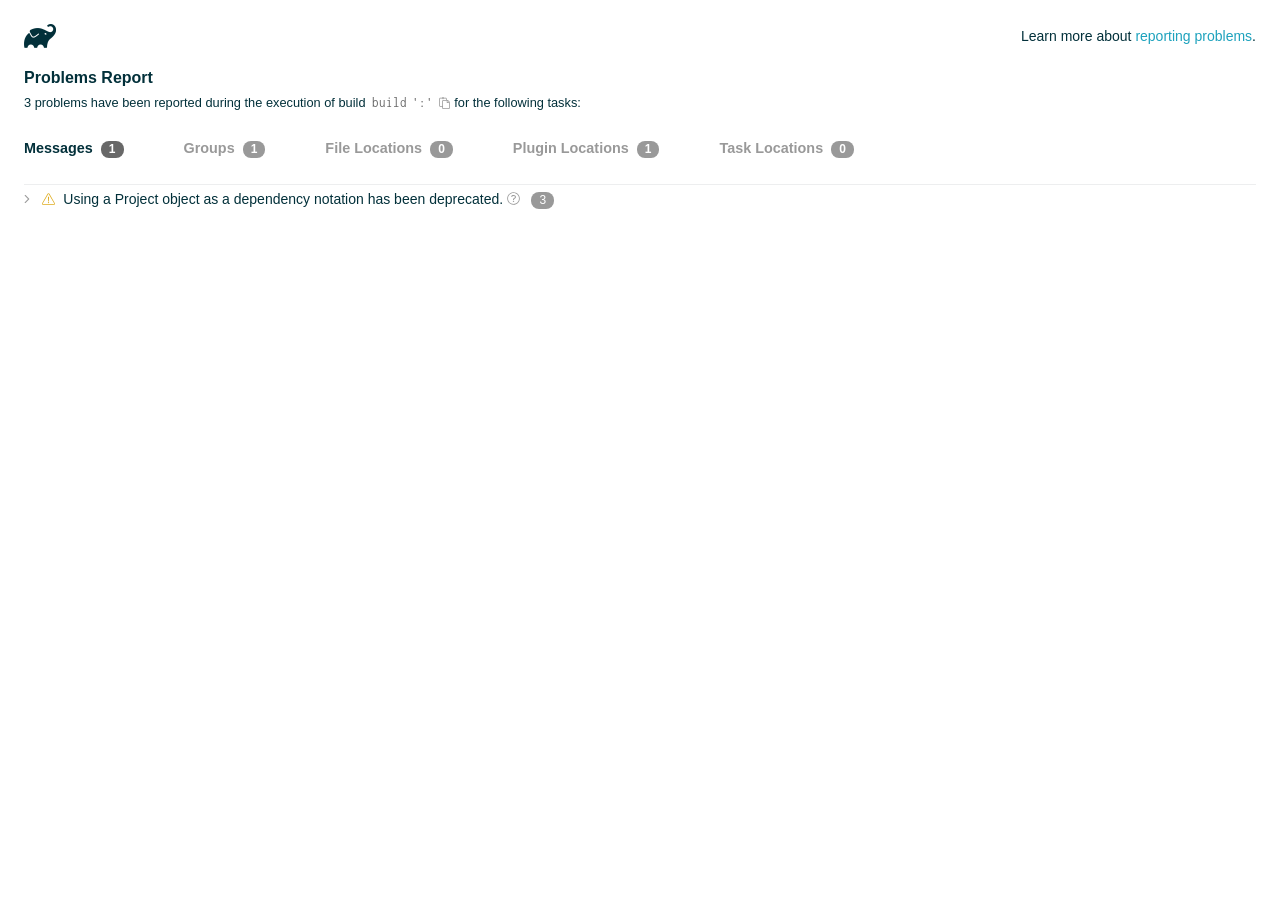
<file: android/build/reports/problems/problems-report.html>
<!DOCTYPE html>

<html lang="en">
<head>
    <!-- Required meta tags -->
    <meta charset="utf-8">
    <meta name="viewport" content="width=device-width, initial-scale=1, shrink-to-fit=no">

                    <style type="text/css">
                /*! normalize.css v7.0.0 | MIT License | github.com/necolas/normalize.css */
html {
    line-height: 1.15;
    -ms-text-size-adjust: 100%;
    -webkit-text-size-adjust: 100%
}

body {
    margin: 0
}

article, aside, footer, header, nav, section {
    display: block
}

h1 {
    font-size: 2em;
    margin: .67em 0
}

figcaption, figure, main {
    display: block
}

figure {
    margin: 1em 40px
}

hr {
    box-sizing: content-box;
    height: 0;
    overflow: visible
}

pre {
    font-family: monospace, monospace;
    font-size: 1em
}

a {
    background-color: transparent;
    -webkit-text-decoration-skip: objects
}

abbr[title] {
    border-bottom: none;
    text-decoration: underline;
    text-decoration: underline dotted
}

b, strong {
    font-weight: inherit
}

b, strong {
    font-weight: bolder
}

code, kbd, samp {
    font-family: monospace, monospace;
    font-size: 1em
}

dfn {
    font-style: italic
}

mark {
    background-color: #ff0;
    color: #000
}

small {
    font-size: 80%
}

sub, sup {
    font-size: 75%;
    line-height: 0;
    position: relative;
    vertical-align: baseline
}

sub {
    bottom: -.25em
}

sup {
    top: -.5em
}

audio, video {
    display: inline-block
}

audio:not([controls]) {
    display: none;
    height: 0
}

img {
    border-style: none
}

svg:not(:root) {
    overflow: hidden
}

button, input, optgroup, select, textarea {
    font-family: sans-serif;
    font-size: 100%;
    line-height: 1.15;
    margin: 0
}

button, input {
    overflow: visible
}

button, select {
    text-transform: none
}

[type=reset], [type=submit], button, html [type=button] {
    -webkit-appearance: button
}

[type=button]::-moz-focus-inner, [type=reset]::-moz-focus-inner, [type=submit]::-moz-focus-inner, button::-moz-focus-inner {
    border-style: none;
    padding: 0
}

[type=button]:-moz-focusring, [type=reset]:-moz-focusring, [type=submit]:-moz-focusring, button:-moz-focusring {
    outline: 1px dotted ButtonText
}

fieldset {
    padding: .35em .75em .625em
}

legend {
    box-sizing: border-box;
    color: inherit;
    display: table;
    max-width: 100%;
    padding: 0;
    white-space: normal
}

progress {
    display: inline-block;
    vertical-align: baseline
}

textarea {
    overflow: auto
}

[type=checkbox], [type=radio] {
    box-sizing: border-box;
    padding: 0
}

[type=number]::-webkit-inner-spin-button, [type=number]::-webkit-outer-spin-button {
    height: auto
}

[type=search] {
    -webkit-appearance: textfield;
    outline-offset: -2px
}

[type=search]::-webkit-search-cancel-button, [type=search]::-webkit-search-decoration {
    -webkit-appearance: none
}

::-webkit-file-upload-button {
    -webkit-appearance: button;
    font: inherit
}

details, menu {
    display: block
}

summary {
    display: list-item
}

canvas {
    display: inline-block
}

template {
    display: none
}

[hidden] {
    display: none
}

/* configuration cache styles */

.report-wrapper {
    margin: 0;
    padding: 0 24px;
}

.gradle-logo {
    width: 32px;
    height: 24px;
    background-image: url("[data-uri]");
    background-size: contain;
}

.header {
    display: flex;
    flex-wrap: wrap;
    top: 0;
    left: 0;
    width: 100%;
    padding-top: 24px;
    background-color: white;
}

.learn-more {
    margin-left: auto;
    align-self: center;
    font-size: 0.875rem;
    font-weight: normal;
}

.title {
    display: flex;
    align-items: center;
    padding: 18px 0 24px 0;
    flex: 1 0 100%;
}

.content {
    font-size: 0.875rem;
    white-space: nowrap;
}

.content ol:first-of-type {
    margin: 0;
}

.tree-btn {
    cursor: pointer;
    display: inline-block;
    width: 16px;
    height: 16px;
    background-size: contain;
    background-repeat: no-repeat;
    vertical-align: middle;
    margin-top: -0.2em;
}

.tree-btn.collapsed {
    background-image: url('data:image/svg+xml;utf8,<svg xmlns="http://www.w3.org/2000/svg" viewBox="0 0 192 512"><path d="M166.9 264.5l-117.8 116c-4.7 4.7-12.3 4.7-17 0l-7.1-7.1c-4.7-4.7-4.7-12.3 0-17L127.3 256 25.1 155.6c-4.7-4.7-4.7-12.3 0-17l7.1-7.1c4.7-4.7 12.3-4.7 17 0l117.8 116c4.6 4.7 4.6 12.3-.1 17z" fill="%23999999" stroke="%23999999"/></svg>');
}

.tree-btn.expanded {
    background-image: url('data:image/svg+xml;utf8,<svg xmlns="http://www.w3.org/2000/svg" viewBox="0 0 256 512"><path d="M119.5 326.9L3.5 209.1c-4.7-4.7-4.7-12.3 0-17l7.1-7.1c4.7-4.7 12.3-4.7 17 0L128 287.3l100.4-102.2c4.7-4.7 12.3-4.7 17 0l7.1 7.1c4.7 4.7 4.7 12.3 0 17L136.5 327c-4.7 4.6-12.3 4.6-17-.1z" fill="%23999999" stroke="%23999999"/></svg>');
}

ul .tree-btn {
    margin-right: 3px;
}

.leaf-icon {
    display: inline-block;
    width: 16px;
    height: 16px;
    background-image: url('data:image/svg+xml;utf8,<svg xmlns="http://www.w3.org/2000/svg" viewBox="0 0 256 512"><path d="M32 256 H224" stroke="%23999999" stroke-width="48" stroke-linecap="round"/></svg>');
    background-size: contain;
    background-repeat: no-repeat;
    vertical-align: middle;
    margin-top: -0.2em;
}

.invisible-text {
    user-select: all; /* Allow the text to be selectable */
    color: transparent; /* Hide the text */
    text-indent: -9999px; /* Move the text out of view */
    position: relative;
    white-space: pre; /* Preserve meaningful whitespace in the invisible text for copying */
}

.text-for-copy {
    display: inline-block;
}

.enum-icon {
    display: inline-block;
    width: 16px;
    height: 16px;
    background-image: url('data:image/svg+xml;utf8,<svg xmlns="http://www.w3.org/2000/svg" viewBox="0 0 1024 1024"><circle cx="512" cy="512" r="200" /></svg>');
    background-size: contain;
    background-repeat: no-repeat;
    vertical-align: middle;
    margin-inline-start: 0.5ex;
    margin-inline-end: 0.5ex;
    margin-top: -0.2em;
}

.error-icon {
    display: inline-block;
    width: 16px;
    height: 16px;
    background-image: url('data:image/svg+xml;utf8,<svg xmlns="http://www.w3.org/2000/svg" viewBox="0 0 320 512"><path d="M193.94 256L296.5 153.44l21.15-21.15c3.12-3.12 3.12-8.19 0-11.31l-22.63-22.63c-3.12-3.12-8.19-3.12-11.31 0L160 222.06 36.29 98.34c-3.12-3.12-8.19-3.12-11.31 0L2.34 120.97c-3.12 3.12-3.12 8.19 0 11.31L126.06 256 2.34 379.71c-3.12 3.12-3.12 8.19 0 11.31l22.63 22.63c3.12 3.12 8.19 3.12 11.31 0L160 289.94 262.56 392.5l21.15 21.15c3.12 3.12 8.19 3.12 11.31 0l22.63-22.63c3.12-3.12 3.12-8.19 0-11.31L193.94 256z" fill="%23FC461E" stroke="%23FC461E"/></svg>');
    background-size: contain;
    background-repeat: no-repeat;
    vertical-align: middle;
    margin-inline-start: 0.5ex;
    margin-inline-end: 0.5ex;
    margin-top: -0.2em;
}

.advice-icon {
    display: inline-block;
    width: 16px;
    height: 16px;
    background-image: url('data:image/svg+xml;utf8,<svg width="800px" height="800px" viewBox="-4.93 0 122.88 122.88" version="1.1" id="Layer_1" xmlns="http://www.w3.org/2000/svg" xmlns:xlink="http://www.w3.org/1999/xlink"  style="enable-background:new 0 0 113.01 122.88" xml:space="preserve"><g><path d="M44.13,102.06c-1.14,0.03-2.14-0.81-2.3-1.96c-0.17-1.2,0.64-2.31,1.82-2.54c-1.3-7.37-4.85-11.43-8.6-15.72 c-2.92-3.34-5.95-6.81-8.34-11.92c-2.35-5.03-3.64-10.23-3.6-15.63c0.05-5.4,1.42-10.96,4.4-16.71c0.02-0.04,0.04-0.07,0.06-0.11 l0,0c3.91-6.62,9.38-11.04,15.47-13.52c5.11-2.09,10.66-2.8,16.1-2.3c5.42,0.5,10.73,2.2,15.37,4.94 c5.9,3.49,10.75,8.67,13.42,15.21c1.44,3.54,2.42,7.49,2.54,11.82c0.12,4.31-0.62,8.96-2.61,13.88 c-2.66,6.59-6.18,10.68-9.47,14.51c-3.03,3.53-5.85,6.81-7.42,11.84c0.89,0.21,1.59,0.94,1.73,1.9c0.17,1.24-0.7,2.39-1.94,2.56 l-0.77,0.11c-0.14,1.09-0.23,2.26-0.27,3.51l0.25-0.04c1.24-0.17,2.39,0.7,2.56,1.94c0.17,1.24-0.7,2.39-1.94,2.56l-0.78,0.11 c0.01,0.15,0.02,0.3,0.03,0.45l0,0c0.07,0.88,0.08,1.73,0.03,2.54l0.13-0.02c1.25-0.15,2.38,0.74,2.54,1.98 c0.15,1.25-0.74,2.38-1.98,2.54l-1.68,0.21c-1.2,3.11-3.34,5.48-5.87,6.94c-1.74,1.01-3.67,1.59-5.61,1.71 c-1.97,0.12-3.96-0.25-5.78-1.13c-2.08-1.02-3.94-2.71-5.29-5.14c-0.65-0.33-1.13-0.97-1.23-1.75c-0.04-0.31-0.01-0.61,0.07-0.89 c-0.39-1.16-0.68-2.43-0.87-3.83l-0.07,0.01c-1.24,0.17-2.39-0.7-2.56-1.94c-0.17-1.24,0.7-2.39,1.94-2.56l0.54-0.08 C44.19,104.32,44.18,103.16,44.13,102.06L44.13,102.06z M2.18,58.86C1.01,58.89,0.04,57.98,0,56.81c-0.04-1.17,0.88-2.14,2.05-2.18 l8.7-0.3c1.17-0.04,2.14,0.88,2.18,2.05c0.04,1.17-0.88,2.14-2.05,2.18L2.18,58.86L2.18,58.86z M110.68,50.25 c1.16-0.12,2.2,0.73,2.32,1.89c0.12,1.16-0.73,2.2-1.89,2.32l-8.66,0.91c-1.16,0.12-2.2-0.73-2.32-1.89 c-0.12-1.16,0.73-2.2,1.89-2.32L110.68,50.25L110.68,50.25z M94.91,14.78c0.65-0.97,1.96-1.23,2.93-0.58 c0.97,0.65,1.23,1.96,0.58,2.93l-4.84,7.24c-0.65,0.97-1.96,1.23-2.93,0.58c-0.97-0.65-1.23-1.96-0.58-2.93L94.91,14.78 L94.91,14.78z M57.63,2.06c0.03-1.17,1-2.09,2.16-2.06c1.17,0.03,2.09,1,2.06,2.16l-0.22,8.7c-0.03,1.17-1,2.09-2.16,2.06 c-1.17-0.03-2.09-1-2.06-2.16L57.63,2.06L57.63,2.06z M13.88,15.53c-0.86-0.8-0.9-2.14-0.11-2.99c0.8-0.86,2.14-0.9,2.99-0.11 l6.37,5.94c0.86,0.8,0.9,2.14,0.11,2.99c-0.8,0.86-2.14,0.9-2.99,0.11L13.88,15.53L13.88,15.53z M47.88,96.95l18.49-2.63 c1.59-6.7,5.05-10.73,8.8-15.08c3.08-3.58,6.36-7.4,8.76-13.34c1.76-4.35,2.41-8.43,2.31-12.19c-0.1-3.75-0.96-7.21-2.24-10.34 c-2.3-5.63-6.51-10.11-11.65-13.15c-4.11-2.43-8.8-3.94-13.59-4.37c-4.77-0.44-9.64,0.19-14.13,2.02 c-5.26,2.15-9.99,5.97-13.39,11.72c-2.64,5.12-3.86,10.02-3.9,14.73c-0.04,4.74,1.11,9.33,3.2,13.8c2.13,4.56,4.97,7.8,7.69,10.92 C42.47,83.9,46.48,88.49,47.88,96.95L47.88,96.95z M65.62,99.02l-17.27,2.45c0.05,1.1,0.07,2.25,0.05,3.47l17.05-2.42 C65.47,101.29,65.52,100.12,65.62,99.02L65.62,99.02z M48.49,109.52c0.12,0.92,0.3,1.76,0.53,2.54l16.55-2.04 c0.11-0.86,0.13-1.77,0.05-2.74l0,0l0-0.02l-0.01-0.17L48.49,109.52L48.49,109.52z M51.37,116.36c0.64,0.67,1.35,1.19,2.1,1.55 c1.15,0.56,2.42,0.79,3.67,0.72c1.29-0.08,2.57-0.47,3.74-1.15c1.1-0.64,2.09-1.53,2.88-2.65L51.37,116.36L51.37,116.36z"/></g></svg>');
    background-size: contain;
    background-repeat: no-repeat;
    vertical-align: middle;
    margin-inline-start: 0.5ex;
    margin-inline-end: 0.5ex;
    margin-top: -0.2em;
}

.warning-icon {
    display: inline-block;
    width: 13px;
    height: 13px;
    background-image: url('data:image/svg+xml;utf8,<svg xmlns="http://www.w3.org/2000/svg" viewBox="0 0 576 512"><path d="M270.2 160h35.5c3.4 0 6.1 2.8 6 6.2l-7.5 196c-.1 3.2-2.8 5.8-6 5.8h-20.5c-3.2 0-5.9-2.5-6-5.8l-7.5-196c-.1-3.4 2.6-6.2 6-6.2zM288 388c-15.5 0-28 12.5-28 28s12.5 28 28 28 28-12.5 28-28-12.5-28-28-28zm281.5 52L329.6 24c-18.4-32-64.7-32-83.2 0L6.5 440c-18.4 31.9 4.6 72 41.6 72H528c36.8 0 60-40 41.5-72zM528 480H48c-12.3 0-20-13.3-13.9-24l240-416c6.1-10.6 21.6-10.7 27.7 0l240 416c6.2 10.6-1.5 24-13.8 24z" fill="%23DEAD22" stroke="%23DEAD22"/></svg>');
    background-size: contain;
    background-repeat: no-repeat;
    vertical-align: middle;
    margin-inline-start: 0.3ex;
    margin-inline-end: 1.1ex;
    margin-top: -0.1em;
}

.documentation-button {
    cursor: pointer;
    display: inline-block;
    width: 13px;
    height: 13px;
    background-image: url('data:image/svg+xml;utf8,<svg xmlns="http://www.w3.org/2000/svg" viewBox="0 0 512 512"><path d="M256 340c-15.464 0-28 12.536-28 28s12.536 28 28 28 28-12.536 28-28-12.536-28-28-28zm7.67-24h-16c-6.627 0-12-5.373-12-12v-.381c0-70.343 77.44-63.619 77.44-107.408 0-20.016-17.761-40.211-57.44-40.211-29.144 0-44.265 9.649-59.211 28.692-3.908 4.98-11.054 5.995-16.248 2.376l-13.134-9.15c-5.625-3.919-6.86-11.771-2.645-17.177C185.658 133.514 210.842 116 255.67 116c52.32 0 97.44 29.751 97.44 80.211 0 67.414-77.44 63.849-77.44 107.408V304c0 6.627-5.373 12-12 12zM256 40c118.621 0 216 96.075 216 216 0 119.291-96.61 216-216 216-119.244 0-216-96.562-216-216 0-119.203 96.602-216 216-216m0-32C119.043 8 8 119.083 8 256c0 136.997 111.043 248 248 248s248-111.003 248-248C504 119.083 392.957 8 256 8z" fill="%23999999" stroke="%23999999"/></svg>');
    background-size: contain;
    background-repeat: no-repeat;
    vertical-align: middle;
    margin-inline-start: 0.5ex;
    margin-inline-end: 0.5ex;
    margin-top: -0.2em;
}

.documentation-button::selection {
    color: transparent;
}

.documentation-button:hover {
    color: transparent;
}

.copy-button {
    cursor: pointer;
    display: inline-block;
    width: 12px;
    height: 12px;
    background-image: url('data:image/svg+xml;utf8,<svg xmlns="http://www.w3.org/2000/svg" viewBox="0 0 448 512"><path d="M433.941 193.941l-51.882-51.882A48 48 0 0 0 348.118 128H320V80c0-26.51-21.49-48-48-48h-66.752C198.643 13.377 180.858 0 160 0s-38.643 13.377-45.248 32H48C21.49 32 0 53.49 0 80v288c0 26.51 21.49 48 48 48h80v48c0 26.51 21.49 48 48 48h224c26.51 0 48-21.49 48-48V227.882a48 48 0 0 0-14.059-33.941zm-22.627 22.627a15.888 15.888 0 0 1 4.195 7.432H352v-63.509a15.88 15.88 0 0 1 7.431 4.195l51.883 51.882zM160 30c9.941 0 18 8.059 18 18s-8.059 18-18 18-18-8.059-18-18 8.059-18 18-18zM48 384c-8.822 0-16-7.178-16-16V80c0-8.822 7.178-16 16-16h66.752c6.605 18.623 24.389 32 45.248 32s38.643-13.377 45.248-32H272c8.822 0 16 7.178 16 16v48H176c-26.51 0-48 21.49-48 48v208H48zm352 96H176c-8.822 0-16-7.178-16-16V176c0-8.822 7.178-16 16-16h144v72c0 13.2 10.8 24 24 24h72v208c0 8.822-7.178 16-16 16z" fill="%23999999" stroke="%23999999"/></svg>');
    background-size: contain;
    background-repeat: no-repeat;
    vertical-align: middle;
    margin-inline-start: 0.5ex;
    margin-top: -0.2em;
}

.groups{
    display: flex;
    border-bottom: 1px solid #EDEEEF;
    flex: 1 0 100%;
}

.uncategorized {
    display: flex;
    border-top: 4px solid #EDEEEF;
    flex: 1 0 100%;
}

.group-selector {
    padding: 0 52px 24px 0;
    font-size: 0.9rem;
    font-weight: bold;
    color: #999999;
    cursor: pointer;
}

.group-selector__count {
    margin: 0 8px;
    border-radius: 8px;
    background-color: #999;
    color: #fff;
    padding: 1px 8px 2px;
    font-size: 0.75rem;
}

.group-selector--active {
    color: #02303A;
    cursor: auto;
}

.group-selector--active .group-selector__count {
    background-color: #686868;
}

.group-selector--disabled {
    cursor: not-allowed;
}

.accordion-header {
    cursor: pointer;
}

.container {
    padding-left: 0.5em;
    padding-right: 0.5em;
}

.stacktrace {
    border-radius: 4px;
    overflow-x: auto;
    padding: 0.5rem;
    margin-bottom: 0;
    min-width: 1000px;
}

/* Lato (bold, regular) */
@font-face {
    font-display: swap;
    font-family: Lato;
    font-weight: 500;
    font-style: normal;
    src: url("https://assets.gradle.com/lato/fonts/lato-semibold/lato-semibold.woff2") format("woff2"),
    url("https://assets.gradle.com/lato/fonts/lato-semibold/lato-semibold.woff") format("woff");
}

@font-face {
    font-display: swap;
    font-family: Lato;
    font-weight: bold;
    font-style: normal;
    src: url("https://assets.gradle.com/lato/fonts/lato-bold/lato-bold.woff2") format("woff2"),
    url("https://assets.gradle.com/lato/fonts/lato-bold/lato-bold.woff") format("woff");
}

* {
    -webkit-box-sizing: border-box;
    -moz-box-sizing: border-box;
    box-sizing: border-box;
}

html,
body {
    margin: 0;
    padding: 0;
}

html {
    font-family: "Lato", "Helvetica Neue", Arial, sans-serif;
    font-size: 16px;
    font-weight: 400;
    line-height: 1.5;
}

body {
    color: #02303A;
    background-color: #ffffff;
    -webkit-text-size-adjust: 100%;
    -ms-text-size-adjust: 100%;
    -webkit-font-smoothing: antialiased;
}


/* typography */
h1, h2, h3, h4, h5, h6 {
    color: #02303A;
    text-rendering: optimizeLegibility;
    margin: 0;
}

h1 {
    font-size: 1rem;
}

h2 {
    font-size: 0.9rem;
}

h3 {
    font-size: 1.125rem;
}

h4, h5, h6 {
    font-size: 0.875rem;
}

h1 code {
    font-weight: bold;
}

ul, ol, dl {
    list-style-position: outside;
    line-height: 1.6;
    padding: 0;
    margin: 0 0 0 20px;
    list-style-type: none;
}

li {
    line-height: 2;
}

a {
    color: #1DA2BD;
    text-decoration: none;
    transition: all 0.3s ease, visibility 0s;
}

a:hover {
    color: #35c1e4;
}

/* code */
code, pre {
    font-family: Inconsolata, Monaco, "Courier New", monospace;
    font-style: normal;
    font-variant-ligatures: normal;
    font-variant-caps: normal;
    font-variant-numeric: normal;
    font-variant-east-asian: normal;
    font-weight: normal;
    font-stretch: normal;
    color: #686868;
}

*:not(pre) > code {
    letter-spacing: 0;
    padding: 0.1em 0.5ex;
    text-rendering: optimizeSpeed;
    word-spacing: -0.15em;
    word-wrap: break-word;
}

pre {
    font-size: 0.75rem;
    line-height: 1.8;
    margin-top: 0;
    margin-bottom: 1.5em;
    padding: 1rem;
}

pre code {
    background-color: transparent;
    color: inherit;
    line-height: 1.8;
    font-size: 100%;
    padding: 0;
}

a code {
    color: #1BA8CB;
}

pre.code, pre.programlisting, pre.screen, pre.tt {
    background-color: #f7f7f8;
    border-radius: 4px;
    font-size: 1em;
    line-height: 1.45;
    margin-bottom: 1.25em;
    overflow-x: auto;
    padding: 1rem;
}

li em, p em {
    padding: 0 1px;
}

code em, tt em {
    text-decoration: none;
}

code + .copy-button {
    margin-inline-start: 0.2ex;
}

.java-exception {
    font-size: 0.75rem;
    padding-left: 24px;
}

.java-exception ul {
    margin: 0;
    line-height: inherit;
}

.java-exception code {
    white-space: pre;
}

.java-exception-part-toggle {
    user-select: none;
    cursor: pointer;
    border-radius: 2px;
    padding: 0.1em 0.2em;
    background: azure;
    color: #686868;
}

.problem-detail {
    color: #02303A;
    font-size: 14px;
    margin: 0;
    padding: 0;
}

                </style>
    <!-- Inconsolata is used as a default monospace font in the report. -->
    <link rel="stylesheet" href="https://fonts.googleapis.com/css?family=Inconsolata:400,700" />

    <title>Gradle Configuration Cache</title>
</head>
<body>

<div id="playground"></div>

<div class="report" id="report">
    Loading...
</div>

<script type="text/javascript">
function configurationCacheProblems() { return (
// begin-report-data
{"diagnostics":[{"problemId":[{"name":"deprecation","displayName":"Deprecation"},{"name":"using-a-project-object-as-a-dependency-notation","displayName":"Using a Project object as a dependency notation has been deprecated."}],"severity":"WARNING","contextualLabel":"Using a Project object as a dependency notation has been deprecated.","problemDetails":"This will fail with an error in Gradle 10.","documentationLink":"https://docs.gradle.org/9.7.1/userguide/upgrading_version_9.html#dependency_project_notation","locations":[{"pluginId":"com.android.internal.application"}],"solutions":["Please use the project(String) method on DependencyHandler or the createProjectDependency(String) method on DependencyFactory instead."]},{"problemId":[{"name":"deprecation","displayName":"Deprecation"},{"name":"using-a-project-object-as-a-dependency-notation","displayName":"Using a Project object as a dependency notation has been deprecated."}],"severity":"WARNING","contextualLabel":"Using a Project object as a dependency notation has been deprecated.","problemDetails":"This will fail with an error in Gradle 10.","documentationLink":"https://docs.gradle.org/9.7.1/userguide/upgrading_version_9.html#dependency_project_notation","locations":[{"pluginId":"com.android.internal.application"}],"solutions":["Please use the project(String) method on DependencyHandler or the createProjectDependency(String) method on DependencyFactory instead."]},{"problemId":[{"name":"deprecation","displayName":"Deprecation"},{"name":"using-a-project-object-as-a-dependency-notation","displayName":"Using a Project object as a dependency notation has been deprecated."}],"severity":"WARNING","contextualLabel":"Using a Project object as a dependency notation has been deprecated.","problemDetails":"This will fail with an error in Gradle 10.","documentationLink":"https://docs.gradle.org/9.7.1/userguide/upgrading_version_9.html#dependency_project_notation","locations":[{"pluginId":"com.android.internal.application"}],"solutions":["Please use the project(String) method on DependencyHandler or the createProjectDependency(String) method on DependencyFactory instead."]}],"problemsReport":{"totalProblemCount":3,"buildName":"build ':'","requestedTasks":"","documentationLink":"https://docs.gradle.org/9.7.1/userguide/reporting_problems.html","summaries":[]}}
// end-report-data
);}
</script>
                <script type="text/javascript">
                !function(n,t){"object"==typeof exports&&"object"==typeof module?module.exports=t():"function"==typeof define&&define.amd?define([],t):"object"==typeof exports?exports["configuration-cache-report"]=t():n["configuration-cache-report"]=t()}(globalThis,()=>{return void 0===Math.imul&&(Math.imul=function(n,t){return(4294901760&n)*(65535&t)+(65535&n)*(0|t)|0}),void 0===ArrayBuffer.isView&&(ArrayBuffer.isView=function(n){return null!=n&&null!=n.__proto__&&n.__proto__.__proto__===Int8Array.prototype.__proto__}),void 0===Array.prototype.fill&&Object.defineProperty(Array.prototype,"fill",{value:function(n){if(null==this)throw new TypeError("this is null or not defined");for(var t=Object(this),r=t.length>>>0,i=0|arguments[1],e=i<0?Math.max(r+i,0):Math.min(i,r),u=arguments[2],o=void 0===u?r:0|u,s=o<0?Math.max(r+o,0):Math.min(o,r);e<s;)t[e]=n,e++;return t}}),[Int8Array,Int16Array,Uint16Array,Int32Array,Float32Array,Float64Array].forEach(function(n){void 0===n.prototype.fill&&Object.defineProperty(n.prototype,"fill",{value:Array.prototype.fill})}),void 0===Math.clz32&&(Math.clz32=(n=Math.log,t=Math.LN2,function(r){var i=r>>>0;return 0===i?32:31-(n(i)/t|0)|0})),globalThis["org.gradle.buildtool.internal:configuration-cache-report"]=function(n){"use strict";var t,r,i,e,u,o,s,f,c,a,h,l,_,v,g,d,b,w,p,m,k,y,q,B,C,x,z,P,S,I,j,T,L,E,M,N,A,F,D,O,H,R,$,G,U,K,Q,V,W,Y,Z,J,X,nn,tn,rn,en,un,on,sn,fn,cn,an,hn,ln,_n,vn,gn,dn,bn,wn,pn,mn,kn,yn,qn,Bn,Cn,xn,zn,Pn,Sn,In,jn,Tn,Ln,En,Mn=Math.imul,Nn=ArrayBuffer.isView,An=Math.clz32;function Fn(){}function Dn(){}function On(){}function Hn(n,t,r,i,e,u,o){return t=t===w?", ":t,r=r===w?"":r,i=i===w?"":i,e=e===w?-1:e,u=u===w?"...":u,o=o===w?null:o,function(n,t,r,i,e,u,o,s){r=r===w?", ":r,i=i===w?"":i,e=e===w?"":e,u=u===w?-1:u,o=o===w?"...":o,s=s===w?null:s,t.e(i);var f=0,c=0,a=n.length;n:for(;c<a;){var h=n[c];if(c=c+1|0,(f=f+1|0)>1&&t.e(r),!(u<0||f<=u))break n;Ju(t,h,s)}return u>=0&&f>u&&t.e(o),t.e(e),t}(n,Je(),t,r,i,e,u,o).toString()}function Rn(n,t){if(!(t>=0))throw ye(br("Requested element count "+t+" is less than zero."));return function(n,t){if(!(t>=0))throw ye(br("Requested element count "+t+" is less than zero."));if(0===t)return Cu();if(t>=n.length)return function(n){var t;switch(n.length){case 0:t=Cu();break;case 1:t=Zr(n[0]);break;default:t=Hr(n.slice())}return t}(n);if(1===t)return Zr(n[0]);var r=function(n,t,r){return S.p1(0,r,n.length),n.slice(0,r)}(n,0,t);return Hr(r)}(n,st(n.length-t|0,0))}function $n(n){return n.length-1|0}function Gn(n,t,r,i,e,u,o){return t=t===w?", ":t,r=r===w?"":r,i=i===w?"":i,e=e===w?-1:e,u=u===w?"...":u,o=o===w?null:o,Un(n,Je(),t,r,i,e,u,o).toString()}function Un(n,t,r,i,e,u,o,s){r=r===w?", ":r,i=i===w?"":i,e=e===w?"":e,u=u===w?-1:u,o=o===w?"...":o,s=s===w?null:s,t.e(i);var f=0,c=n.g();n:for(;c.h();){var a=c.i();if((f=f+1|0)>1&&t.e(r),!(u<0||f<=u))break n;Ju(t,a,s)}return u>=0&&f>u&&t.e(o),t.e(e),t}function Kn(n){return new ot(n)}function Qn(n){if(n.j())throw Le("List is empty.");return n.k(0)}function Vn(n,t){var r;if(!(t>=0))throw ye(br("Requested element count "+t+" is less than zero."));if(0===t)return Wn(n);if(Ar(n,wt)){var i=n.l()-t|0;if(i<=0)return Cu();if(1===i)return Zr(function(n){if(Ar(n,bt))return ut(n);var t=n.g();if(!t.h())throw Le("Collection is empty.");for(var r=t.i();t.h();)r=t.i();return r}(n));if(r=gi(i),Ar(n,bt)){if(Ar(n,he)){var e=t,u=n.l();if(e<u)do{var o=e;e=e+1|0,r.f(n.k(o))}while(e<u)}else for(var s=n.m(t);s.h();){var f=s.i();r.f(f)}return r}}else r=vi();for(var c=0,a=n.g();a.h();){var h=a.i();c>=t?r.f(h):c=c+1|0}return xu(r)}function Wn(n){if(Ar(n,wt)){var t;switch(n.l()){case 0:t=Cu();break;case 1:t=Zr(Ar(n,bt)?n.k(0):n.g().i());break;default:t=tt(n)}return t}return xu(rt(n))}function Yn(n){return n.j()?null:n.k(0)}function Zn(n,t){var r=gi(n.l()+1|0);return r.q(n),r.f(t),r}function Jn(n,t){if(Ar(t,wt)){var r=gi(n.l()+t.l()|0);return r.q(n),r.q(t),r}var i=di(n);return ju(i,t),i}function Xn(n){if(Ar(n,wt)){var t;switch(n.l()){case 0:t=Ou();break;case 1:t=Xr(Ar(n,bt)?n.k(0):n.g().i());break;default:t=et(n,(r=n.l(),i=gr(yr(ae)),function(n,t,r){Ni(n,1,r),ae.call(r)}(r,0,i),i))}return t}var r,i;return function(n){switch(n.l()){case 0:return Ou();case 1:return Xr(n.g().i());default:return n}}(et(n,ce()))}function nt(n,t){if(!(t>=0))throw ye(br("Requested element count "+t+" is less than zero."));if(0===t)return Cu();var r=n.l();if(t>=r)return Wn(n);if(1===t)return Zr(ut(n));var i=gi(t);if(Ar(n,he)){var e=r-t|0;if(e<r)do{var u=e;e=e+1|0,i.f(n.k(u))}while(e<r)}else for(var o=n.m(r-t|0);o.h();){var s=o.i();i.f(s)}return i}function tt(n){return di(n)}function rt(n){return Ar(n,wt)?tt(n):et(n,vi())}function it(n,t){if(Ar(n,wt)){if(n.l()<=1)return Wn(n);var r=ni(n),i=Fr(r)?r:zr();return function(n,t){n.length>1&&pi(n,t)}(i,t),Hr(i)}var e=rt(n);return ti(e,t),e}function et(n,t){for(var r=n.g();r.h();){var i=r.i();t.f(i)}return t}function ut(n){if(n.j())throw Le("List is empty.");return n.k(zu(n))}function ot(n){this.r_1=n}function st(n,t){return n<t?t:n}function ft(n,t){return n>t?t:n}function ct(n,t){return new Nu(n,t)}function at(n){var t=n.g();if(!t.h())return Cu();var r=t.i();if(!t.h())return Zr(r);var i=vi();for(i.f(r);t.h();)i.f(t.i());return i}function ht(n,t){this.u_1=n,this.v_1=t}function lt(n){return n}function _t(n,t){return n-t|0}function vt(n){return n}function gt(n){return String.fromCharCode(n)}function dt(){}function bt(){}function wt(){}function pt(){}function mt(){}function kt(){}function yt(){}function qt(n,t){this.d1_1=n,this.e1_1=t}function Bt(n){return(null==n?null:br(n))??"null"}function Ct(){t=this,this.g1_1=new xt(0,-2147483648),this.h1_1=new xt(-1,2147483647),this.i1_1=8,this.j1_1=64}function xt(n,r){null==t&&new Ct,On.call(this),this.k1_1=n,this.l1_1=r}function zt(){}function Pt(){return Tt(),r}function St(){return Tt(),i}function It(){return Tt(),e}function jt(){return Tt(),u}function Tt(){s||(s=!0,r=new ArrayBuffer(8),i=new Float64Array(Pt()),new Float32Array(Pt()),e=new Int32Array(Pt()),St()[0]=-1,u=0!==It()[0]?1:0,o=1-jt()|0)}function Lt(){return ir(),f}function Et(){return ir(),c}function Mt(){return ir(),a}function Nt(){return ir(),l}function At(){return ir(),_}function Ft(n,t){if(ir(),Rt(n,t))return 0;var r=Gt(n),i=Gt(t);return r&&!i?-1:!r&&i?1:Gt(Ut(n,t))?-1:1}function Dt(n){return ir(),n.k1_1}function Ot(n){return ir(),4294967296*n.l1_1+function(n){return ir(),n.k1_1>=0?n.k1_1:4294967296+n.k1_1}(n)}function Ht(n,t){if(ir(),Kt(n))return"0";if(Gt(n)){if(Rt(n,Nt())){var r=$t(t),i=Xt(n,r),e=Dt(Ut(Qt(i,r),n));return Ht(i,t)+e.toString(t)}return"-"+Ht(Vt(n),t)}for(var u=2===t?31:t<=10?9:t<=21?7:t<=35?6:5,o=Wt(Math.pow(t,u)),s=n,f="";;){var c=Xt(s,o),a=Dt(Ut(s,Qt(c,o))).toString(t);if(Kt(s=c))return a+f;for(;a.length<u;)a="0"+a;f=a+f}}function Rt(n,t){return ir(),n.l1_1===t.l1_1&&n.k1_1===t.k1_1}function $t(n){return ir(),new xt(n,n<0?-1:0)}function Gt(n){return ir(),n.l1_1<0}function Ut(n,t){return ir(),Yt(n,Vt(t))}function Kt(n){return ir(),0===n.l1_1&&0===n.k1_1}function Qt(n,t){if(ir(),Kt(n))return Lt();if(Kt(t))return Lt();if(Rt(n,Nt()))return Zt(t)?Nt():Lt();if(Rt(t,Nt()))return Zt(n)?Nt():Lt();if(Gt(n))return Gt(t)?Qt(Vt(n),Vt(t)):Vt(Qt(Vt(n),t));if(Gt(t))return Vt(Qt(n,Vt(t)));if(Jt(n,At())&&Jt(t,At()))return Wt(Ot(n)*Ot(t));var r=n.l1_1>>>16|0,i=65535&n.l1_1,e=n.k1_1>>>16|0,u=65535&n.k1_1,o=t.l1_1>>>16|0,s=65535&t.l1_1,f=t.k1_1>>>16|0,c=65535&t.k1_1,a=0,h=0,l=0,_=0;return l=l+((_=_+Mn(u,c)|0)>>>16|0)|0,_&=65535,h=(h=h+((l=l+Mn(e,c)|0)>>>16|0)|0)+((l=(l&=65535)+Mn(u,f)|0)>>>16|0)|0,l&=65535,a=(a=(a=a+((h=h+Mn(i,c)|0)>>>16|0)|0)+((h=(h&=65535)+Mn(e,f)|0)>>>16|0)|0)+((h=(h&=65535)+Mn(u,s)|0)>>>16|0)|0,h&=65535,a=a+(((Mn(r,c)+Mn(i,f)|0)+Mn(e,s)|0)+Mn(u,o)|0)|0,new xt(l<<16|_,(a&=65535)<<16|h)}function Vt(n){return ir(),Yt(function(n){return ir(),new xt(~n.k1_1,~n.l1_1)}(n),new xt(1,0))}function Wt(n){if(ir(),(t=n)!=t)return Lt();if(n<=-0x8000000000000000)return Nt();if(n+1>=0x8000000000000000)return ir(),h;if(n<0)return Vt(Wt(-n));var t,r=4294967296;return new xt(n%r|0,n/r|0)}function Yt(n,t){ir();var r=n.l1_1>>>16|0,i=65535&n.l1_1,e=n.k1_1>>>16|0,u=65535&n.k1_1,o=t.l1_1>>>16|0,s=65535&t.l1_1,f=t.k1_1>>>16|0,c=0,a=0,h=0,l=0;return c=(c=c+((a=(a=a+((h=(h=h+((l=l+(u+(65535&t.k1_1)|0)|0)>>>16|0)|0)+(e+f|0)|0)>>>16|0)|0)+(i+s|0)|0)>>>16|0)|0)+(r+o|0)|0,new xt((h&=65535)<<16|(l&=65535),(c&=65535)<<16|(a&=65535))}function Zt(n){return ir(),!(1&~n.k1_1)}function Jt(n,t){return ir(),Ft(n,t)<0}function Xt(n,t){if(ir(),Kt(t))throw Ie("division by zero");if(Kt(n))return Lt();if(Rt(n,Nt())){if(Rt(t,Et())||Rt(t,Mt()))return Nt();if(Rt(t,Nt()))return Et();var r=function(n){ir();return new xt(n.k1_1>>>1|n.l1_1<<31,n.l1_1>>1)}(n),i=function(n){ir();return new xt(n.k1_1<<1,n.l1_1<<1|n.k1_1>>>31)}(Xt(r,t));return Rt(i,Lt())?Gt(t)?Et():Mt():Yt(i,Xt(Ut(n,Qt(t,i)),t))}if(Rt(t,Nt()))return Lt();if(Gt(n))return Gt(t)?Xt(Vt(n),Vt(t)):Vt(Xt(Vt(n),t));if(Gt(t))return Vt(Xt(n,Vt(t)));for(var e=Lt(),u=n;tr(u,t);){for(var o=Ot(u)/Ot(t),s=Math.max(1,Math.floor(o)),f=Math.ceil(Math.log(s)/Math.LN2),c=f<=48?1:Math.pow(2,f-48),a=Wt(s),h=Qt(a,t);Gt(h)||nr(h,u);)h=Qt(a=Wt(s-=c),t);Kt(a)&&(a=Et()),e=Yt(e,a),u=Ut(u,h)}return e}function nr(n,t){return ir(),Ft(n,t)>0}function tr(n,t){return ir(),Ft(n,t)>=0}function rr(n){return ir(),null!=n&&function(n){return ir(),Nr(n)&&"LongArray"===n.$type$}(n)}function ir(){v||(v=!0,f=$t(0),c=$t(1),a=$t(-1),h=new xt(-1,2147483647),l=new xt(0,-2147483648),_=$t(16777216),new Ve(Array,"LongArray",rr))}function er(n,t){return ur(n)?or(n,t):n.b(t)}function ur(n){return"string"==typeof n}function or(n,t){return n.charCodeAt(t)}function sr(n){return ur(n)?n.length:n.a()}function fr(n,t,r){return ur(n)?uu(n,t,r):n.c(t,r)}function cr(n){return br(n)}function ar(n,t){var r;switch(typeof n){case"number":r="number"==typeof t?hr(n,t):t instanceof xt?hr(n,Ot(t)):lr(n,t);break;case"string":case"boolean":case"bigint":r=lr(n,t);break;default:r=function(n,t){return n.d(t)}(n,t)}return r}function hr(n,t){var r;if(n<t)r=-1;else if(n>t)r=1;else if(n===t){var i;if(0!==n)i=0;else{var e=1/n;i=e===1/t?0:e<0?-1:1}r=i}else r=n!=n?t!=t?0:1:-1;return r}function lr(n,t){return n<t?-1:n>t?1:0}function _r(n){if(!("kotlinHashCodeValue$"in n)){var t=vr(),r=new Object;r.value=t,r.enumerable=!1,Object.defineProperty(n,"kotlinHashCodeValue$",r)}return n.kotlinHashCodeValue$}function vr(){return 4294967296*Math.random()|0}function gr(n){return n=n===w?null:n,Object.create(n)}function dr(n,t,r,i,e){return Object.defineProperty(n,t,{configurable:!0,get:r,set:i,enumerable:e})}function br(n){return null==n?"null":function(n){return Nr(n)||Nn(n)}(n)?"[...]":"function"!=typeof n.toString?function(n){return Object.prototype.toString.call(n)}(n):n.toString()}function wr(n,t){return null==n?null==t:null!=t&&("object"==typeof n&&"function"==typeof n.equals?n.equals(t):n!=n?t!=t:"number"==typeof n&&"number"==typeof t?n===t&&(0!==n||1/n==1/t):n===t)}function pr(n){if(null==n)return 0;var t,r=typeof n;switch(r){case"object":t="function"==typeof n.hashCode?n.hashCode():_r(n);break;case"function":t=_r(n);break;case"number":t=function(n){return Tt(),(0|n)===n?Er(n):(St()[0]=n,Mn(It()[Tt(),o],31)+It()[jt()]|0)}(n);break;case"boolean":t=n?1231:1237;break;case"string":t=mr(String(n));break;case"bigint":t=function(n){for(var t,r=BigInt(32),i=BigInt(4294967295),e=(t=n)<0?-t:t,u=0,o=n<0?-1:1;0!=e;){var s=Number(e&i);u=Mn(31,u)+s|0,e>>=r}return Mn(u,o)}(n);break;case"symbol":t=function(n){var t,r=(t=n,Symbol.keyFor(t)!=w?(g===w&&(g=new Map),g):(d===w&&(d=new WeakMap),d)),i=r.get(n);if(i!==w)return i;var e=vr();return r.set(n,e),e}(n);break;default:t=function(){throw new Error("Unexpected typeof `"+r+"`")}()}return t}function mr(n){var t=0,r=0,i=n.length-1|0;if(r<=i)do{var e=r;r=r+1|0;var u=n.charCodeAt(e);t=Mn(t,31)+u|0}while(e!==i);return t}function kr(n,t){null!=Error.captureStackTrace?Error.captureStackTrace(n,t):n.stack=(new Error).stack}function yr(n){return n.prototype}function qr(n){return n===w}function Br(n,t,r){Cr(n,"message",function(n,t){return qr(n)?qr(t)?n:(null==t?null:t.toString())??w:n??w}(t,r)),Cr(n,"cause",r),Cr(n,"name",Object.getPrototypeOf(n).constructor.name)}function Cr(n,t,r){Object.defineProperty(n,t,{configurable:!0,writable:!0,value:r})}function xr(){throw Re()}function zr(){throw Ke()}function Pr(n){var t;return null==n?function(){throw Ge()}():t=n,t}function Sr(n,t,r,i,e,u,o,s){Ir("class",n,t,r,i,e,u,o,s)}function Ir(n,t,r,i,e,u,o,s,f){null!=e&&(t.prototype=Object.create(e.prototype),t.prototype.constructor=t);var c=function(n,t,r,i,e,u){return{kind:n,simpleName:t,associatedObjectKey:i,associatedObjects:e,suspendArity:u,$kClass$:w,defaultConstructor:r}}(n,r,i,s,f,o);t.$metadata$=c;var a=t.prototype;if(null!=u)for(var h=0,l=u.length;h<l;){var _=u[h];h=h+1|0,Object.assign(a,_.prototype),a[_.Symbol]=!0}"interface"===n&&(t.Symbol="#__interface_"+(b===w&&(b=0),b=b+1|0))}function jr(n,t,r,i,e,u,o,s){Ir("object",n,t,r,i,e,u,o,s)}function Tr(n,t,r,i,e,u,o,s){Ir("interface",n,t,r,i,e,u,o,s)}function Lr(n,t,r,i){jr(n,"Companion",w,t,r,i,w,w)}function Er(n){var t;return t=n instanceof xt?Dt(n):function(n){return n>2147483647?2147483647:n<-2147483648?-2147483648:0|n}(n),t}function Mr(n,t){return new Vu(n,t)}function Nr(n){return Array.isArray(n)}function Ar(n,t){return!0===n[t.Symbol]}function Fr(n){return!!Nr(n)&&!n.$type$}function Dr(n){var t=typeof n;return"string"===t||"boolean"===t||function(n){return"number"==typeof n||n instanceof xt}(n)||Ar(n,Dn)}function Or(n){return"string"==typeof n||Ar(n,Fn)}function Hr(n){return new wi(n)}function Rr(n,t,r){for(var i=new Int32Array(r),e=0,u=0,o=0,s=0,f=n.length;s<f;){var c=or(n,s);s=s+1|0;var a=t[vt(c)];if(u|=(31&a)<<o,a<32){var h=e;e=h+1|0,i[h]=u,u=0,o=0}else o=o+5|0}return i}function $r(n,t){for(var r=0,i=n.length-1|0,e=-1,u=0;r<=i;)if(t>(u=n[e=(r+i|0)/2|0]))r=e+1|0;else{if(t===u)return e;i=e-1|0}return e-(t<u?1:0)|0}function Gr(){p=this;var n="ABCDEFGHIJKLMNOPQRSTUVWXYZabcdefghijklmnopqrstuvwxyz0123456789+/",t=new Int32Array(128),r=0,i=sr(n)-1|0;if(r<=i)do{var e=r;r=r+1|0,t[vt(or(n,e))]=e}while(r<=i);var u=Rr("[base64]/DxENVNU+B9zCwBwBPPCkDPNnBPqDYY1R8B7FkFgTgwGgwUwmBgKwBuBScmEP/BPPPPPPrBP8B7F1B/ErBqC6B7BiBmBfQsBUwCw/KwqIwLwETPcPjQgJxFgBlBsD",t,222),o=new Int32Array(u.length),s=0,f=u.length-1|0;if(s<=f)do{var c=s;s=s+1|0,o[c]=0===c?u[c]:o[c-1|0]+u[c]|0}while(s<=f);this.q1_1=o,this.r1_1=Rr("[base64]/BPPPPPPBPf4FrBjEhBpC3B5BKaWPrBOwCk/KsCuLqDHPbPxPsFtEaaqDL",t,222),this.s1_1=Rr("[base64]//v+85BkwvoIsgoyI4yguI0whiwEowri4CoghsJowgqYowgm4DkwgsY/nwnzPowhmYkg6wI8yggZswikwHgxgmIoxgqYkwgk4DkxgmIkgoioBsgssoBgzgyI8g9gL8g9kI0wgwJoxgkoC0wgioFkw/[base64]//3q16B///q1qBH/qlqq9Bholqq9B1i00a1q10qD1op1HkwmigEigiy6Cptogq1Bixo1kDq7/j00B2qgoBWGFm1lz50B6s5q1+BGWhggzhwBFFhgk4//Bo2jigE8wguI8wguI8wgugUog1qoB4qjmIwwi2KgkYHHH4lBgiFWkgIWoghssMmz5smrBZ3q1y50B5sm7gzBtz1smzB5smz50BqzqtmzB5sgzqzBF2/9//5BowgoIwmnkzPkwgk4C8ys65BkgoqI0wgy6FghquZo2giY0ghiIsgh24B4ghsQ8QF/v1q1OFs0O8iCHHF1qggz/B8wg6Iznv+//B08QgohsjK0QGFk7hsQ4gB",t,222)}function Ur(){return null==p&&new Gr,p}function Kr(){m=this,this.t1_1=new Int32Array([170,186,688,704,736,837,890,7468,7544,7579,8305,8319,8336,8560,9424,11388,42652,42864,43e3,43868]),this.u1_1=new Int32Array([1,1,9,2,5,1,1,63,1,37,1,1,13,16,26,2,2,1,2,4])}function Qr(){return null==m&&new Kr,m}function Vr(){}function Wr(){}function Yr(n){return function(n){if(n.j())return[];for(var t=n.l(),r=Array(t),i=n.g(),e=0;i.h();){var u=e;e=u+1|0,r[u]=i.i()}return r}(n)}function Zr(n){return new wi([n])}function Jr(n){return n<0&&function(){throw Ae("Index overflow has happened.")}(),n}function Xr(n){return function(n,t){for(var r=0,i=n.length;r<i;){var e=n[r];r=r+1|0,t.f(e)}return t}(i=[n],(t=i.length,r=gr(yr(Ai)),Ni(t,1,r),r));var t,r,i}function ni(n){return void 0!==n.toArray?n.toArray():Yr(n)}function ti(n,t){ri(n,t)}function ri(n,t){if(n.l()<=1)return k;var r=ni(n);pi(r,t);var i=0,e=r.length;if(i<e)do{var u=i;i=i+1|0,n.v1(u,r[u])}while(i<e)}function ii(){hu.call(this)}function ei(n){this.z1_1=n,this.x1_1=0,this.y1_1=-1}function ui(n,t){this.d2_1=n,ei.call(this,n),S.e2(t,this.d2_1.l()),this.x1_1=t}function oi(){ii.call(this),this.h2_1=0}function si(){ku.call(this),this.o2_1=null,this.p2_1=null}function fi(){ii.call(this)}function ci(n){if(!(n>=0))throw ye(br("capacity must be non-negative."));return Array(n)}function ai(n,t,r){n.fill(null,t,r)}function hi(n,t){return function(n,t){if(!(t>=0))throw ye(br("Invalid new array size: "+t+"."));return function(n,t){var r=n.slice(0,t);void 0!==n.$type$&&(r.$type$=n.$type$);var i=n.length;if(t>i)for(r.length=t;i<t;){var e=i;i=e+1|0,r[e]=null}return r}(n,t)}(n,t)}function li(){y=this;var n=gi(0);n.p_1=!0,this.x2_1=n}function _i(){return null==y&&new li,y}function vi(){return n=gr(yr(wi)),wi.call(n,[]),n;var n}function gi(n){return function(n,t){if(wi.call(t,[]),!(n>=0))throw ye(br("Negative initial capacity: "+n));return t}(n,gr(yr(wi)))}function di(n){return function(n,t){var r=ni(n);return wi.call(t,r),t}(n,gr(yr(wi)))}function bi(n,t){return S.y2(t,n.l()),t}function wi(n){_i(),oi.call(this),this.o_1=n,this.p_1=!1}function pi(n,t){if(mi()){var r=(i=t,function(n,t){return i.compare(n,t)});n.sort(r)}else ki(n,0,$n(n),t);var i}function mi(){if(null!=q)return q;q=!1;var n=[],t=0;if(t<600)do{var r=t;t=t+1|0,n.push(r)}while(t<600);var i=Bi;n.sort(i);var e=1,u=n.length;if(e<u)do{var o=e;e=e+1|0;var s=n[o-1|0],f=n[o];if((3&s)==(3&f)&&s>=f)return!1}while(e<u);return q=!0,!0}function ki(n,t,r,i){var e=n.length,u=yi(n,Array(e),t,r,i);if(u!==n){var o=t;if(o<=r)do{var s=o;o=o+1|0,n[s]=u[s]}while(s!==r)}}function yi(n,t,r,i,e){if(r===i)return n;var u=(r+i|0)/2|0,o=yi(n,t,r,u,e),s=yi(n,t,u+1|0,i,e),f=o===t?n:t,c=r,a=u+1|0,h=r;if(h<=i)do{var l=h;if(h=h+1|0,c<=u&&a<=i){var _=o[c],v=s[a];e.compare(_,v)<=0?(f[l]=_,c=c+1|0):(f[l]=v,a=a+1|0)}else c<=u?(f[l]=o[c],c=c+1|0):(f[l]=s[a],a=a+1|0)}while(l!==i);return f}function qi(n,t){return ar(n,t)}function Bi(n,t){return(3&n)-(3&t)|0}function Ci(n,t){return si.call(t),Pi.call(t),t.f3_1=n,t}function xi(n){return Ci(Hi(),n),n}function zi(){return xi(gr(yr(Pi)))}function Pi(){this.g3_1=null}function Si(n){fi.call(this),this.i3_1=n}function Ii(n){ji.call(this,n)}function ji(n){fi.call(this),this.m3_1=n}function Ti(n){this.s3_1=n}function Li(n){fi.call(this),this.t3_1=n}function Ei(n,t){return fi.call(t),Ai.call(t),t.v3_1=n,t}function Mi(n){return Ei(Hi(),n),n}function Ni(n,t,r){return Ei(function(n,t){return function(n,t,r){if(Ri(n,r),!(t>0))throw ye(br("Non-positive load factor: "+t));return r}(n,t,gr(yr(ee)))}(n,t),r),r}function Ai(){}function Fi(n,t){return 0===(r=Mn(st(t,1),3))?0:1<<31-An(r);var r}function Di(n,t){return An(t)+1|0}function Oi(n){if(n.g4_1.d4_1!==n.i4_1)throw Oe("The backing map has been modified after this entry was obtained.")}function Hi(){return Ri(8,n=gr(yr(ee))),n;var n}function Ri(n,t){return ee.call(t,ci(n),null,new Int32Array(n),new Int32Array(Fi(0,n)),2,0),t}function $i(n){return Ri(n,gr(yr(ee)))}function Gi(n){return n.w3_1.length}function Ui(n){return n.z3_1.length}function Ki(n){n.d4_1=n.d4_1+1|0}function Qi(n,t){!function(n,t){var r=Gi(n)-n.b4_1|0,i=n.b4_1-n.l()|0;return r<t&&(i+r|0)>=t&&i>=(Gi(n)/4|0)}(n,t)?function(n,t){if(t<0)throw xe("too many elements");if(t>Gi(n)){var r=S.j4(Gi(n),t);n.w3_1=hi(n.w3_1,r);var i=n,e=n.x3_1;i.x3_1=null==e?null:hi(e,r),n.y3_1=function(n,t){if(!(t>=0))throw ye(br("Invalid new array size: "+t+"."));return function(n,t){for(var r=n.length,i=t.length,e=0,u=t;e<r&&e<i;){var o=e,s=e;e=s+1|0,u[o]=n[s]}return t}(n,new Int32Array(t))}(n.y3_1,r);var u=Fi(0,r);u>Ui(n)&&Yi(n,u)}}(n,n.b4_1+t|0):Wi(n,!0)}function Vi(n,t){return null==t?0:Mn(pr(t),-1640531527)>>>n.c4_1|0}function Wi(n,t){for(var r=0,i=0,e=n.x3_1;r<n.b4_1;){var u=n.y3_1[r];u>=0&&(n.w3_1[i]=n.w3_1[r],null!=e&&(e[i]=e[r]),t&&(n.y3_1[i]=u,n.z3_1[u]=i+1|0),i=i+1|0),r=r+1|0}ai(n.w3_1,i,n.b4_1),null==e||ai(e,i,n.b4_1),n.b4_1=i}function Yi(n,t){Ki(n),n.b4_1>n.e4_1&&Wi(n,!1),n.z3_1=new Int32Array(t),n.c4_1=Di(0,t);for(var r=0;r<n.b4_1;){var i=r;if(r=i+1|0,!Zi(n,i))throw me("This cannot happen with fixed magic multiplier and grow-only hash array. Have object hashCodes changed?")}}function Zi(n,t){for(var r=Vi(n,n.w3_1[t]),i=n.a4_1;;){if(0===n.z3_1[r])return n.z3_1[r]=t+1|0,n.y3_1[t]=r,!0;if((i=i-1|0)<0)return!1;var e=r;r=e-1|0,0===e&&(r=Ui(n)-1|0)}}function Ji(n,t){for(var r=Vi(n,t),i=n.a4_1;;){var e=n.z3_1[r];if(0===e)return-1;if(wr(n.w3_1[e-1|0],t))return e-1|0;if((i=i-1|0)<0)return-1;var u=r;r=u-1|0,0===u&&(r=Ui(n)-1|0)}}function Xi(){this.k4_1=-1640531527,this.l4_1=8,this.m4_1=2,this.n4_1=-1}function ne(n){this.o4_1=n,this.p4_1=0,this.q4_1=-1,this.r4_1=this.o4_1.d4_1,this.s4()}function te(n){ne.call(this,n)}function re(n){ne.call(this,n)}function ie(n,t){this.g4_1=n,this.h4_1=t,this.i4_1=this.g4_1.d4_1}function ee(n,t,r,i,e,u){this.w3_1=n,this.x3_1=t,this.y3_1=r,this.z3_1=i,this.a4_1=e,this.b4_1=u,this.c4_1=Di(0,Ui(this)),this.d4_1=0,this.e4_1=0,this.f4_1=!1}function ue(){}function oe(){return xi(n=gr(yr(fe))),fe.call(n),n;var n}function se(){B=this;var n=$i(0);n.i5(),this.k5_1=function(n,t){return Ci(n,t),fe.call(t),t}(n,gr(yr(fe)))}function fe(){}function ce(){return Mi(n=gr(yr(ae))),ae.call(n),n;var n}function ae(){}function he(){}function le(){}function _e(n){le.call(this),this.v5_1=n}function ve(){ge.call(this)}function ge(){le.call(this),this.x5_1=""}function de(){if(!x){x=!0;var n="undefined"!=typeof process&&process.versions&&!!process.versions.node;C=n?new _e(process.stdout):new ve}}function be(){var n,t=(Be(n=gr(yr(pe))),pe.call(n),n);return kr(t,be),t}function we(n){var t=function(n,t){return Ce(n,t),pe.call(t),t}(n,gr(yr(pe)));return kr(t,we),t}function pe(){kr(this,pe)}function me(n){var t=function(n,t){return Ce(n,t),ke.call(t),t}(n,gr(yr(ke)));return kr(t,me),t}function ke(){kr(this,ke)}function ye(n){var t=function(n,t){return Ce(n,t),qe.call(t),t}(n,gr(yr(qe)));return kr(t,ye),t}function qe(){kr(this,qe)}function Be(n){return Pe(n),ze.call(n),n}function Ce(n,t){return Se(n,t),ze.call(t),t}function xe(n){var t=Ce(n,gr(yr(ze)));return kr(t,xe),t}function ze(){kr(this,ze)}function Pe(n){return Br(n),je.call(n),n}function Se(n,t){return Br(t,n),je.call(t),t}function Ie(n){var t=Se(n,gr(yr(je)));return kr(t,Ie),t}function je(){kr(this,je)}function Te(){var n,t=(Be(n=gr(yr(Ee))),Ee.call(n),n);return kr(t,Te),t}function Le(n){var t=function(n,t){return Ce(n,t),Ee.call(t),t}(n,gr(yr(Ee)));return kr(t,Le),t}function Ee(){kr(this,Ee)}function Me(n){var t=function(n,t){return Ce(n,t),Ne.call(t),t}(n,gr(yr(Ne)));return kr(t,Me),t}function Ne(){kr(this,Ne)}function Ae(n){var t=function(n,t){return Ce(n,t),Fe.call(t),t}(n,gr(yr(Fe)));return kr(t,Ae),t}function Fe(){kr(this,Fe)}function De(){var n,t=(Be(n=gr(yr(He))),He.call(n),n);return kr(t,De),t}function Oe(n){var t=function(n,t){return Ce(n,t),He.call(t),t}(n,gr(yr(He)));return kr(t,Oe),t}function He(){kr(this,He)}function Re(){var n,t=(Be(n=gr(yr($e))),$e.call(n),n);return kr(t,Re),t}function $e(){kr(this,$e)}function Ge(){var n,t=(Be(n=gr(yr(Ue))),Ue.call(n),n);return kr(t,Ge),t}function Ue(){kr(this,Ue)}function Ke(){var n,t=(Be(n=gr(yr(Qe))),Qe.call(n),n);return kr(t,Ke),t}function Qe(){kr(this,Qe)}function Ve(n,t,r){We.call(this),this.b6_1=n,this.c6_1=t,this.d6_1=r}function We(){}function Ye(){}function Ze(n){return Xe.call(n,""),n}function Je(){return Ze(gr(yr(Xe)))}function Xe(n){this.e5_1=n}function nu(n){var t=gt(n).toUpperCase();return t.length>1?n:or(t,0)}function tu(n){return function(n){return 9<=n&&n<=13||28<=n&&n<=32||160===n||n>4096&&(5760===n||8192<=n&&n<=8202||8232===n||8233===n||8239===n||8287===n||12288===n)}(n)}function ru(){z=this,this.h6_1=new RegExp("[\\\\^$*+?.()|[\\]{}]","g"),this.i6_1=new RegExp("[\\\\$]","g"),this.j6_1=new RegExp("\\$","g")}function iu(n,t){null==z&&new ru,this.k6_1=n,this.l6_1=Xn(t),this.m6_1=new RegExp(n,Gn(t,"","gu",w,w,w,eu)),this.n6_1=null,this.o6_1=null}function eu(n){return n.s6_1}function uu(n,t,r){return cu(),n.substring(t,r)}function ou(n,t){return cu(),n.substring(t)}function su(n){this.t6_1=n}function fu(n,t){return cu(),function(n,t,r){if(r=r!==w&&r,cu(),r){var i=n.length,e=t.length,u=Math.min(i,e);if(0===u)return i-e|0;var o=0;if(o<u)do{var s=o;o=o+1|0;var f=or(n,s),c=or(t,s);if(f!==c&&(f=nu(f))!==(c=nu(c))&&(f=or(gt(f).toLowerCase(),0))!==(c=or(gt(c).toLowerCase(),0)))return _t(f,c)}while(o<u);return i-e|0}return ar(n,t)}(n,t,!0)}function cu(){P||(P=!0,new su(fu))}function au(n,t,r,i,e,u){return eo(n,t,r,i,e,u=u!==w&&u)}function hu(){}function lu(n){this.w6_1=n,this.v6_1=0}function _u(n,t){this.z6_1=n,lu.call(this,n),S.e2(t,this.z6_1.l()),this.v6_1=t}function vu(){this.o1_1=2147483639}function gu(){hu.call(this)}function du(n){this.a7_1=n}function bu(n,t){return t===n?"(this Map)":Bt(t)}function wu(n,t){var r;n:{for(var i=n.s().g();i.h();){var e=i.i();if(wr(e.y(),t)){r=e;break n}}r=null}return r}function pu(){}function mu(n){this.b7_1=n,qu.call(this)}function ku(){this.s2_1=null,this.t2_1=null}function yu(){}function qu(){hu.call(this)}function Bu(n){return n.length>0?Hr(n):Cu()}function Cu(){return null==j&&new Pu,j}function xu(n){switch(n.l()){case 0:return Cu();case 1:return Zr(n.k(0));default:return n}}function zu(n){return n.l()-1|0}function Pu(){j=this,this.c7_1=new xt(-1478467534,-1720727600)}function Su(){}function Iu(n,t){return Ar(n,wt)?n.l():t}function ju(n,t){if(Ar(t,wt))return n.q(t);for(var r=!1,i=t.g();i.h();){var e=i.i();n.f(e)&&(r=!0)}return r}function Tu(){}function Lu(n,t){this.f7_1=n,this.e7_1=n.g7_1.m(function(n,t){if(!(0<=t&&t<=n.l()))throw Me("Position index "+t+" must be in range ["+Mr(0,n.l()).toString()+"].");return n.l()-t|0}(n,t))}function Eu(n){gu.call(this),this.g7_1=n}function Mu(n){this.i7_1=n,this.h7_1=n.j7_1.g()}function Nu(n,t){this.j7_1=n,this.k7_1=t}function Au(n){for(;n.l7_1.h();){var t=n.l7_1.i();if(n.o7_1.r7_1(t)===n.o7_1.q7_1)return n.n7_1=t,n.m7_1=1,k}n.m7_1=0}function Fu(n){this.o7_1=n,this.l7_1=n.p7_1.g(),this.m7_1=-1,this.n7_1=null}function Du(n,t,r){t=t===w||t,this.p7_1=n,this.q7_1=t,this.r7_1=r}function Ou(){return null==L&&new Hu,L}function Hu(){L=this,this.s7_1=new xt(1993859828,793161749)}function Ru(n,t){return n===t?0:null==n?-1:null==t?1:ar(null!=n&&Dr(n)?n:zr(),t)}function $u(){var n=E;return Ar(n,Vr)?n:zr()}function Gu(){}function Uu(n,t,r){return Ku(Ku(n,r)-Ku(t,r)|0,r)}function Ku(n,t){var r=n%t|0;return r>=0?r:r+t|0}function Qu(){M=this,this.v7_1=new Vu(1,0)}function Vu(n,t){null==M&&new Qu,Zu.call(this,n,t,1)}function Wu(n,t,r){Tu.call(this),this.c8_1=r,this.d8_1=t,this.e8_1=this.c8_1>0?n<=t:n>=t,this.f8_1=this.e8_1?n:this.d8_1}function Yu(){}function Zu(n,t,r){if(0===r)throw ye("Step must be non-zero.");if(-2147483648===r)throw ye("Step must be greater than Int.MIN_VALUE to avoid overflow on negation.");this.z7_1=n,this.a8_1=function(n,t,r){var i;if(r>0)i=n>=t?t:t-Uu(t,n,r)|0;else{if(!(r<0))throw ye("Step is zero.");i=n<=t?t:t+Uu(n,t,0|-r)|0}return i}(n,t,r),this.b8_1=r}function Ju(n,t,r){null!=r?n.e(r(t)):null==t||Or(t)?n.e(t):t instanceof dt?n.h5(t.g8_1):n.e(br(t))}function Xu(n,t,r){if(n===t)return!0;if(!(r=r!==w&&r))return!1;var i=nu(n),e=nu(t);return i===e||or(gt(i).toLowerCase(),0)===or(gt(e).toLowerCase(),0)}function no(n,t,r,i,e,u){var o=(u=u!==w&&u)?function(n,t){return N.t(n,t,-1)}(ft(r,function(n){return sr(n)-1|0}(n)),st(i,0)):Mr(st(r,0),ft(i,sr(n)));if("string"==typeof n&&"string"==typeof t){var s=o.z7_1,f=o.a8_1,c=o.b8_1;if(c>0&&s<=f||c<0&&f<=s)do{var a=s;if(s=s+c|0,au(t,0,n,a,t.length,e))return a}while(a!==f)}else{var h=o.z7_1,l=o.a8_1,_=o.b8_1;if(_>0&&h<=l||_<0&&l<=h)do{var v=h;if(h=h+_|0,eo(t,0,n,v,sr(t),e))return v}while(v!==l)}return-1}function to(n){var t=0,r=sr(n)-1|0,i=!1;n:for(;t<=r;){var e=tu(er(n,i?r:t));if(i){if(!e)break n;r=r-1|0}else e?t=t+1|0:i=!0}return fr(n,t,r+1|0)}function ro(){this.h8_1=0,this.i8_1=1,this.j8_1=2}function io(n){this.k8_1=n,this.l8_1=0,this.m8_1=0,this.n8_1=0,this.o8_1=0}function eo(n,t,r,i,e,u){if(i<0||t<0||t>(sr(n)-e|0)||i>(sr(r)-e|0))return!1;var o=0;if(o<e)do{var s=o;if(o=o+1|0,!Xu(er(n,t+s|0),er(r,i+s|0),u))return!1}while(o<e);return!0}function uo(n){this.p8_1=n}function oo(n,t){this.q8_1=n,this.r8_1=t}function so(n,t){return new oo(n,t)}function fo(n,t){var r,i=n.className;return(r="(^|.*\\s+)"+t+"($|\\s+.*)",function(n,t){return iu.call(t,n,Ou()),t}(r,gr(yr(iu)))).p6(i)}function co(n,t){this.u8_1=n,this.v8_1=t}function ao(n){this.w8_1=n}function ho(n,t,r){var i,e=hf(),u=Bo(),o=af().m9(t),s=Bo();if(0===sr(r))i=sf();else{var f=n.o9_1;i=(null==f?null:new ao(f).b9(r,"Copy reference to the clipboard"))??sf()}return e.p9([u,o,s,i])}function lo(n){n=n===w?null:n,this.o9_1=n}function _o(n,t,r){qo.call(this),this.s9_1=n,this.t9_1=t,this.u9_1=r}function vo(n,t){this.x9_1=n,this.y9_1=t}function go(n,t,r){r=r===w?null:r,qo.call(this),this.ba_1=n,this.ca_1=t,this.da_1=r}function bo(n,t,r){r=r===w?null:r,qo.call(this),this.ea_1=n,this.fa_1=t,this.ga_1=r}function wo(n){qo.call(this),this.ha_1=n}function po(n){qo.call(this),this.ia_1=n}function mo(n){qo.call(this),this.ja_1=n}function ko(n){qo.call(this),this.ka_1=n}function yo(n){qo.call(this),this.la_1=n}function qo(){}function Bo(){return Io(),A}function Co(){return Io(),F}function xo(){return Io(),D}function zo(){return Io(),O}function Po(n){return Io(),hf().ma(Cf(So),n)}function So(n){return Io(),n.na(["invisible-text","text-for-copy"]),k}function Io(){H||(H=!0,A=Po("`"),F=Po(" "),D=Po("("),O=Po(")"))}function jo(n,t){qo.call(this),this.oa_1=n,this.pa_1=t}function To(n){qo.call(this),this.qa_1=n}function Lo(n,t){qo.call(this),this.ra_1=n,this.sa_1=t}function Eo(n){qo.call(this),this.ta_1=n}function Mo(n){qo.call(this),this.ua_1=n}function No(n,t,r){qo.call(this),this.va_1=n,this.wa_1=t,this.xa_1=r}function Ao(n,t){qo.call(this),this.ya_1=n,this.za_1=t}function Fo(n){qo.call(this),this.ab_1=n}function Do(n,t,r){qo.call(this),this.bb_1=n,this.cb_1=t,this.db_1=r}function Oo(n,t){qo.call(this),this.eb_1=n,this.fb_1=t}function Ho(n){qo.call(this),this.gb_1=n}function Ro(n){qo.call(this),this.hb_1=n}function $o(n){return n.lb_1.jb_1.l()}function Go(){if(K)return k;K=!0,R=new Zo("Inputs",0,"Build configuration inputs"),$=new Zo("ByMessage",1,"Problems grouped by message"),G=new Zo("ByLocation",2,"Problems grouped by location"),U=new Zo("IncompatibleTasks",3,"Incompatible tasks")}function Uo(n){va.call(this),this.mb_1=n}function Ko(n){va.call(this),this.ob_1=n}function Qo(n){va.call(this),this.pb_1=n}function Vo(n){va.call(this),this.qb_1=n}function Wo(n){Jo.call(this),this.rb_1=n}function Yo(n,t,r,i,e,u,o,s){this.sb_1=n,this.tb_1=t,this.ub_1=r,this.vb_1=i,this.wb_1=e,this.xb_1=u,this.yb_1=o,this.zb_1=s}function Zo(n,t,r){qt.call(this,n,t),this.ec_1=r}function Jo(){da.call(this)}function Xo(n,t){var r=cf(),i=Cf(as),e=cf().e9(Cf(hs),[]),u=function(n,t){var r,i=cf(),e=Cf(ds),u=hf().m9("Learn more about the "),o=df();return i.e9(e,[u,o.ma(Cf((r=t,function(n){return n.pc(r.hc_1),k})),t.gc_1),hf().m9(".")])}(0,t.ub_1),o=cf().e9(Cf(ls),[ts(0,t)]),s=cf();return r.e9(i,[e,u,o,s.e9(Cf(_s),[us(0,bs(),t.zb_1,$o(t.xb_1)),us(0,ws(),t.zb_1,$o(t.vb_1)),us(0,ps(),t.zb_1,$o(t.wb_1)),us(0,ms(),t.zb_1,$o(t.yb_1))])])}function ns(n,t){var r,i,e=cf(),u=Cf(vs);switch(t.zb_1.e1_1){case 0:r=ss(0,t.xb_1,((i=function(n){return new Qo(n)}).callableName="<init>",i));break;case 3:r=ss(0,t.yb_1,function(){var n=function(n){return new Vo(n)};return n.callableName="<init>",n}());break;case 1:r=ss(0,t.vb_1,function(){var n=function(n){return new Ko(n)};return n.callableName="<init>",n}());break;case 2:r=ss(0,t.wb_1,function(){var n=function(n){return new Uo(n)};return n.callableName="<init>",n}());break;default:xr()}return e.e9(u,[r])}function ts(n,t){return cf().p9([es(0,t),rs(0,t)])}function rs(n,t){for(var r=cf(),i=t.tb_1,e=vi(),u=0,o=i.g();o.h();){var s=o.i(),f=u;u=f+1|0,ju(e,0===Jr(f)?Zr(is(0,s)):Bu([bf().p9([]),is(0,s)]))}return r.n9(e)}function is(n,t){return lf().p9([ka(t)])}function es(n,t){return ff().p9([pa().q9(t.sb_1)])}function us(n,t,r,i){var e,u,o;return cf().e9(Cf((e=i,u=t,o=r,function(n){return n.z8("group-selector"),0===e?n.z8("group-selector--disabled"):u.equals(o)?n.z8("group-selector--active"):n.a9(function(n){return function(t){return new Wo(n)}}(u)),k})),[hf().fc(t.ec_1,[os(0,i)])])}function os(n,t){return hf().e9(Cf(gs),[Co(),xo(),hf().m9(""+t),zo()])}function ss(n,t,r){return function(n,t,r){var i,e=cf(),u=_f();return e.p9([u.n9(Qf(t,(i=r,function(n){var t,r=n.qc().ib_1;return r instanceof go?Pa(i,((t=function(n){return fs(0,n)}).callableName="viewNode",t),n,r.ba_1,r.ca_1,ba()):r instanceof bo?Pa(i,function(){var n=function(n){return fs(0,n)};return n.callableName="viewNode",n}(),n,r.ea_1,r.fa_1,wa()):r instanceof jo?Pa(i,function(){var n=function(n){return fs(0,n)};return n.callableName="viewNode",n}(),n,r.oa_1,r.pa_1,w,os(0,n.qc().jb_1.l())):r instanceof _o?za(i,n,r):Pa(i,function(){var n=function(n){return fs(0,n)};return n.callableName="viewNode",n}(),n,r)})))])}(0,t.lb_1.ic().jc(),r)}function fs(n,t){var r;return t instanceof To?ya((r=t,function(n){return n.sc("project "),n.tc(r.qa_1),k})):t instanceof Do?ya(function(n){return function(t){return t.sc(n.bb_1+" "),t.tc(n.cb_1),t.sc(" of "),t.tc(n.db_1),k}}(t)):t instanceof Oo?ya(function(n){return function(t){return t.sc(n.eb_1+" of "),t.tc(n.fb_1),k}}(t)):t instanceof Fo?ya(function(n){return function(t){return t.sc("system property "),t.tc(n.ab_1),k}}(t)):t instanceof Lo?ya(function(n){return function(t){return t.sc("task "),t.tc(n.ra_1),t.sc(" of type "),t.tc(n.sa_1),k}}(t)):t instanceof Mo?ya(function(n){return function(t){return t.sc("bean of type "),t.tc(n.ua_1),k}}(t)):t instanceof No?ya(function(n){return function(t){return"boundReceiver"===n.xa_1?t.sc("bound receiver of method "):t.sc("captured state from method "),t.tc(n.wa_1),t.sc(" of "),t.tc(n.va_1),k}}(t)):t instanceof Ao?ya(function(n){return function(t){return t.sc("lambda of type "),t.tc(n.ya_1),t.sc(" returning "),t.tc(n.za_1),k}}(t)):t instanceof Ho?ya(function(n){return function(t){return t.sc(n.gb_1),k}}(t)):t instanceof Ro?ya(function(n){return function(t){return t.sc("class "),t.tc(n.hb_1),k}}(t)):t instanceof yo?ya(function(n){return function(t){return t.sc(n.la_1),k}}(t)):t instanceof wo?ka(t.ha_1):t instanceof ko?ys(t):hf().m9(br(t))}function cs(n){return n.z8("report-wrapper"),k}function as(n){return n.z8("header"),k}function hs(n){return n.z8("gradle-logo"),k}function ls(n){return n.z8("title"),k}function _s(n){return n.z8("groups"),k}function vs(n){return n.z8("content"),k}function gs(n){return n.z8("group-selector__count"),k}function ds(n){return n.z8("learn-more"),k}function bs(){return Go(),R}function ws(){return Go(),$}function ps(){return Go(),G}function ms(){return Go(),U}function ks(){}function ys(n){var t;return df().e9(Cf((t=n,function(n){return n.z8("documentation-button"),n.pc(t.ka_1),k})),[])}function qs(n,t,r){this.yc_1=n,this.zc_1=t,this.ad_1=r}function Bs(n,t,r){this.bd_1=n,this.cd_1=t,this.dd_1=r}function Cs(n,t){for(var r=Rs(n),i=t.trace,e=gi(i.length),u=0,o=i.length;u<o;){var s=i[u];u=u+1|0;var f=Ps(s);e.f(f)}return new qs(t,r,e)}function xs(n,t){var r,i=null==(r=t.yc_1.error)?null:Ss(r);null==i||n.f(i)}function zs(n){return function(n,t,r){return(null==n.error?null:new go(t,r))??new bo(t,r)}(n.yc_1,new wo(n.zc_1),Ts(n.yc_1))}function Ps(n){var t;switch(n.kind){case"Project":t=new To(n.path);break;case"Task":t=new Lo(n.path,n.type);break;case"TaskPath":t=new Eo(n.path);break;case"Bean":t=new Mo(n.type);break;case"CapturedArguments":t=new No(n.class,n.method,n.subkind);break;case"SerializedLambda":t=new Ao(n.type,n.returns);break;case"Field":t=new Do("field",n.name,n.declaringType);break;case"InputProperty":t=new Do("input property",n.name,n.task);break;case"OutputProperty":t=new Do("output property",n.name,n.task);break;case"VirtualProperty":t=new Oo(n.name,n.owner);break;case"SystemProperty":t=new Fo(n.name);break;case"PropertyUsage":t=new Do("property",n.name,n.from);break;case"BuildLogic":t=new Ho(n.location);break;case"BuildLogicClass":t=new Ro(n.type);break;default:t=new yo("Gradle runtime")}return t}function Ss(n){var t=n.parts;if(null==t){var r=n.summary;return null==r?null:new wo(Rs(r))}for(var i=n.summary,e=null==i?null:Rs(i),u=vi(),o=0,s=t.length;o<s;){var f=t[o];o=o+1|0;var c=js(f);null==c||u.f(c)}for(var a=Gn(u,"\n"),h=vi(),l=0,_=t.length;l<_;){var v=t[l];l=l+1|0;var g=Is(v);null==g||h.f(g)}return new _o(e,a,h)}function Is(n){var t=js(n);if(null==t)return null;var r,i,e=at(new Du(new uo(t),!0,Os));return new vo(e,(r=!(null==n.internalText),i=e.l(),r&&i>1?Gf():null))}function js(n){return n.text??n.internalText}function Ts(n){var t=n.documentationLink;return null==t?null:new ko(t)}function Ls(n,t){return new Mf(Es(n,W.gd(t),Gf()))}function Es(n,t,r){return new Kf(n,function(n,t){var r,i=ct(Kn(n.s()),tf);return at(ct(new ht(i,new Ms(Hs)),(r=t,function(n){return Es(n.s8(),n.t8().jd_1,r)})))}(t,1===nf(t)?Uf():Gf()),0===nf(t)?Gf():r)}function Ms(n){this.hd_1=n}function Ns(n){var t=vi(),r=n.zc_1,i=Qn(r.i9_1).l9_1,e=br(to(Or(i)?i:zr())),u=r.id(Vn(r.i9_1,1));return t.f(new jo(new yo(e),Ts(n.yc_1))),t.f(new wo(u)),t.q(n.ad_1),t.z2()}function As(n){var t=vi(),r=n.zc_1,i=r.id(r.i9_1);return t.f(new bo(new wo(i),Ts(n.yc_1))),t.z2()}function Fs(n){var t=vi();return t.f(zs(n)),t.q(n.ad_1),xs(t,n),t.z2()}function Ds(n){var t=vi();return t.q(new Eu(n.ad_1)),t.f(zs(n)),xs(t,n),t.z2()}function Os(n){return sr(n)>0}function Hs(n,t){return Ru(Bt(n.s8()),Bt(t.s8()))}function Rs(n){var t;return V.ed((t=n,function(n){for(var r=t,i=0,e=r.length;i<e;){var u=r[i];i=i+1|0;var o=u.text;null==o||n.sc(o);var s=u.name;null==s||n.tc(s)}return k}))}function $s(n,t){return(0!==(r=n)?r.toString():"No")+" "+Gs(t,n)+" "+Us(n)+" found";var r}function Gs(n,t){return t<2?n:n+"s"}function Us(n){return n<=1?"was":"were"}function Ks(n,t){this.gc_1=n,this.hc_1=t}function Qs(n){Ws.call(this),this.l9_1=n}function Vs(n,t){Ws.call(this),this.j9_1=n,this.k9_1=t}function Ws(){}function Ys(){this.rc_1=vi()}function Zs(){}function Js(n){this.i9_1=n}function Xs(){}function nf(n){return n.l()}function tf(n){var t=n.y(),r=n.z();return so(t,new rf(Ar(r,mt)?r:zr()))}function rf(n){this.jd_1=n}function ef(n,t,r){var i;of(t,n,r),i="Component mounted at #"+n.id+".",de(),(de(),C).u5(i)}function uf(n){var t=document.getElementById(n);if(null==t)throw me("'"+n+"' element missing");return t}function of(n,t,r){var i,e,u;i=n.f9(r),e=t,u=function(n,t,r){return function(i){return of(n,r,n.h9(i,t)),k}}(n,r,t),Lf(),e.innerHTML="",jf(e,i,u)}function sf(){return Lf(),Y}function ff(){return Lf(),Z}function cf(){return Lf(),J}function af(){return Lf(),nn}function hf(){return Lf(),tn}function lf(){return Lf(),rn}function _f(){return Lf(),en}function vf(){return Lf(),un}function gf(){return Lf(),on}function df(){return Lf(),sn}function bf(){return Lf(),fn}function wf(n){this.d9_1=n}function pf(){}function mf(){an=this,Bf.call(this)}function kf(){return null==an&&new mf,an}function yf(n,t,r,i){t=t===w?Cu():t,r=r===w?null:r,i=i===w?Cu():i,Bf.call(this),this.pd_1=n,this.qd_1=t,this.rd_1=r,this.sd_1=i}function qf(){}function Bf(){}function Cf(n){Lf();var t,r=vi();return n(new xf((t=r,function(n){return t.f(n),k}))),r}function xf(n){this.x8_1=n}function zf(n,t){If.call(this),this.td_1=n,this.ud_1=t}function Pf(n){If.call(this),this.vd_1=n}function Sf(n,t){If.call(this),this.wd_1=n,this.xd_1=t}function If(){}function jf(n,t,r){if(Lf(),t instanceof yf)!function(n,t,r){var i=function(n,t,r){var i=n.createElement(t);return r(i),i}(Pr(n.ownerDocument),t,r);n.appendChild(i)}(n,t.pd_1,(e=t,u=r,function(n){for(var t=e.qd_1.g();t.h();)Tf(n,t.i(),u);var r=e.rd_1;null==r||function(n,t){n.appendChild(Pr(n.ownerDocument).createTextNode(t))}(n,r);for(var i=e.sd_1.g();i.h();)jf(n,i.i(),u);return k}));else if(t instanceof qf){var i=t instanceof qf?t:zr();jf(n,i.yd_1,function(n,t){return function(r){return n(t.zd_1(r)),k}}(r,i))}else{if(wr(t,kf()))return k;xr()}var e,u}function Tf(n,t,r){var i,e;Lf(),t instanceof Sf?n.setAttribute(t.wd_1,t.xd_1):t instanceof Pf?function(n,t){for(var r=vi(),i=0,e=t.length;i<e;){var u=t[i];i=i+1|0,fo(n,u)||r.f(u)}var o=r;if(!o.j()){var s=n.className,f=br(to(Or(s)?s:zr())),c=Je();c.g5(f),0!==sr(f)&&c.g5(" "),Un(o,c," "),n.className=c.toString()}}(n,[t.vd_1]):t instanceof zf?n.addEventListener(t.td_1,(i=r,e=t,function(n){return n.stopPropagation(),i(e.ud_1(n)),k})):xr()}function Lf(){hn||(hn=!0,Y=kf(),new wf("hr"),Z=new wf("h1"),new wf("h2"),J=new wf("div"),X=new wf("pre"),nn=new wf("code"),tn=new wf("span"),rn=new wf("small"),en=new wf("ol"),un=new wf("ul"),on=new wf("li"),sn=new wf("a"),fn=new wf("br"),new wf("p"))}function Ef(n){Nf.call(this),this.be_1=n}function Mf(n){this.lb_1=n}function Nf(){}function Af(n){return n.ae(w,w,n.kb_1.oc())}function Ff(){}function Df(){if(gn)return k;gn=!0,_n=new Rf("Collapsed",0),vn=new Rf("Expanded",1)}function Of(n){$f.call(this),this.je_1=n}function Hf(n,t,r){$f.call(this),this.ge_1=n,this.he_1=t,this.ie_1=r}function Rf(n,t){qt.call(this,n,t)}function $f(){}function Gf(){return Df(),_n}function Uf(){return Df(),vn}function Kf(n,t,r){t=t===w?Cu():t,r=r===w?Gf():r,this.ib_1=n,this.jb_1=t,this.kb_1=r}function Qf(n,t){return at(ct(n,(r=t,function(n){return function(n,t){var r,i=n.qc(),e=gf(),u=t(n),o=i.jb_1;r=null==(i.kb_1.equals(Uf())&&!o.j()?o:null)?null:function(n,t){return vf().n9(function(n,t){return Qf(n.jc(),t)}(n,t))}(n,t);var s=r;return e.p9([u,s??sf()])}(n,r)})));var r}function Vf(){if(kn)return k;kn=!0,dn=new Wf("ByMessage",0,"Messages"),bn=new Wf("ByGroup",1,"Groups"),wn=new Wf("ByFileLocation",2,"File Locations"),pn=new Wf("ByPluginLocation",3,"Plugin Locations"),mn=new Wf("ByTaskLocation",4,"Task Locations")}function Wf(n,t,r){qt.call(this,n,t),this.qe_1=r}function Yf(n){return Hn(n,":",w,w,w,w,kc)}function Zf(n,t,r){n=n===w?Cu():n;for(var i=vi(),e=t.g();e.h();){var u=Yn(e.i());null==u||i.f(u)}for(var o=it(Wn(function(n){var t;return Ar(n,wt)?(function(n,t){Ei($i(n.l()),t);for(var r=n.g();r.h();){var i=r.i();t.v3_1.r2(i,!0)}}(n,t=gr(yr(ae))),ae.call(t),t):et(n,ce())}(i)),new dc(qc)),s=gi(Iu(o,10)),f=o.g();f.h();){for(var c=f.i(),a=Zn(n,c),h=new mo(V.fd(c.displayName)),l=vi(),_=t.g();_.h();){var v=_.i();wr(Yn(v),c)&&l.f(v)}for(var g=gi(Iu(l,10)),d=l.g();d.h();){var b=Vn(d.i(),1);g.f(b)}var p=new Kf(h,Jn(Zf(a,Xn(g),r),Jf(a,r)));s.f(p)}return s}function Jf(n,t){var r,i=t.b1(n),e=null==i?null:it(i,new bc(Bc));if(null==e)r=null;else{for(var u=gi(Iu(e,10)),o=e.g();o.h();){var s=cc(o.i(),w,!0);u.f(s)}r=u}return r??Cu()}function Xf(n){return n.path}function nc(n){return n}function tc(n){return n.pluginId}function rc(n){return null}function ic(n){return n.taskPath}function ec(n){return null}function uc(){if(Cn)return k;Cn=!0,yn=new oc("FILE",0,"File",Xf,nc),qn=new oc("PLUGIN",1,"Plugin",tc,rc),Bn=new oc("TASK",2,"Task",ic,ec)}function oc(n,t,r,i,e){qt.call(this,n,t),this.te_1=r,this.ue_1=i,this.ve_1=e}function sc(n,t){for(var r=oe(),i=0,e=n.length;i<e;){var u=n[i];i=i+1|0;var o,s=u.locations;if(null==s)o=null;else{for(var f=vi(),c=0,a=s.length;c<a;){var h=s[c];c=c+1|0;var l=t.ue_1(h),_=null==l?null:so(l,h);null==_||f.f(_)}o=f}if(null==o);else for(var v=o.g();v.h();){var g,d=v.i(),b=d.s8(),w=d.t8(),p=r.b1(b);if(null==p){var m=vi();r.r2(b,m),g=m}else g=p;g.f(so(u,w))}}for(var k=r.z2(),y=new jc("locations tree root"),q=function(n){if(Ar(n,wt)){if(n.l()<=1)return Wn(n);var t=ni(n),r=Fr(t)?t:zr();return function(n){n.length>1&&function(n){if(mi()){var t=qi;n.sort(t)}else ki(n,0,$n(n),$u())}(n)}(r),Hr(r)}var i=rt(n);return function(n){ri(n,$u())}(i),i}(k.c1()),B=gi(Iu(q,10)),C=q.g();C.h();){var x=C.i(),z=new Lc(V.ed(Cc(t,x))),P=k.b1(x),S=new Kf(z,(null==P?null:fc(t,P))??Cu());B.f(S)}return new Mf(new Kf(y,B))}function fc(n,t){for(var r=it(t,new wc(xc)),i=gi(Iu(r,10)),e=r.g();e.h();){var u=e.i(),o=u.s8(),s=u.t8(),f=cc(o,n.ve_1(s),!0);i.f(f)}return i}function cc(n,t,r){return r=r!==w&&r,new Kf(function(n,t,r){return t=t===w?null:t,hc(n,new wo(lc(function(n,t){return t&&null!=n.contextualLabel?Pr(n.contextualLabel):ac(n)}(n,r=r!==w&&r),t)))}(n,t=t===w?null:t,!0),function(n,t,r){var i=vi();null!=n.contextualLabel&&i.f(new Kf(new wo(V.fd(Pr(n.contextualLabel))))),(r||null==n.contextualLabel)&&i.f(new Kf(new wo(lc(ac(n)))));var e=n.problemDetails;null==e||i.f(new Kf(new Tc(e)));var u=n.error,o=null==u?null:Ss(u);null==o||i.f(new Kf(o));var s=function(n,t){var r,i=n.locations,e=null==i?null:0!==i.length?i:null;if(null==e)r=null;else{for(var u=new yo("Locations"),o=gi(e.length),s=0,f=e.length;s<f;){var c=e[s];s=s+1|0;var a=new Kf(new po(vc(c)));o.f(a)}r=new Kf(u,o,t)}return r}(n,t);null==s||i.f(s);var f=function(n){var t,r=n.solutions,i=null==r?null:0!==r.length?r:null;if(null==i)t=null;else{for(var e=new mo(V.fd("Solutions")),u=gi(i.length),o=0,s=i.length;o<s;){var f=i[o];o=o+1|0;var c=new Kf(new po(V.fd(f)));u.f(c)}t=new Kf(e,u,Uf())}return t}(n);return null==f||i.f(f),i.z2()}(n,null!=t?Gf():Uf(),r))}function ac(n){return function(n){if(0===n.length)throw Le("Array is empty.");return n[$n(n)]}(n.problemId).displayName}function hc(n,t,r){r=r===w?null:r;var i,e=n.documentationLink,u=null==e?null:new ko(e);switch(n.severity){case"WARNING":i=new bo(t,u,r);break;case"ERROR":i=new go(t,u,r);break;case"ADVICE":i=new Ec(t,u,r);break;default:console.error("no severity "+n.severity),i=t}return i}function lc(n,t){var r,i;return t=t===w?null:t,V.ed((r=n,i=t,function(n){var t;if(n.sc(r),null!=i)if(null!=i.line){var e=_c(i);n.kd(e+(null==(t=i).line||null==t.length?"":"-"+t.length),""+i.path+e)}else null!=i.taskPath?n.tc(Pr(i.taskPath)):null!=i.pluginId&&n.tc(Pr(i.pluginId));return k}))}function _c(n){var t=Je();return null!=n.line&&t.g5(":"+n.line),null!=n.column&&t.g5(":"+n.column),t.toString()}function vc(n){var t;return V.ed((t=n,function(n){return null!=t.path?(n.sc(Pc().te_1),n.tc(""+t.path+_c(t))):null!=t.taskPath?(n.sc(Ic().te_1),n.tc(Pr(t.taskPath))):null!=t.pluginId?(n.sc(Sc().te_1),n.tc(Pr(t.pluginId))):n.sc("<undefined>"),k}))}function gc(n){this.we_1=n}function dc(n){this.xe_1=n}function bc(n){this.ye_1=n}function wc(n){this.ze_1=n}function pc(n,t){return Ru(ac(Qn(n.z())),ac(Qn(t.z())))}function mc(n,t){return Ru(n.contextualLabel??ac(n),t.contextualLabel??ac(t))}function kc(n){return n.name+"|"+n.displayName}function yc(n,t){this.af_1=n,this.bf_1=t,delete this.name,delete this.displayName}function qc(n,t){return Ru(n.displayName,t.displayName)}function Bc(n,t){return Ru(ac(n),ac(t))}function Cc(n,t){return function(r){return r.sc(n.te_1),r.tc(t),k}}function xc(n,t){return Ru(_c(n.r8_1)+ac(n.q8_1),_c(t.r8_1)+ac(t.q8_1))}function zc(){return Vf(),dn}function Pc(){return uc(),yn}function Sc(){return uc(),qn}function Ic(){return uc(),Bn}function jc(n){Mc.call(this),this.ef_1=n}function Tc(n){Mc.call(this),this.ff_1=n}function Lc(n){Mc.call(this),this.gf_1=n}function Ec(n,t,r){t=t===w?null:t,qo.call(this),this.hf_1=n,this.if_1=t,this.jf_1=r}function Mc(){qo.call(this)}function Nc(n){va.call(this),this.kf_1=n}function Ac(n){va.call(this),this.lf_1=n}function Fc(n){va.call(this),this.mf_1=n}function Dc(n){va.call(this),this.nf_1=n}function Oc(n){va.call(this),this.of_1=n}function Hc(n){$c.call(this),this.pf_1=n}function Rc(n,t,r,i,e,u,o,s,f,c){this.qf_1=n,this.rf_1=t,this.sf_1=r,this.tf_1=i,this.uf_1=e,this.vf_1=u,this.wf_1=o,this.xf_1=s,this.yf_1=f,this.zf_1=c}function $c(){da.call(this)}function Gc(n,t){var r=cf(),i=Cf(ta),e=cf().e9(Cf(ra),[]),u=function(n,t){var r,i=cf(),e=Cf(sa),u=hf().m9("Learn more about "),o=df();return i.e9(e,[u,o.ma(Cf((r=t,function(n){return n.pc(r.hc_1),k})),t.gc_1),hf().m9(".")])}(0,t.sf_1),o=cf().e9(Cf(ia),[Kc(0,t)]),s=cf(),f=Cf(ea),c=vi();c.f(Yc(ha(),zc(),t.zf_1,$o(t.tf_1))),c.f(Yc(ha(),(Vf(),bn),t.zf_1,$o(t.uf_1))),c.f(Yc(ha(),(Vf(),wn),t.zf_1,$o(t.vf_1))),c.f(Yc(ha(),(Vf(),pn),t.zf_1,$o(t.wf_1))),c.f(Yc(ha(),(Vf(),mn),t.zf_1,$o(t.xf_1)));var a=c.z2();return r.e9(i,[e,u,o,s.nd(f,a)])}function Uc(n,t){var r,i,e=cf(),u=Cf(ua);switch(t.zf_1.e1_1){case 0:r=Zc(0,t.tf_1,((i=function(n){return new Nc(n)}).callableName="<init>",i));break;case 1:r=Zc(0,t.uf_1,function(){var n=function(n){return new Ac(n)};return n.callableName="<init>",n}());break;case 2:r=Zc(0,t.vf_1,function(){var n=function(n){return new Fc(n)};return n.callableName="<init>",n}());break;case 3:r=Zc(0,t.wf_1,function(){var n=function(n){return new Dc(n)};return n.callableName="<init>",n}());break;case 4:r=Zc(0,t.xf_1,function(){var n=function(n){return new Oc(n)};return n.callableName="<init>",n}());break;default:xr()}return e.e9(u,[r])}function Kc(n,t){return cf().p9([Wc(0,t),Qc(0,t)])}function Qc(n,t){for(var r=cf(),i=t.rf_1,e=vi(),u=0,o=i.g();o.h();){var s=o.i(),f=u;u=f+1|0,ju(e,0===Jr(f)?Zr(Vc(ha(),s)):Bu([bf().p9([]),Vc(ha(),s)]))}return r.n9(e)}function Vc(n,t){return lf().p9([ka(t)])}function Wc(n,t){return ff().p9([pa().q9(t.qf_1)])}function Yc(n,t,r,i){var e,u,o,s;return cf().e9(Cf((e=i,u=t,o=r,function(n){return n.z8("group-selector"),0===e?n.z8("group-selector--disabled"):u.equals(o)?n.z8("group-selector--active"):n.a9(function(n){return function(t){return new Hc(n)}}(u)),k})),[hf().fc(t.qe_1,[(s=i,hf().e9(Cf(oa),[Co(),xo(),hf().m9(""+s),zo()]))])])}function Zc(n,t,r){return function(n,t,r){var i,e=cf(),u=_f();return e.p9([u.n9(Qf(t,(i=r,function(n){return function(n,t,r,i){var e;return t instanceof jc?ka(V.fd(t.ef_1)):t instanceof Lc?cf().p9([cf().p9([qa(r,i),ka(t.gf_1)])]):t instanceof _o?za(i,r,t):t instanceof wo?ka(t.ha_1):t instanceof po?cf().p9([(Da(),In),ka(t.ia_1)]):t instanceof mo?cf().p9([qa(r,i),ka(t.ja_1)]):t instanceof go?Pa(i,((e=function(n){return Jc(0,n)}).callableName="viewIt",e),r,t.ba_1,t.ca_1,ba(),Xc(0,t.da_1)):t instanceof Ec?Pa(i,function(){var n=function(n){return Jc(0,n)};return n.callableName="viewIt",n}(),r,t.hf_1,t.if_1,(Da(),Pn),Xc(0,t.jf_1)):t instanceof bo?Pa(i,function(){var n=function(n){return Jc(0,n)};return n.callableName="viewIt",n}(),r,t.ea_1,t.fa_1,wa(),Xc(0,t.ga_1)):t instanceof Tc?(u=t.ff_1,(Lf(),X).ma(Cf(fa),u)):t instanceof yo?cf().p9([qa(r,i),ka(V.fd(t.la_1))]):hf().m9("Unknown node type viewNode: "+br(t));var u}(ha(),n.qc().ib_1,n,i)})))])}(0,t.lb_1.ic().jc(),r)}function Jc(n,t){var r;if(t instanceof ko)r=ys(t);else if(t instanceof yo)r=ka(V.fd(t.la_1));else if(t instanceof wo)r=ka(t.ha_1);else{var i="Unknown node type viewIt: "+br(t);console.error(i),r=hf().m9(i)}return r}function Xc(n,t){return null==t?sf():hf().e9(Cf(ca),[Co(),xo(),hf().m9(""+t),zo()])}function na(n){return n.z8("report-wrapper"),k}function ta(n){return n.z8("header"),k}function ra(n){return n.z8("gradle-logo"),k}function ia(n){return n.z8("title"),k}function ea(n){return n.z8("groups"),k}function ua(n){return n.z8("content"),k}function oa(n){return n.z8("group-selector__count"),k}function sa(n){return n.z8("learn-more"),k}function fa(n){return n.z8("problem-detail"),k}function ca(n){return n.z8("group-selector__count"),k}function aa(){xn=this,document.title="Gradle - Problems Report"}function ha(){return null==xn&&new aa,xn}function la(n,t,r){return n.de(t.nb().ce(),r)}function _a(n){da.call(this),this.vc_1=n}function va(){da.call(this)}function ga(n,t){da.call(this),this.kc_1=n,this.lc_1=t}function da(){}function ba(){return Da(),zn}function wa(){return Da(),Sn}function pa(){return Da(),jn}function ma(){return Da(),Tn}function ka(n){return Da(),ma().q9(n)}function ya(n){return Da(),ma().q9(V.ed(n))}function qa(n,t){return Da(),n.qc().me()?Sa(n,t):function(n){return Da(),hf().ma(Cf(Aa),Ia(n))}(n)}function Ba(n,t,r,i){var e,u,o;return Da(),hf().ma(Cf((e=r,u=t,o=i,function(n){return n.z8("java-exception-part-toggle"),n.a9(function(n,t){return function(r){return new ga(n,t())}}(u,o)),n.y8("Click to "+function(n){var t;switch(Da(),n.e1_1){case 0:t="show";break;case 1:t="hide";break;default:xr()}return t}(e)),k})),"("+n+" internal "+Gs("line",n)+" "+function(n){var t;switch(Da(),n.e1_1){case 0:t="hidden";break;case 1:t="shown";break;default:xr()}return t}(r)+")")}function Ca(n,t){t=t===w?sf():t,Da();for(var r=vf(),i=gi(Iu(n,10)),e=0,u=n.g();u.h();){var o=e;e=o+1|0;var s=xa(u.i(),0===Jr(o)?t:sf());i.f(s)}return r.n9(i)}function xa(n,t){return t=t===w?sf():t,Da(),gf().p9([af().m9(n),t])}function za(n,t,r){Da();var i,e,u,o=cf(),s=Sa(t,n),f=hf().m9("Exception"),c=hf().p9([(Da(),Ln).b9(r.t9_1,"Copy exception to the clipboard")]),a=(null==r.s9_1?null:hf().m9(" "))??sf(),h=r.s9_1,l=(null==h?null:ka(h))??sf();switch(t.qc().kb_1.e1_1){case 0:i=sf();break;case 1:i=function(n,t){Da();for(var r=cf(),i=Cf(Fa),e=n.u9_1,u=gi(Iu(e,10)),o=0,s=e.g();s.h();){var f=s.i(),c=o;o=c+1|0;var a,h=Jr(c);if(null!=f.y9_1){var l,_=Ba(f.x9_1.l(),h,f.y9_1,t);switch(f.y9_1.e1_1){case 0:l=Ca(nt(f.x9_1,1),_);break;case 1:l=Ca(f.x9_1,_);break;default:xr()}a=l}else a=Ca(f.x9_1);var v=a;u.f(v)}return r.nd(i,u)}(r,(e=n,u=t,function(){return e(new Ef(u))}));break;default:xr()}return o.p9([s,f,c,a,l,i])}function Pa(n,t,r,i,e,u,o){e=e===w?null:e,u=u===w?sf():u,o=o===w?sf():o,Da();var s=cf(),f=qa(r,n),c=t(i),a=null==e?null:t(e);return s.p9([f,u,c,a??sf(),o])}function Sa(n,t){var r,i;return Da(),hf().ma(Cf((r=n,i=t,function(n){return n.na(["invisible-text","tree-btn"]),r.qc().kb_1===Gf()&&n.z8("collapsed"),r.qc().kb_1===Uf()&&n.z8("expanded"),n.y8("Click to "+function(n){var t;switch(Da(),n.e1_1){case 0:t="expand";break;case 1:t="collapse";break;default:xr()}return t}(r.qc().kb_1)),n.a9(function(n,t){return function(r){return n(new Ef(t))}}(i,r)),k})),Ia(n))}function Ia(n){return Da(),function(n,t){var r;if(!(t>=0))throw ye(br("Count 'n' must be non-negative, but was "+t+"."));switch(t){case 0:r="";break;case 1:r=br(n);break;default:var i="";if(0!==sr(n))for(var e=br(n),u=t;1&~u||(i+=e),0!=(u=u>>>1|0);)e+=e;return i}return r}("    ",n.ke()-1|0)+"- "}function ja(n){return Da(),n.na(["invisible-text","error-icon"]),k}function Ta(n){return Da(),n.na(["invisible-text","advice-icon"]),k}function La(n){return Da(),n.na(["invisible-text","warning-icon"]),k}function Ea(n){return Da(),n.na(["invisible-text","enum-icon"]),k}function Ma(n){return Da(),new _a(n)}function Na(n){return Da(),new _a(n)}function Aa(n){return Da(),n.na(["invisible-text","leaf-icon"]),k}function Fa(n){return Da(),n.z8("java-exception"),k}function Da(){if(!En){En=!0;var n=hf();zn=n.ma(Cf(ja),"[error] ");var t=hf();Pn=t.ma(Cf(Ta),"[advice] ");var r=hf();Sn=r.ma(Cf(La),"[warn]  ");var i=hf();In=i.ma(Cf(Ea),"[enum]  "),jn=new lo,Tn=new lo(Ma),Ln=new ao(Na)}}return Tr(Fn,"CharSequence"),Tr(Dn,"Comparable"),Sr(On,"Number"),Sr(ot),Sr(ht),Sr(dt,"Char",w,w,[Dn]),Tr(wt,"Collection"),Tr(bt,"List",w,w,[wt]),Tr(pt,"Entry"),Tr(mt,"Map"),Tr(kt,"Set",w,w,[wt]),Lr(yt),Sr(qt,"Enum",w,w,[Dn]),Lr(Ct),Sr(xt,"Long",w,On,[Dn]),Tr(zt,"FunctionAdapter"),jr(Gr,"Letter"),jr(Kr,"OtherLowercase"),Tr(Vr,"Comparator"),jr(Wr,"Unit"),Sr(hu,"AbstractCollection",w,w,[wt]),Sr(ii,"AbstractMutableCollection",w,hu,[wt]),Sr(ei,"IteratorImpl"),Sr(ui,"ListIteratorImpl",w,ei),Sr(oi,"AbstractMutableList",w,ii,[bt,wt]),Sr(ku,"AbstractMap",w,w,[mt]),Sr(si,"AbstractMutableMap",w,ku,[mt]),Sr(fi,"AbstractMutableSet",w,ii,[wt,kt]),Lr(li),Tr(he,"RandomAccess"),Sr(wi,"ArrayList",vi,oi,[bt,wt,he]),Sr(Pi,"HashMap",zi,si,[mt]),Sr(Si,"HashMapKeys",w,fi,[wt,kt]),Sr(ji,"HashMapEntrySetBase",w,fi,[wt,kt]),Sr(Ii,"HashMapEntrySet",w,ji),Sr(Ti),Sr(Li,"HashMapKeysDefault",w,fi),Sr(Ai,"HashSet",function(){return Mi(gr(yr(Ai)))},fi,[wt,kt]),Lr(Xi),Sr(ne,"Itr"),Sr(te,"KeysItr",w,ne),Sr(re,"EntriesItr",w,ne),Sr(ie,"EntryRef",w,w,[pt]),Tr(ue,"InternalMap"),Sr(ee,"InternalHashMap",Hi,w,[ue]),jr(se,"EmptyHolder"),Sr(fe,"LinkedHashMap",oe,Pi,[mt]),Sr(ae,"LinkedHashSet",ce,Ai,[wt,kt]),Sr(le,"BaseOutput"),Sr(_e,"NodeJsOutput",w,le),Sr(ge,"BufferedOutput",ge,le),Sr(ve,"BufferedOutputToConsoleLog",ve,ge),Sr(je,"Exception",function n(){var t=Pe(gr(yr(je)));return kr(t,n),t},Error),Sr(ze,"RuntimeException",function n(){var t=Be(gr(yr(ze)));return kr(t,n),t},je),Sr(pe,"UnsupportedOperationException",be,ze),Sr(ke,"IllegalStateException",function n(){var t,r=(Be(t=gr(yr(ke))),ke.call(t),t);return kr(r,n),r},ze),Sr(qe,"IllegalArgumentException",function n(){var t,r=(Be(t=gr(yr(qe))),qe.call(t),t);return kr(r,n),r},ze),Sr(Ee,"NoSuchElementException",Te,ze),Sr(Ne,"IndexOutOfBoundsException",function n(){var t,r=(Be(t=gr(yr(Ne))),Ne.call(t),t);return kr(r,n),r},ze),Sr(Fe,"ArithmeticException",function n(){var t,r=(Be(t=gr(yr(Fe))),Fe.call(t),t);return kr(r,n),r},ze),Sr(He,"ConcurrentModificationException",De,ze),Sr($e,"NoWhenBranchMatchedException",Re,ze),Sr(Ue,"NullPointerException",Ge,ze),Sr(Qe,"ClassCastException",Ke,ze),Sr(We,"KClassImpl"),Sr(Ve,"PrimitiveKClassImpl",w,We),jr(Ye,"NothingKClassImpl",w,We),Sr(Xe,"StringBuilder",Je,w,[Fn]),Lr(ru),Sr(iu,"Regex"),Sr(su,"sam$kotlin_Comparator$0",w,w,[Vr,zt]),Sr(lu,"IteratorImpl"),Sr(_u,"ListIteratorImpl",w,lu),Lr(vu),Sr(gu,"AbstractList",w,hu,[bt]),Sr(du),Lr(pu),Sr(qu,"AbstractSet",w,hu,[kt]),Sr(mu,w,w,qu),Lr(yu),jr(Pu,"EmptyList",w,w,[bt,he]),jr(Su,"EmptyIterator"),Sr(Tu,"IntIterator"),Sr(Lu),Sr(Eu,"ReversedListReadOnly",w,gu),Sr(Mu),Sr(Nu,"TransformingSequence"),Sr(Fu),Sr(Du,"FilteringSequence"),jr(Hu,"EmptySet",w,w,[kt]),jr(Gu,"NaturalOrderComparator",w,w,[Vr]),Lr(Qu),Sr(Zu,"IntProgression"),Sr(Vu,"IntRange",w,Zu),Sr(Wu,"IntProgressionIterator",w,Tu),Lr(Yu),jr(ro,"State"),Sr(io,"LinesIterator"),Sr(uo),Sr(oo,"Pair"),Sr(co,"Model"),Sr(ao,"CopyButtonComponent"),Sr(lo,"PrettyTextComponent",lo),Sr(qo,"ProblemNode",qo),Sr(_o,"Exception",w,qo),Sr(vo,"StackTracePart"),Sr(go,"Error",w,qo),Sr(bo,"Warning",w,qo),Sr(wo,"Message",w,qo),Sr(po,"ListElement",w,qo),Sr(mo,"TreeNode",w,qo),Sr(ko,"Link",w,qo),Sr(yo,"Label",w,qo),Sr(jo,"Info",w,qo),Sr(To,"Project",w,qo),Sr(Lo,"Task",w,qo),Sr(Eo,"TaskPath",w,qo),Sr(Mo,"Bean",w,qo),Sr(No,"CapturedArguments",w,qo),Sr(Ao,"SerializedLambda",w,qo),Sr(Fo,"SystemProperty",w,qo),Sr(Do,"Property",w,qo),Sr(Oo,"VirtualProperty",w,qo),Sr(Ho,"BuildLogic",w,qo),Sr(Ro,"BuildLogicClass",w,qo),Sr(da,"BaseIntent",da),Sr(va,"TreeIntent",w,da),Sr(Uo,"TaskTreeIntent",w,va),Sr(Ko,"MessageTreeIntent",w,va),Sr(Qo,"InputTreeIntent",w,va),Sr(Vo,"IncompatibleTaskTreeIntent",w,va),Sr(Jo,"Intent",w,da),Sr(Wo,"SetTab",w,Jo),Sr(Yo,"Model"),Sr(Zo,"Tab",w,qt),jr(ks,"ConfigurationCacheReportPage"),Sr(qs,"ImportedProblem"),Sr(Bs,"ImportedDiagnostics"),Sr(Ms,"sam$kotlin_Comparator$0",w,w,[Vr,zt]),Sr(Ks,"LearnMore"),Sr(Ws,"Fragment"),Sr(Qs,"Text",w,Ws),Sr(Vs,"Reference",w,Ws),Sr(Ys,"Builder",Ys),Lr(Zs),Sr(Js,"PrettyText"),Lr(Xs),Sr(rf,"Trie"),Sr(wf,"ViewFactory"),Lr(pf),Sr(Bf,"View"),jr(mf,"Empty",w,Bf),Sr(yf,"Element",w,Bf),Sr(qf,"MappedView",w,Bf),Sr(xf,"Attributes"),Sr(If,"Attribute"),Sr(zf,"OnEvent",w,If),Sr(Pf,"ClassName",w,If),Sr(Sf,"Named",w,If),Sr(Nf,"Intent"),Sr(Ef,"Toggle",w,Nf),Sr(Mf,"Model"),jr(Ff,"TreeView"),Sr($f,"Focus"),Sr(Of,"Original",w,$f),Sr(Hf,"Child",w,$f),Sr(Rf,"ViewState",w,qt),Sr(Kf,"Tree"),Sr(Wf,"Tab",w,qt),Sr(oc,"LocationType",w,qt),Sr(gc,"sam$kotlin_Comparator$0",w,w,[Vr,zt]),Sr(dc,"sam$kotlin_Comparator$0",w,w,[Vr,zt]),Sr(bc,"sam$kotlin_Comparator$0",w,w,[Vr,zt]),Sr(wc,"sam$kotlin_Comparator$0",w,w,[Vr,zt]),Sr(yc,"JsProblemIdElementData"),Sr(Mc,"ProblemApiNode",w,qo),Sr(jc,"Text",w,Mc),Sr(Tc,"Detail",w,Mc),Sr(Lc,"ProblemIdNode",w,Mc),Sr(Ec,"Advice",w,qo),Sr(Nc,"MessageTreeIntent",w,va),Sr(Ac,"ProblemIdTreeIntent",w,va),Sr(Fc,"FileLocationTreeIntent",w,va),Sr(Dc,"PluginLocationTreeIntent",w,va),Sr(Oc,"TaskLocationTreeIntent",w,va),Sr($c,"Intent",w,da),Sr(Hc,"SetTab",w,$c),Sr(Rc,"Model"),jr(aa,"ProblemsReportPage"),Sr(_a,"Copy",w,da),Sr(ga,"ToggleStackTracePart",w,da),yr(ot).g=function(){return this.r_1.g()},yr(ht).g=function(){var n=function(n,t){for(var r=n.g();r.h();){var i=r.i();t.f(i)}return t}(this.u_1,vi());return ti(n,this.v_1),n.g()},yr(qt).f1=function(n){return ar(this.e1_1,n.e1_1)},yr(qt).d=function(n){return this.f1(n instanceof qt?n:zr())},yr(qt).equals=function(n){return this===n},yr(qt).hashCode=function(){return _r(this)},yr(qt).toString=function(){return this.d1_1},yr(xt).m1=function(n){return Ft(this,n)},yr(xt).d=function(n){return this.m1(n instanceof xt?n:zr())},yr(xt).toString=function(){return Ht(this,10)},yr(xt).equals=function(n){return n instanceof xt&&Rt(this,n)},yr(xt).hashCode=function(){return ir(),this.k1_1^this.l1_1},yr(xt).valueOf=function(){return Ot(this)},yr(Wr).toString=function(){return"kotlin.Unit"},yr(ii).q=function(n){this.w1();for(var t=!1,r=n.g();r.h();){var i=r.i();this.f(i)&&(t=!0)}return t},yr(ii).toJSON=function(){return this.toArray()},yr(ii).w1=function(){},yr(ei).h=function(){return this.x1_1<this.z1_1.l()},yr(ei).i=function(){if(!this.h())throw Te();var n=this.x1_1;return this.x1_1=n+1|0,this.y1_1=n,this.z1_1.k(this.y1_1)},yr(ui).f2=function(){return this.x1_1>0},yr(ui).g2=function(){if(!this.f2())throw Te();return this.x1_1=this.x1_1-1|0,this.y1_1=this.x1_1,this.d2_1.k(this.y1_1)},yr(oi).f=function(n){return this.w1(),this.i2(this.l(),n),!0},yr(oi).g=function(){return new ei(this)},yr(oi).w=function(n){return this.j2(n)>=0},yr(oi).j2=function(n){var t;n:{for(var r=0,i=this.g();i.h();){if(wr(i.i(),n)){t=r;break n}r=r+1|0}t=-1}return t},yr(oi).m=function(n){return new ui(this,n)},yr(oi).equals=function(n){return n===this||!(null==n||!Ar(n,bt))&&S.k2(this,n)},yr(oi).hashCode=function(){return S.l2(this)},yr(si).q2=function(){return new Li(this)},yr(si).c1=function(){var n,t=this.o2_1;if(null==t){var r=this.q2();this.o2_1=r,n=r}else n=t;return n},yr(si).w1=function(){},yr(fi).equals=function(n){return n===this||!(null==n||!Ar(n,kt))&&I.v2(this,n)},yr(fi).hashCode=function(){return I.w2(this)},yr(wi).z2=function(){return this.w1(),this.p_1=!0,this.l()>0?this:_i().x2_1},yr(wi).l=function(){return this.o_1.length},yr(wi).k=function(n){return this.o_1[bi(this,n)]},yr(wi).v1=function(n,t){this.w1(),bi(this,n);var r=this.o_1[n];return this.o_1[n]=t,r},yr(wi).f=function(n){return this.w1(),this.o_1.push(n),this.h2_1=this.h2_1+1|0,!0},yr(wi).i2=function(n,t){this.w1(),this.o_1.splice(function(n,t){return S.e2(t,n.l()),t}(this,n),0,t),this.h2_1=this.h2_1+1|0},yr(wi).q=function(n){if(this.w1(),n.j())return!1;for(var t,r,i,e=(t=this,r=n.l(),i=t.l(),t.o_1.length=t.l()+r|0,i),u=0,o=n.g();o.h();){var s=o.i(),f=u;u=f+1|0;var c=Jr(f);this.o_1[e+c|0]=s}return this.h2_1=this.h2_1+1|0,!0},yr(wi).j2=function(n){return function(n,t){if(null==t){var r=0,i=n.length-1|0;if(r<=i)do{var e=r;if(r=r+1|0,null==n[e])return e}while(r<=i)}else{var u=0,o=n.length-1|0;if(u<=o)do{var s=u;if(u=u+1|0,wr(t,n[s]))return s}while(u<=o)}return-1}(this.o_1,n)},yr(wi).toString=function(){return Hn(this.o_1,", ","[","]",w,w,cr)},yr(wi).a3=function(){return[].slice.call(this.o_1)},yr(wi).toArray=function(){return this.a3()},yr(wi).w1=function(){if(this.p_1)throw be()},yr(Pi).a1=function(n){return this.f3_1.h3(n)},yr(Pi).q2=function(){return new Si(this.f3_1)},yr(Pi).s=function(){var n,t=this.g3_1;if(null==t){var r=new Ii(this.f3_1);this.g3_1=r,n=r}else n=t;return n},yr(Pi).b1=function(n){return this.f3_1.b1(n)},yr(Pi).r2=function(n,t){return this.f3_1.r2(n,t)},yr(Pi).l=function(){return this.f3_1.l()},yr(Si).l=function(){return this.i3_1.l()},yr(Si).j=function(){return 0===this.i3_1.l()},yr(Si).w=function(n){return this.i3_1.h3(n)},yr(Si).f=function(n){throw be()},yr(Si).q=function(n){throw be()},yr(Si).g=function(){return this.i3_1.j3()},yr(Si).w1=function(){return this.i3_1.k3()},yr(Ii).g=function(){return this.m3_1.n3()},yr(ji).l=function(){return this.m3_1.l()},yr(ji).j=function(){return 0===this.m3_1.l()},yr(ji).o3=function(n){return this.m3_1.q3(n)},yr(ji).w=function(n){return!(null==n||!Ar(n,pt))&&this.o3(null!=n&&Ar(n,pt)?n:zr())},yr(ji).p3=function(n){throw be()},yr(ji).f=function(n){return this.p3(null!=n&&Ar(n,pt)?n:zr())},yr(ji).q=function(n){throw be()},yr(ji).x=function(n){return this.m3_1.r3(n)},yr(ji).w1=function(){return this.m3_1.k3()},yr(Ti).h=function(){return this.s3_1.h()},yr(Ti).i=function(){return this.s3_1.i().y()},yr(Li).u3=function(n){throw we("Add is not supported on keys")},yr(Li).f=function(n){return this.u3(n)},yr(Li).h3=function(n){return this.t3_1.a1(n)},yr(Li).w=function(n){return this.h3(n)},yr(Li).g=function(){return new Ti(this.t3_1.s().g())},yr(Li).l=function(){return this.t3_1.l()},yr(Li).w1=function(){return this.t3_1.w1()},yr(Ai).f=function(n){return null==this.v3_1.r2(n,!0)},yr(Ai).w=function(n){return this.v3_1.h3(n)},yr(Ai).j=function(){return 0===this.v3_1.l()},yr(Ai).g=function(){return this.v3_1.j3()},yr(Ai).l=function(){return this.v3_1.l()},yr(ne).s4=function(){for(;this.p4_1<this.o4_1.b4_1&&this.o4_1.y3_1[this.p4_1]<0;)this.p4_1=this.p4_1+1|0},yr(ne).h=function(){return this.p4_1<this.o4_1.b4_1},yr(ne).t4=function(){if(this.o4_1.d4_1!==this.r4_1)throw De()},yr(te).i=function(){if(this.t4(),this.p4_1>=this.o4_1.b4_1)throw Te();var n=this.p4_1;this.p4_1=n+1|0,this.q4_1=n;var t=this.o4_1.w3_1[this.q4_1];return this.s4(),t},yr(re).i=function(){if(this.t4(),this.p4_1>=this.o4_1.b4_1)throw Te();var n=this.p4_1;this.p4_1=n+1|0,this.q4_1=n;var t=new ie(this.o4_1,this.q4_1);return this.s4(),t},yr(re).c5=function(){if(this.p4_1>=this.o4_1.b4_1)throw Te();var n=this.p4_1;this.p4_1=n+1|0,this.q4_1=n;var t=this.o4_1.w3_1[this.q4_1],r=(null==t?null:pr(t))??0,i=Pr(this.o4_1.x3_1)[this.q4_1],e=r^((null==i?null:pr(i))??0);return this.s4(),e},yr(re).d5=function(n){if(this.p4_1>=this.o4_1.b4_1)throw Te();var t=this.p4_1;this.p4_1=t+1|0,this.q4_1=t;var r=this.o4_1.w3_1[this.q4_1];wr(r,this.o4_1)?n.g5("(this Map)"):n.f5(r),n.h5(61);var i=Pr(this.o4_1.x3_1)[this.q4_1];wr(i,this.o4_1)?n.g5("(this Map)"):n.f5(i),this.s4()},yr(ie).y=function(){return Oi(this),this.g4_1.w3_1[this.h4_1]},yr(ie).z=function(){return Oi(this),Pr(this.g4_1.x3_1)[this.h4_1]},yr(ie).equals=function(n){return!(null==n||!Ar(n,pt)||!wr(n.y(),this.y()))&&wr(n.z(),this.z())},yr(ie).hashCode=function(){var n=this.y(),t=(null==n?null:pr(n))??0,r=this.z();return t^((null==r?null:pr(r))??0)},yr(ie).toString=function(){return Bt(this.y())+"="+Bt(this.z())},yr(ee).l=function(){return this.e4_1},yr(ee).i5=function(){this.k3(),this.f4_1=!0},yr(ee).b1=function(n){var t=Ji(this,n);return t<0?null:Pr(this.x3_1)[t]},yr(ee).h3=function(n){return Ji(this,n)>=0},yr(ee).r2=function(n,t){var r=function(n,t){n.k3();n:for(;;)for(var r=Vi(n,t),i=ft(Mn(n.a4_1,2),Ui(n)/2|0),e=0;;){var u=n.z3_1[r];if(0===u){if(n.b4_1>=Gi(n)){Qi(n,1);continue n}var o=n.b4_1;n.b4_1=o+1|0;var s=o;return n.w3_1[s]=t,n.y3_1[s]=r,n.z3_1[r]=s+1|0,n.e4_1=n.e4_1+1|0,Ki(n),e>n.a4_1&&(n.a4_1=e),s}if(wr(n.w3_1[u-1|0],t))return 0|-u;if((e=e+1|0)>i){Yi(n,Mn(Ui(n),2));continue n}var f=r;r=f-1|0,0===f&&(r=Ui(n)-1|0)}}(this,n),i=function(n){var t=n.x3_1;if(null!=t)return t;var r=ci(Gi(n));return n.x3_1=r,r}(this);if(r<0){var e=i[(0|-r)-1|0];return i[(0|-r)-1|0]=t,e}return i[r]=t,null},yr(ee).equals=function(n){var t,r;return n===this?t=!0:(r=!(null==n||!Ar(n,mt))&&function(n,t){return n.e4_1===t.l()&&n.r3(t.s())}(this,n),t=r),t},yr(ee).hashCode=function(){for(var n=0,t=this.n3();t.h();)n=n+t.c5()|0;return n},yr(ee).toString=function(){var n,t=(Mn(this.e4_1,3),Ze(n=gr(yr(Xe))),n);t.g5("{");for(var r=0,i=this.n3();i.h();)r>0&&t.g5(", "),i.d5(t),r=r+1|0;return t.g5("}"),t.toString()},yr(ee).k3=function(){if(this.f4_1)throw be()},yr(ee).q3=function(n){var t=Ji(this,n.y());return!(t<0)&&wr(Pr(this.x3_1)[t],n.z())},yr(ee).j5=function(n){return this.q3(Ar(n,pt)?n:zr())},yr(ee).j3=function(){return new te(this)},yr(ee).n3=function(){return new re(this)},yr(fe).z2=function(){return this.f3_1.i5(),this.l()>0?this:(null==B&&new se,B).k5_1},yr(fe).w1=function(){return this.f3_1.k3()},yr(ae).w1=function(){return this.v3_1.k3()},yr(le).s5=function(){this.t5("\n")},yr(le).u5=function(n){this.t5(n),this.s5()},yr(_e).t5=function(n){var t=(null==n?null:br(n))??"null";this.v5_1.write(t)},yr(ve).t5=function(n){var t=(null==n?null:br(n))??"null",r=t.lastIndexOf("\n",0);r>=0&&(this.x5_1=this.x5_1+uu(t,0,r),this.y5(),t=ou(t,r+1|0)),this.x5_1=this.x5_1+t},yr(ve).y5=function(){console.log(this.x5_1),this.x5_1=""},yr(ge).t5=function(n){var t=this.x5_1,r=null==n?null:br(n);this.x5_1=t+(r??"null")},yr(Ve).e6=function(){return this.b6_1},yr(Ve).equals=function(n){return n instanceof Ve&&yr(We).equals.call(this,n)&&this.c6_1===n.c6_1},yr(Ve).f6=function(){return this.c6_1},yr(We).equals=function(n){return!(n instanceof Ye)&&n instanceof We&&wr(this.e6(),n.e6())},yr(We).hashCode=function(){var n=this.f6();return(null==n?null:mr(n))??0},yr(We).toString=function(){return"class "+this.f6()},yr(Xe).a=function(){return this.e5_1.length},yr(Xe).b=function(n){var t=this.e5_1;if(!(0<=n&&n<=(sr(t)-1|0)))throw Me("index: "+n+", length: "+this.a()+"}");return er(t,n)},yr(Xe).c=function(n,t){return uu(this.e5_1,n,t)},yr(Xe).h5=function(n){return this.e5_1=this.e5_1+gt(n),this},yr(Xe).e=function(n){return this.e5_1=this.e5_1+Bt(n),this},yr(Xe).f5=function(n){return this.e5_1=this.e5_1+Bt(n),this},yr(Xe).g6=function(n){return this.g5(n.toString())},yr(Xe).g5=function(n){var t=this.e5_1;return this.e5_1=t+(n??"null"),this},yr(Xe).toString=function(){return this.e5_1},yr(iu).p6=function(n){this.m6_1.lastIndex=0;var t=this.m6_1.exec(br(n));return!(null==t)&&0===t.index&&this.m6_1.lastIndex===sr(n)},yr(iu).toString=function(){return this.m6_1.toString()},yr(su).u6=function(n,t){return this.t6_1(n,t)},yr(su).compare=function(n,t){return this.u6(n,t)},yr(su).n1=function(){return this.t6_1},yr(su).equals=function(n){return!(null==n||!Ar(n,Vr))&&!(null==n||!Ar(n,zt))&&wr(this.n1(),n.n1())},yr(su).hashCode=function(){return pr(this.n1())},yr(hu).w=function(n){var t;n:if(Ar(this,wt)&&this.j())t=!1;else{for(var r=this.g();r.h();)if(wr(r.i(),n)){t=!0;break n}t=!1}return t},yr(hu).x=function(n){var t;n:if(Ar(n,wt)&&n.j())t=!0;else{for(var r=n.g();r.h();){var i=r.i();if(!this.w(i)){t=!1;break n}}t=!0}return t},yr(hu).j=function(){return 0===this.l()},yr(hu).toString=function(){return Gn(this,", ","[","]",w,w,(n=this,function(t){return t===n?"(this Collection)":Bt(t)}));var n},yr(hu).toArray=function(){return Yr(this)},yr(lu).h=function(){return this.v6_1<this.w6_1.l()},yr(lu).i=function(){if(!this.h())throw Te();var n=this.v6_1;return this.v6_1=n+1|0,this.w6_1.k(n)},yr(_u).f2=function(){return this.v6_1>0},yr(_u).g2=function(){if(!this.f2())throw Te();return this.v6_1=this.v6_1-1|0,this.z6_1.k(this.v6_1)},yr(vu).y2=function(n,t){if(n<0||n>=t)throw Me("index: "+n+", size: "+t)},yr(vu).e2=function(n,t){if(n<0||n>t)throw Me("index: "+n+", size: "+t)},yr(vu).p1=function(n,t,r){if(n<0||t>r)throw Me("fromIndex: "+n+", toIndex: "+t+", size: "+r);if(n>t)throw ye("fromIndex: "+n+" > toIndex: "+t)},yr(vu).j4=function(n,t){var r=n+(n>>1)|0;return(r-t|0)<0&&(r=t),(r-2147483639|0)>0&&(r=t>2147483639?2147483647:2147483639),r},yr(vu).l2=function(n){for(var t=1,r=n.g();r.h();){var i=r.i();t=Mn(31,t)+((null==i?null:pr(i))??0)|0}return t},yr(vu).k2=function(n,t){if(n.l()!==t.l())return!1;for(var r=t.g(),i=n.g();i.h();)if(!wr(i.i(),r.i()))return!1;return!0},yr(gu).g=function(){return new lu(this)},yr(gu).m=function(n){return new _u(this,n)},yr(gu).equals=function(n){return n===this||!(null==n||!Ar(n,bt))&&S.k2(this,n)},yr(gu).hashCode=function(){return S.l2(this)},yr(du).h=function(){return this.a7_1.h()},yr(du).i=function(){return this.a7_1.i().y()},yr(mu).h3=function(n){return this.b7_1.a1(n)},yr(mu).w=function(n){return this.h3(n)},yr(mu).g=function(){return new du(this.b7_1.s().g())},yr(mu).l=function(){return this.b7_1.l()},yr(ku).a1=function(n){return!(null==wu(this,n))},yr(ku).u2=function(n){if(null==n||!Ar(n,pt))return!1;var t=n.y(),r=n.z(),i=(Ar(this,mt)?this:zr()).b1(t);return!(!wr(r,i)||null==i&&!(Ar(this,mt)?this:zr()).a1(t))},yr(ku).equals=function(n){if(n===this)return!0;if(null==n||!Ar(n,mt))return!1;if(this.l()!==n.l())return!1;var t,r=n.s();n:if(Ar(r,wt)&&r.j())t=!0;else{for(var i=r.g();i.h();){var e=i.i();if(!this.u2(e)){t=!1;break n}}t=!0}return t},yr(ku).b1=function(n){var t=wu(this,n);return null==t?null:t.z()},yr(ku).hashCode=function(){return pr(this.s())},yr(ku).l=function(){return this.s().l()},yr(ku).c1=function(){return null==this.s2_1&&(this.s2_1=new mu(this)),Pr(this.s2_1)},yr(ku).toString=function(){return Gn(this.s(),", ","{","}",w,w,(n=this,function(t){return bu(r=n,(i=t).y())+"="+bu(r,i.z());var r,i}));var n},yr(yu).w2=function(n){for(var t=0,r=n.g();r.h();){var i=r.i();t=t+((null==i?null:pr(i))??0)|0}return t},yr(yu).v2=function(n,t){return n.l()===t.l()&&n.x(t)},yr(qu).equals=function(n){return n===this||!(null==n||!Ar(n,kt))&&I.v2(this,n)},yr(qu).hashCode=function(){return I.w2(this)},yr(Pu).equals=function(n){return!(null==n||!Ar(n,bt))&&n.j()},yr(Pu).hashCode=function(){return 1},yr(Pu).toString=function(){return"[]"},yr(Pu).l=function(){return 0},yr(Pu).j=function(){return!0},yr(Pu).k=function(n){throw Me("Empty list doesn't contain element at index "+n+".")},yr(Pu).g=function(){return T},yr(Pu).m=function(n){if(0!==n)throw Me("Index: "+n);return T},yr(Su).h=function(){return!1},yr(Su).f2=function(){return!1},yr(Su).i=function(){throw Te()},yr(Su).g2=function(){throw Te()},yr(Tu).i=function(){return this.d7()},yr(Lu).h=function(){return this.e7_1.f2()},yr(Lu).f2=function(){return this.e7_1.h()},yr(Lu).i=function(){return this.e7_1.g2()},yr(Lu).g2=function(){return this.e7_1.i()},yr(Eu).l=function(){return this.g7_1.l()},yr(Eu).k=function(n){return this.g7_1.k(function(n,t){if(!(0<=t&&t<=zu(n)))throw Me("Element index "+t+" must be in range ["+Mr(0,zu(n)).toString()+"].");return zu(n)-t|0}(this,n))},yr(Eu).g=function(){return this.m(0)},yr(Eu).m=function(n){return new Lu(this,n)},yr(Mu).i=function(){return this.i7_1.k7_1(this.h7_1.i())},yr(Mu).h=function(){return this.h7_1.h()},yr(Nu).g=function(){return new Mu(this)},yr(Fu).i=function(){if(-1===this.m7_1&&Au(this),0===this.m7_1)throw Te();var n=this.n7_1;return this.n7_1=null,this.m7_1=-1,n},yr(Fu).h=function(){return-1===this.m7_1&&Au(this),1===this.m7_1},yr(Du).g=function(){return new Fu(this)},yr(Hu).equals=function(n){return!(null==n||!Ar(n,kt))&&n.j()},yr(Hu).hashCode=function(){return 0},yr(Hu).toString=function(){return"[]"},yr(Hu).l=function(){return 0},yr(Hu).j=function(){return!0},yr(Hu).t7=function(n){return n.j()},yr(Hu).x=function(n){return this.t7(n)},yr(Hu).g=function(){return T},yr(Gu).u7=function(n,t){return ar(n,t)},yr(Gu).compare=function(n,t){var r=null!=n&&Dr(n)?n:zr();return this.u7(r,null!=t&&Dr(t)?t:zr())},yr(Vu).j=function(){return this.z7_1>this.a8_1},yr(Vu).equals=function(n){return n instanceof Vu&&(this.j()&&n.j()||this.z7_1===n.z7_1&&this.a8_1===n.a8_1)},yr(Vu).hashCode=function(){return this.j()?-1:Mn(31,this.z7_1)+this.a8_1|0},yr(Vu).toString=function(){return this.z7_1+".."+this.a8_1},yr(Wu).h=function(){return this.e8_1},yr(Wu).d7=function(){var n=this.f8_1;if(n===this.d8_1){if(!this.e8_1)throw Te();this.e8_1=!1}else this.f8_1=this.f8_1+this.c8_1|0;return n},yr(Yu).t=function(n,t,r){return new Zu(n,t,r)},yr(Zu).g=function(){return new Wu(this.z7_1,this.a8_1,this.b8_1)},yr(Zu).j=function(){return this.b8_1>0?this.z7_1>this.a8_1:this.z7_1<this.a8_1},yr(Zu).equals=function(n){return n instanceof Zu&&(this.j()&&n.j()||this.z7_1===n.z7_1&&this.a8_1===n.a8_1&&this.b8_1===n.b8_1)},yr(Zu).hashCode=function(){return this.j()?-1:Mn(31,Mn(31,this.z7_1)+this.a8_1|0)+this.b8_1|0},yr(Zu).toString=function(){return this.b8_1>0?this.z7_1+".."+this.a8_1+" step "+this.b8_1:this.z7_1+" downTo "+this.a8_1+" step "+(0|-this.b8_1)},yr(io).h=function(){if(0!==this.l8_1)return 1===this.l8_1;if(this.o8_1<0)return this.l8_1=2,!1;var n=-1,t=sr(this.k8_1),r=this.m8_1,i=sr(this.k8_1);if(r<i)n:do{var e=r;r=r+1|0;var u=er(this.k8_1,e);if(u===lt(10)||u===lt(13)){n=u===lt(13)&&(e+1|0)<sr(this.k8_1)&&er(this.k8_1,e+1|0)===lt(10)?2:1,t=e;break n}}while(r<i);return this.l8_1=1,this.o8_1=n,this.n8_1=t,!0},yr(io).i=function(){if(!this.h())throw Te();this.l8_1=0;var n=this.n8_1,t=this.m8_1;return this.m8_1=this.n8_1+this.o8_1|0,br(fr(this.k8_1,t,n))},yr(uo).g=function(){return new io(this.p8_1)},yr(oo).toString=function(){return"("+Bt(this.q8_1)+", "+Bt(this.r8_1)+")"},yr(oo).s8=function(){return this.q8_1},yr(oo).t8=function(){return this.r8_1},yr(oo).hashCode=function(){var n=null==this.q8_1?0:pr(this.q8_1);return Mn(n,31)+(null==this.r8_1?0:pr(this.r8_1))|0},yr(oo).equals=function(n){return this===n||n instanceof oo&&!!wr(this.q8_1,n.q8_1)&&!!wr(this.r8_1,n.r8_1)},yr(co).toString=function(){return"Model(text="+this.u8_1+", tooltip="+this.v8_1+")"},yr(co).hashCode=function(){var n=mr(this.u8_1);return Mn(n,31)+mr(this.v8_1)|0},yr(co).equals=function(n){return this===n||n instanceof co&&this.u8_1===n.u8_1&&this.v8_1===n.v8_1},yr(ao).b9=function(n,t){return this.c9(new co(n,t))},yr(ao).c9=function(n){var t,r;return lf().e9(Cf((t=n,r=this,function(n){return n.y8(t.v8_1),n.z8("copy-button"),n.a9(function(n,t){return function(r){return n.w8_1(t.u8_1)}}(r,t)),k})),[])},yr(ao).f9=function(n){return this.c9(n instanceof co?n:zr())},yr(ao).g9=function(n,t){return t},yr(ao).h9=function(n,t){return this.g9(n,t instanceof co?t:zr())},yr(lo).q9=function(n){return function(n,t){for(var r=hf(),i=t.i9_1,e=gi(Iu(i,10)),u=i.g();u.h();){var o,s=u.i();s instanceof Qs?o=hf().m9(s.l9_1):s instanceof Vs?o=ho(n,s.j9_1,s.k9_1):xr();var f=o;e.f(f)}return r.n9(e)}(this,n)},yr(lo).f9=function(n){return this.q9(n instanceof Js?n:zr())},yr(lo).r9=function(n,t){return t},yr(lo).h9=function(n,t){return this.r9(n,t instanceof Js?t:zr())},yr(_o).v9=function(n,t,r){return new _o(n,t,r)},yr(_o).w9=function(n,t,r,i){return n=n===w?this.s9_1:n,t=t===w?this.t9_1:t,r=r===w?this.u9_1:r,i===w?this.v9(n,t,r):i.v9.call(this,n,t,r)},yr(_o).toString=function(){return"Exception(summary="+Bt(this.s9_1)+", fullText="+this.t9_1+", parts="+br(this.u9_1)+")"},yr(_o).hashCode=function(){var n=null==this.s9_1?0:this.s9_1.hashCode();return n=Mn(n,31)+mr(this.t9_1)|0,Mn(n,31)+pr(this.u9_1)|0},yr(_o).equals=function(n){return this===n||n instanceof _o&&!!wr(this.s9_1,n.s9_1)&&this.t9_1===n.t9_1&&!!wr(this.u9_1,n.u9_1)},yr(vo).z9=function(n,t){return new vo(n,t)},yr(vo).aa=function(n,t,r){return n=n===w?this.x9_1:n,t=t===w?this.y9_1:t,r===w?this.z9(n,t):r.z9.call(this,n,t)},yr(vo).toString=function(){return"StackTracePart(lines="+br(this.x9_1)+", state="+Bt(this.y9_1)+")"},yr(vo).hashCode=function(){var n=pr(this.x9_1);return Mn(n,31)+(null==this.y9_1?0:this.y9_1.hashCode())|0},yr(vo).equals=function(n){return this===n||n instanceof vo&&!!wr(this.x9_1,n.x9_1)&&!!wr(this.y9_1,n.y9_1)},yr(go).toString=function(){return"Error(label="+br(this.ba_1)+", docLink="+Bt(this.ca_1)+", count="+this.da_1+")"},yr(go).hashCode=function(){var n=pr(this.ba_1);return n=Mn(n,31)+(null==this.ca_1?0:pr(this.ca_1))|0,Mn(n,31)+(null==this.da_1?0:this.da_1)|0},yr(go).equals=function(n){return this===n||n instanceof go&&!!wr(this.ba_1,n.ba_1)&&!!wr(this.ca_1,n.ca_1)&&this.da_1==n.da_1},yr(bo).toString=function(){return"Warning(label="+br(this.ea_1)+", docLink="+Bt(this.fa_1)+", count="+this.ga_1+")"},yr(bo).hashCode=function(){var n=pr(this.ea_1);return n=Mn(n,31)+(null==this.fa_1?0:pr(this.fa_1))|0,Mn(n,31)+(null==this.ga_1?0:this.ga_1)|0},yr(bo).equals=function(n){return this===n||n instanceof bo&&!!wr(this.ea_1,n.ea_1)&&!!wr(this.fa_1,n.fa_1)&&this.ga_1==n.ga_1},yr(wo).toString=function(){return"Message(prettyText="+this.ha_1.toString()+")"},yr(wo).hashCode=function(){return this.ha_1.hashCode()},yr(wo).equals=function(n){return this===n||n instanceof wo&&!!this.ha_1.equals(n.ha_1)},yr(po).toString=function(){return"ListElement(prettyText="+this.ia_1.toString()+")"},yr(po).hashCode=function(){return this.ia_1.hashCode()},yr(po).equals=function(n){return this===n||n instanceof po&&!!this.ia_1.equals(n.ia_1)},yr(mo).toString=function(){return"TreeNode(prettyText="+this.ja_1.toString()+")"},yr(mo).hashCode=function(){return this.ja_1.hashCode()},yr(mo).equals=function(n){return this===n||n instanceof mo&&!!this.ja_1.equals(n.ja_1)},yr(ko).toString=function(){return"Link(href="+this.ka_1+")"},yr(ko).hashCode=function(){return mr(this.ka_1)},yr(ko).equals=function(n){return this===n||n instanceof ko&&this.ka_1===n.ka_1},yr(yo).toString=function(){return"Label(text="+this.la_1+")"},yr(yo).hashCode=function(){return mr(this.la_1)},yr(yo).equals=function(n){return this===n||n instanceof yo&&this.la_1===n.la_1},yr(jo).toString=function(){return"Info(label="+br(this.oa_1)+", docLink="+Bt(this.pa_1)+")"},yr(jo).hashCode=function(){var n=pr(this.oa_1);return Mn(n,31)+(null==this.pa_1?0:pr(this.pa_1))|0},yr(jo).equals=function(n){return this===n||n instanceof jo&&!!wr(this.oa_1,n.oa_1)&&!!wr(this.pa_1,n.pa_1)},yr(To).toString=function(){return"Project(path="+this.qa_1+")"},yr(To).hashCode=function(){return mr(this.qa_1)},yr(To).equals=function(n){return this===n||n instanceof To&&this.qa_1===n.qa_1},yr(Lo).toString=function(){return"Task(path="+this.ra_1+", type="+this.sa_1+")"},yr(Lo).hashCode=function(){var n=mr(this.ra_1);return Mn(n,31)+mr(this.sa_1)|0},yr(Lo).equals=function(n){return this===n||n instanceof Lo&&this.ra_1===n.ra_1&&this.sa_1===n.sa_1},yr(Eo).toString=function(){return"TaskPath(path="+this.ta_1+")"},yr(Eo).hashCode=function(){return mr(this.ta_1)},yr(Eo).equals=function(n){return this===n||n instanceof Eo&&this.ta_1===n.ta_1},yr(Mo).toString=function(){return"Bean(type="+this.ua_1+")"},yr(Mo).hashCode=function(){return mr(this.ua_1)},yr(Mo).equals=function(n){return this===n||n instanceof Mo&&this.ua_1===n.ua_1},yr(No).toString=function(){return"CapturedArguments(implClass="+this.va_1+", methodName="+this.wa_1+", subkind="+this.xa_1+")"},yr(No).hashCode=function(){var n=mr(this.va_1);return n=Mn(n,31)+mr(this.wa_1)|0,Mn(n,31)+mr(this.xa_1)|0},yr(No).equals=function(n){return this===n||n instanceof No&&this.va_1===n.va_1&&this.wa_1===n.wa_1&&this.xa_1===n.xa_1},yr(Ao).toString=function(){return"SerializedLambda(type="+this.ya_1+", returnType="+this.za_1+")"},yr(Ao).hashCode=function(){var n=mr(this.ya_1);return Mn(n,31)+mr(this.za_1)|0},yr(Ao).equals=function(n){return this===n||n instanceof Ao&&this.ya_1===n.ya_1&&this.za_1===n.za_1},yr(Fo).toString=function(){return"SystemProperty(name="+this.ab_1+")"},yr(Fo).hashCode=function(){return mr(this.ab_1)},yr(Fo).equals=function(n){return this===n||n instanceof Fo&&this.ab_1===n.ab_1},yr(Do).toString=function(){return"Property(kind="+this.bb_1+", name="+this.cb_1+", owner="+this.db_1+")"},yr(Do).hashCode=function(){var n=mr(this.bb_1);return n=Mn(n,31)+mr(this.cb_1)|0,Mn(n,31)+mr(this.db_1)|0},yr(Do).equals=function(n){return this===n||n instanceof Do&&this.bb_1===n.bb_1&&this.cb_1===n.cb_1&&this.db_1===n.db_1},yr(Oo).toString=function(){return"VirtualProperty(name="+this.eb_1+", owner="+this.fb_1+")"},yr(Oo).hashCode=function(){var n=mr(this.eb_1);return Mn(n,31)+mr(this.fb_1)|0},yr(Oo).equals=function(n){return this===n||n instanceof Oo&&this.eb_1===n.eb_1&&this.fb_1===n.fb_1},yr(Ho).toString=function(){return"BuildLogic(location="+this.gb_1+")"},yr(Ho).hashCode=function(){return mr(this.gb_1)},yr(Ho).equals=function(n){return this===n||n instanceof Ho&&this.gb_1===n.gb_1},yr(Ro).toString=function(){return"BuildLogicClass(type="+this.hb_1+")"},yr(Ro).hashCode=function(){return mr(this.hb_1)},yr(Ro).equals=function(n){return this===n||n instanceof Ro&&this.hb_1===n.hb_1},yr(Uo).nb=function(){return this.mb_1},yr(Uo).toString=function(){return"TaskTreeIntent(delegate="+br(this.mb_1)+")"},yr(Uo).hashCode=function(){return pr(this.mb_1)},yr(Uo).equals=function(n){return this===n||n instanceof Uo&&!!wr(this.mb_1,n.mb_1)},yr(Ko).nb=function(){return this.ob_1},yr(Ko).toString=function(){return"MessageTreeIntent(delegate="+br(this.ob_1)+")"},yr(Ko).hashCode=function(){return pr(this.ob_1)},yr(Ko).equals=function(n){return this===n||n instanceof Ko&&!!wr(this.ob_1,n.ob_1)},yr(Qo).nb=function(){return this.pb_1},yr(Qo).toString=function(){return"InputTreeIntent(delegate="+br(this.pb_1)+")"},yr(Qo).hashCode=function(){return pr(this.pb_1)},yr(Qo).equals=function(n){return this===n||n instanceof Qo&&!!wr(this.pb_1,n.pb_1)},yr(Vo).nb=function(){return this.qb_1},yr(Vo).toString=function(){return"IncompatibleTaskTreeIntent(delegate="+br(this.qb_1)+")"},yr(Vo).hashCode=function(){return pr(this.qb_1)},yr(Vo).equals=function(n){return this===n||n instanceof Vo&&!!wr(this.qb_1,n.qb_1)},yr(Wo).toString=function(){return"SetTab(tab="+this.rb_1.toString()+")"},yr(Wo).hashCode=function(){return this.rb_1.hashCode()},yr(Wo).equals=function(n){return this===n||n instanceof Wo&&!!this.rb_1.equals(n.rb_1)},yr(Yo).ac=function(n,t,r,i,e,u,o,s){return new Yo(n,t,r,i,e,u,o,s)},yr(Yo).bc=function(n,t,r,i,e,u,o,s,f){return n=n===w?this.sb_1:n,t=t===w?this.tb_1:t,r=r===w?this.ub_1:r,i=i===w?this.vb_1:i,e=e===w?this.wb_1:e,u=u===w?this.xb_1:u,o=o===w?this.yb_1:o,s=s===w?this.zb_1:s,f===w?this.ac(n,t,r,i,e,u,o,s):f.ac.call(this,n,t,r,i,e,u,o,s)},yr(Yo).toString=function(){return"Model(heading="+this.sb_1.toString()+", summary="+br(this.tb_1)+", learnMore="+this.ub_1.toString()+", messageTree="+this.vb_1.toString()+", locationTree="+this.wb_1.toString()+", inputTree="+this.xb_1.toString()+", incompatibleTaskTree="+this.yb_1.toString()+", tab="+this.zb_1.toString()+")"},yr(Yo).hashCode=function(){var n=this.sb_1.hashCode();return n=Mn(n,31)+pr(this.tb_1)|0,n=Mn(n,31)+this.ub_1.hashCode()|0,n=Mn(n,31)+this.vb_1.hashCode()|0,n=Mn(n,31)+this.wb_1.hashCode()|0,n=Mn(n,31)+this.xb_1.hashCode()|0,n=Mn(n,31)+this.yb_1.hashCode()|0,Mn(n,31)+this.zb_1.hashCode()|0},yr(Yo).equals=function(n){return this===n||n instanceof Yo&&!!this.sb_1.equals(n.sb_1)&&!!wr(this.tb_1,n.tb_1)&&!!this.ub_1.equals(n.ub_1)&&!!this.vb_1.equals(n.vb_1)&&!!this.wb_1.equals(n.wb_1)&&!!this.xb_1.equals(n.xb_1)&&!!this.yb_1.equals(n.yb_1)&&!!this.zb_1.equals(n.zb_1)},yr(ks).uc=function(n,t){var r,i;return n instanceof Uo?r=t.bc(w,w,w,w,ln.wc(n.mb_1,t.wb_1)):n instanceof Ko?r=t.bc(w,w,w,ln.wc(n.ob_1,t.vb_1)):n instanceof Qo?r=t.bc(w,w,w,w,w,ln.wc(n.pb_1,t.xb_1)):n instanceof Vo?r=t.bc(w,w,w,w,w,w,ln.wc(n.qb_1,t.yb_1)):n instanceof ga?r=function(n,t,r,i){var e;return r instanceof Ko?e=t.bc(w,w,w,la(t.vb_1,r,i)):r instanceof Uo?e=t.bc(w,w,w,w,la(t.wb_1,r,i)):r instanceof Qo?e=t.bc(w,w,w,w,w,la(t.xb_1,r,i)):r instanceof Vo?e=t.bc(w,w,w,w,w,w,la(t.yb_1,r,i)):(console.error("Unhandled tree intent: "+br(r)),e=t),e}(0,t,n.lc_1,(i=n,function(n){if(!(n instanceof _o))throw ye(br("Failed requirement."));for(var t=n.u9_1,r=i.kc_1,e=gi(Iu(t,10)),u=0,o=t.g();o.h();){var s,f=o.i(),c=u;if(u=c+1|0,r===Jr(c)){var a=f.y9_1;s=f.aa(w,null==a?null:a.oc())}else s=f;var h=s;e.f(h)}return n.w9(w,w,e)})):n instanceof _a?(window.navigator.clipboard.writeText(n.vc_1),r=t):n instanceof Wo?r=t.bc(w,w,w,w,w,w,w,n.rb_1):(console.error("Unhandled intent: "+br(n)),r=t),r},yr(ks).h9=function(n,t){var r=n instanceof da?n:zr();return this.uc(r,t instanceof Yo?t:zr())},yr(ks).xc=function(n){return cf().e9(Cf(cs),[Xo(0,n),ns(0,n)])},yr(ks).f9=function(n){return this.xc(n instanceof Yo?n:zr())},yr(qs).toString=function(){return"ImportedProblem(problem="+br(this.yc_1)+", message="+this.zc_1.toString()+", trace="+br(this.ad_1)+")"},yr(qs).hashCode=function(){var n=pr(this.yc_1);return n=Mn(n,31)+this.zc_1.hashCode()|0,Mn(n,31)+pr(this.ad_1)|0},yr(qs).equals=function(n){return this===n||n instanceof qs&&!!wr(this.yc_1,n.yc_1)&&!!this.zc_1.equals(n.zc_1)&&!!wr(this.ad_1,n.ad_1)},yr(Ms).u6=function(n,t){return this.hd_1(n,t)},yr(Ms).compare=function(n,t){return this.u6(n,t)},yr(Ms).n1=function(){return this.hd_1},yr(Ms).equals=function(n){return!(null==n||!Ar(n,Vr))&&!(null==n||!Ar(n,zt))&&wr(this.n1(),n.n1())},yr(Ms).hashCode=function(){return pr(this.n1())},yr(Ks).toString=function(){return"LearnMore(text="+this.gc_1+", documentationLink="+this.hc_1+")"},yr(Ks).hashCode=function(){var n=mr(this.gc_1);return Mn(n,31)+mr(this.hc_1)|0},yr(Ks).equals=function(n){return this===n||n instanceof Ks&&this.gc_1===n.gc_1&&this.hc_1===n.hc_1},yr(Qs).toString=function(){return"Text(text="+this.l9_1+")"},yr(Qs).hashCode=function(){return mr(this.l9_1)},yr(Qs).equals=function(n){return this===n||n instanceof Qs&&this.l9_1===n.l9_1},yr(Vs).toString=function(){return"Reference(name="+this.j9_1+", clipboardString="+this.k9_1+")"},yr(Vs).hashCode=function(){var n=mr(this.j9_1);return Mn(n,31)+mr(this.k9_1)|0},yr(Vs).equals=function(n){return this===n||n instanceof Vs&&this.j9_1===n.j9_1&&this.k9_1===n.k9_1},yr(Ys).sc=function(n){return this.rc_1.f(new Qs(n)),this},yr(Ys).kd=function(n,t){return this.rc_1.f(new Vs(n,t)),this},yr(Ys).tc=function(n,t,r){return t=t===w?n:t,r===w?this.kd(n,t):r.kd.call(this,n,t)},yr(Ys).ld=function(){return new Js(Wn(this.rc_1))},yr(Zs).fd=function(n){return new Js(Zr(new Qs(n)))},yr(Zs).ed=function(n){var t=new Ys;return n(t),t.ld()},yr(Js).id=function(n){return new Js(n)},yr(Js).toString=function(){return"PrettyText(fragments="+br(this.i9_1)+")"},yr(Js).hashCode=function(){return pr(this.i9_1)},yr(Js).equals=function(n){return this===n||n instanceof Js&&!!wr(this.i9_1,n.i9_1)},yr(Xs).gd=function(n){return function(n){for(var t=zi(),r=n.g();r.h();)for(var i=t,e=r.i().g();e.h();){var u,o=e.i(),s=i,f=s.b1(o);if(null==f){var c=zi();s.r2(o,c),u=c}else u=f;i=u instanceof Pi?u:zr()}return t}(n)},yr(rf).toString=function(){return"Trie(nestedMaps="+br(this.jd_1)+")"},yr(rf).hashCode=function(){return pr(this.jd_1)},yr(rf).equals=function(n){return function(n,t){return t instanceof rf&&!!wr(n,t.jd_1)}(this.jd_1,n)},yr(wf).m9=function(n){return cn.md(this.d9_1,w,n)},yr(wf).n9=function(n){return cn.md(this.d9_1,w,w,n)},yr(wf).p9=function(n){return cn.md(this.d9_1,w,w,Hr(n))},yr(wf).e9=function(n,t){return cn.md(this.d9_1,n,w,Hr(t))},yr(wf).nd=function(n,t){return cn.md(this.d9_1,n,w,t)},yr(wf).ma=function(n,t){return cn.md(this.d9_1,n,t)},yr(wf).fc=function(n,t){return cn.md(this.d9_1,w,n,Hr(t))},yr(wf).toString=function(){return"ViewFactory(elementName="+this.d9_1+")"},yr(wf).hashCode=function(){return mr(this.d9_1)},yr(wf).equals=function(n){return this===n||n instanceof wf&&this.d9_1===n.d9_1},yr(pf).od=function(n,t,r,i){return new yf(n,t,r,i)},yr(pf).md=function(n,t,r,i,e){return t=t===w?Cu():t,r=r===w?null:r,i=i===w?Cu():i,e===w?this.od(n,t,r,i):e.od.call(this,n,t,r,i)},yr(yf).toString=function(){return"Element(elementName="+this.pd_1+", attributes="+br(this.qd_1)+", innerText="+this.rd_1+", children="+br(this.sd_1)+")"},yr(yf).hashCode=function(){var n=mr(this.pd_1);return n=Mn(n,31)+pr(this.qd_1)|0,n=Mn(n,31)+(null==this.rd_1?0:mr(this.rd_1))|0,Mn(n,31)+pr(this.sd_1)|0},yr(yf).equals=function(n){return this===n||n instanceof yf&&this.pd_1===n.pd_1&&!!wr(this.qd_1,n.qd_1)&&this.rd_1==n.rd_1&&!!wr(this.sd_1,n.sd_1)},yr(xf).a9=function(n){return this.x8_1(new zf("click",n))},yr(xf).z8=function(n){return this.x8_1(new Pf(n))},yr(xf).na=function(n){for(var t=0,r=n.length;t<r;){var i=n[t];t=t+1|0,this.x8_1(new Pf(i))}return k},yr(xf).y8=function(n){return this.x8_1(new Sf("title",n))},yr(xf).pc=function(n){return this.x8_1(new Sf("href",n))},yr(Ef).ce=function(){return this.be_1},yr(Ef).toString=function(){return"Toggle(focus="+br(this.be_1)+")"},yr(Ef).hashCode=function(){return pr(this.be_1)},yr(Ef).equals=function(n){return this===n||n instanceof Ef&&!!wr(this.be_1,n.be_1)},yr(Mf).de=function(n,t){return this.fe(n.ee((r=t,function(n){return n.ae(r(n.ib_1))})));var r},yr(Mf).fe=function(n){return new Mf(n)},yr(Mf).toString=function(){return"Model(tree="+this.lb_1.toString()+")"},yr(Mf).hashCode=function(){return this.lb_1.hashCode()},yr(Mf).equals=function(n){return this===n||n instanceof Mf&&!!this.lb_1.equals(n.lb_1)},yr(Ff).wc=function(n,t){var r;return n instanceof Ef?r=t.fe(n.be_1.ee(Af)):xr(),r},yr(Of).qc=function(){return this.je_1},yr(Of).ke=function(){return 0},yr(Of).ee=function(n){return n(this.je_1)},yr(Of).toString=function(){return"Original(tree="+this.je_1.toString()+")"},yr(Of).hashCode=function(){return this.je_1.hashCode()},yr(Of).equals=function(n){return this===n||n instanceof Of&&!!this.je_1.equals(n.je_1)},yr(Hf).qc=function(){return this.ie_1},yr(Hf).ke=function(){return this.ge_1.ke()+1|0},yr(Hf).ee=function(n){return this.ge_1.ee((t=this,r=n,function(n){for(var i=n.jb_1,e=t.he_1,u=r,o=gi(Iu(i,10)),s=0,f=i.g();f.h();){var c=f.i(),a=s;s=a+1|0;var h=e===Jr(a)?u(c):c;o.f(h)}return n.ae(w,o)}));var t,r},yr(Hf).toString=function(){return"Child(parent="+br(this.ge_1)+", index="+this.he_1+", tree="+this.ie_1.toString()+")"},yr(Hf).hashCode=function(){var n=pr(this.ge_1);return n=Mn(n,31)+this.he_1|0,Mn(n,31)+this.ie_1.hashCode()|0},yr(Hf).equals=function(n){return this===n||n instanceof Hf&&!!wr(this.ge_1,n.ge_1)&&this.he_1===n.he_1&&!!this.ie_1.equals(n.ie_1)},yr(Rf).oc=function(){var n;switch(this.e1_1){case 0:n=Uf();break;case 1:n=Gf();break;default:xr()}return n},yr($f).jc=function(){var n,t;return ct(Kn(Mr(0,this.qc().jb_1.l()-1|0)),(n=this,(t=function(t){return n.le(t)}).callableName="child",t))},yr($f).le=function(n){return new Hf(this,n,this.qc().jb_1.k(n))},yr(Kf).ic=function(){return new Of(this)},yr(Kf).me=function(){return!this.jb_1.j()},yr(Kf).ne=function(n,t,r){return new Kf(n,t,r)},yr(Kf).ae=function(n,t,r,i){return n=n===w?this.ib_1:n,t=t===w?this.jb_1:t,r=r===w?this.kb_1:r,i===w?this.ne(n,t,r):i.ne.call(this,n,t,r)},yr(Kf).toString=function(){return"Tree(label="+Bt(this.ib_1)+", children="+br(this.jb_1)+", state="+this.kb_1.toString()+")"},yr(Kf).hashCode=function(){var n=null==this.ib_1?0:pr(this.ib_1);return n=Mn(n,31)+pr(this.jb_1)|0,Mn(n,31)+this.kb_1.hashCode()|0},yr(Kf).equals=function(n){return this===n||n instanceof Kf&&!!wr(this.ib_1,n.ib_1)&&!!wr(this.jb_1,n.jb_1)&&!!this.kb_1.equals(n.kb_1)},yr(gc).u6=function(n,t){return this.we_1(n,t)},yr(gc).compare=function(n,t){return this.u6(n,t)},yr(gc).n1=function(){return this.we_1},yr(gc).equals=function(n){return!(null==n||!Ar(n,Vr))&&!(null==n||!Ar(n,zt))&&wr(this.n1(),n.n1())},yr(gc).hashCode=function(){return pr(this.n1())},yr(dc).u6=function(n,t){return this.xe_1(n,t)},yr(dc).compare=function(n,t){return this.u6(n,t)},yr(dc).n1=function(){return this.xe_1},yr(dc).equals=function(n){return!(null==n||!Ar(n,Vr))&&!(null==n||!Ar(n,zt))&&wr(this.n1(),n.n1())},yr(dc).hashCode=function(){return pr(this.n1())},yr(bc).u6=function(n,t){return this.ye_1(n,t)},yr(bc).compare=function(n,t){return this.u6(n,t)},yr(bc).n1=function(){return this.ye_1},yr(bc).equals=function(n){return!(null==n||!Ar(n,Vr))&&!(null==n||!Ar(n,zt))&&wr(this.n1(),n.n1())},yr(bc).hashCode=function(){return pr(this.n1())},yr(wc).u6=function(n,t){return this.ze_1(n,t)},yr(wc).compare=function(n,t){return this.u6(n,t)},yr(wc).n1=function(){return this.ze_1},yr(wc).equals=function(n){return!(null==n||!Ar(n,Vr))&&!(null==n||!Ar(n,zt))&&wr(this.n1(),n.n1())},yr(wc).hashCode=function(){return pr(this.n1())},yr(yc).cf=function(){return this.af_1},yr(yc).df=function(){return this.bf_1},yr(yc).toString=function(){return"JsProblemIdElementData(name="+this.af_1+", displayName="+this.bf_1+")"},yr(yc).hashCode=function(){var n=mr(this.af_1);return Mn(n,31)+mr(this.bf_1)|0},yr(yc).equals=function(n){return this===n||n instanceof yc&&this.af_1===n.af_1&&this.bf_1===n.bf_1},yr(jc).toString=function(){return"Text(text="+this.ef_1+")"},yr(jc).hashCode=function(){return mr(this.ef_1)},yr(jc).equals=function(n){return this===n||n instanceof jc&&this.ef_1===n.ef_1},yr(Tc).toString=function(){return"Detail(text="+this.ff_1+")"},yr(Tc).hashCode=function(){return mr(this.ff_1)},yr(Tc).equals=function(n){return this===n||n instanceof Tc&&this.ff_1===n.ff_1},yr(Lc).toString=function(){return"ProblemIdNode(prettyText="+this.gf_1.toString()+")"},yr(Lc).hashCode=function(){return this.gf_1.hashCode()},yr(Lc).equals=function(n){return this===n||n instanceof Lc&&!!this.gf_1.equals(n.gf_1)},yr(Ec).toString=function(){return"Advice(label="+br(this.hf_1)+", docLink="+Bt(this.if_1)+", count="+this.jf_1+")"},yr(Ec).hashCode=function(){var n=pr(this.hf_1);return n=Mn(n,31)+(null==this.if_1?0:pr(this.if_1))|0,Mn(n,31)+(null==this.jf_1?0:this.jf_1)|0},yr(Ec).equals=function(n){return this===n||n instanceof Ec&&!!wr(this.hf_1,n.hf_1)&&!!wr(this.if_1,n.if_1)&&this.jf_1==n.jf_1},yr(Nc).nb=function(){return this.kf_1},yr(Nc).toString=function(){return"MessageTreeIntent(delegate="+br(this.kf_1)+")"},yr(Nc).hashCode=function(){return pr(this.kf_1)},yr(Nc).equals=function(n){return this===n||n instanceof Nc&&!!wr(this.kf_1,n.kf_1)},yr(Ac).nb=function(){return this.lf_1},yr(Ac).toString=function(){return"ProblemIdTreeIntent(delegate="+br(this.lf_1)+")"},yr(Ac).hashCode=function(){return pr(this.lf_1)},yr(Ac).equals=function(n){return this===n||n instanceof Ac&&!!wr(this.lf_1,n.lf_1)},yr(Fc).nb=function(){return this.mf_1},yr(Fc).toString=function(){return"FileLocationTreeIntent(delegate="+br(this.mf_1)+")"},yr(Fc).hashCode=function(){return pr(this.mf_1)},yr(Fc).equals=function(n){return this===n||n instanceof Fc&&!!wr(this.mf_1,n.mf_1)},yr(Dc).nb=function(){return this.nf_1},yr(Dc).toString=function(){return"PluginLocationTreeIntent(delegate="+br(this.nf_1)+")"},yr(Dc).hashCode=function(){return pr(this.nf_1)},yr(Dc).equals=function(n){return this===n||n instanceof Dc&&!!wr(this.nf_1,n.nf_1)},yr(Oc).nb=function(){return this.of_1},yr(Oc).toString=function(){return"TaskLocationTreeIntent(delegate="+br(this.of_1)+")"},yr(Oc).hashCode=function(){return pr(this.of_1)},yr(Oc).equals=function(n){return this===n||n instanceof Oc&&!!wr(this.of_1,n.of_1)},yr(Hc).toString=function(){return"SetTab(tab="+this.pf_1.toString()+")"},yr(Hc).hashCode=function(){return this.pf_1.hashCode()},yr(Hc).equals=function(n){return this===n||n instanceof Hc&&!!this.pf_1.equals(n.pf_1)},yr(Rc).ag=function(n,t,r,i,e,u,o,s,f,c){return new Rc(n,t,r,i,e,u,o,s,f,c)},yr(Rc).bg=function(n,t,r,i,e,u,o,s,f,c,a){return n=n===w?this.qf_1:n,t=t===w?this.rf_1:t,r=r===w?this.sf_1:r,i=i===w?this.tf_1:i,e=e===w?this.uf_1:e,u=u===w?this.vf_1:u,o=o===w?this.wf_1:o,s=s===w?this.xf_1:s,f=f===w?this.yf_1:f,c=c===w?this.zf_1:c,a===w?this.ag(n,t,r,i,e,u,o,s,f,c):a.ag.call(this,n,t,r,i,e,u,o,s,f,c)},yr(Rc).toString=function(){return"Model(heading="+this.qf_1.toString()+", summary="+br(this.rf_1)+", learnMore="+this.sf_1.toString()+", messageTree="+this.tf_1.toString()+", groupTree="+this.uf_1.toString()+", fileLocationTree="+this.vf_1.toString()+", pluginLocationTree="+this.wf_1.toString()+", taskLocationTree="+this.xf_1.toString()+", problemCount="+this.yf_1+", tab="+this.zf_1.toString()+")"},yr(Rc).hashCode=function(){var n=this.qf_1.hashCode();return n=Mn(n,31)+pr(this.rf_1)|0,n=Mn(n,31)+this.sf_1.hashCode()|0,n=Mn(n,31)+this.tf_1.hashCode()|0,n=Mn(n,31)+this.uf_1.hashCode()|0,n=Mn(n,31)+this.vf_1.hashCode()|0,n=Mn(n,31)+this.wf_1.hashCode()|0,n=Mn(n,31)+this.xf_1.hashCode()|0,n=Mn(n,31)+this.yf_1|0,Mn(n,31)+this.zf_1.hashCode()|0},yr(Rc).equals=function(n){return!!(this===n||n instanceof Rc&&this.qf_1.equals(n.qf_1)&&wr(this.rf_1,n.rf_1)&&this.sf_1.equals(n.sf_1)&&this.tf_1.equals(n.tf_1)&&this.uf_1.equals(n.uf_1)&&this.vf_1.equals(n.vf_1)&&this.wf_1.equals(n.wf_1)&&this.xf_1.equals(n.xf_1)&&this.yf_1===n.yf_1&&this.zf_1.equals(n.zf_1))},yr(aa).cg=function(n,t){var r,i;return n instanceof Fc?r=t.bg(w,w,w,w,w,ln.wc(n.mf_1,t.vf_1)):n instanceof Dc?r=t.bg(w,w,w,w,w,w,ln.wc(n.nf_1,t.wf_1)):n instanceof Oc?r=t.bg(w,w,w,w,w,w,w,ln.wc(n.of_1,t.xf_1)):n instanceof Ac?r=t.bg(w,w,w,w,ln.wc(n.lf_1,t.uf_1)):n instanceof Nc?r=t.bg(w,w,w,ln.wc(n.kf_1,t.tf_1)):n instanceof ga?r=function(n,t,r,i){var e;return r instanceof Nc?e=t.bg(w,w,w,la(t.tf_1,r,i)):r instanceof Ac?e=t.bg(w,w,w,w,la(t.uf_1,r,i)):r instanceof Fc?e=t.bg(w,w,w,w,w,la(t.vf_1,r,i)):r instanceof Dc?e=t.bg(w,w,w,w,w,w,la(t.wf_1,r,i)):r instanceof Oc?e=t.bg(w,w,w,w,w,w,w,la(t.xf_1,r,i)):(console.error("Unhandled tree intent: "+br(r)),e=t),e}(0,t,n.lc_1,(i=n,function(n){if(!(n instanceof _o))throw ye(br("Failed requirement."));for(var t=n.u9_1,r=i.kc_1,e=gi(Iu(t,10)),u=0,o=t.g();o.h();){var s,f=o.i(),c=u;if(u=c+1|0,r===Jr(c)){var a=f.y9_1;s=f.aa(w,null==a?null:a.oc())}else s=f;var h=s;e.f(h)}return n.w9(w,w,e)})):n instanceof _a?(window.navigator.clipboard.writeText(n.vc_1),r=t):n instanceof Hc?r=t.bg(w,w,w,w,w,w,w,w,w,n.pf_1):(console.error("Unhandled intent: "+br(n)),r=t),r},yr(aa).h9=function(n,t){var r=n instanceof da?n:zr();return this.cg(r,t instanceof Rc?t:zr())},yr(aa).dg=function(n){return cf().e9(Cf(na),[Gc(0,n),Uc(0,n)])},yr(aa).f9=function(n){return this.dg(n instanceof Rc?n:zr())},yr(_a).toString=function(){return"Copy(text="+this.vc_1+")"},yr(_a).hashCode=function(){return mr(this.vc_1)},yr(_a).equals=function(n){return this===n||n instanceof _a&&this.vc_1===n.vc_1},yr(ga).toString=function(){return"ToggleStackTracePart(partIndex="+this.kc_1+", location="+br(this.lc_1)+")"},yr(ga).hashCode=function(){var n=this.kc_1;return Mn(n,31)+pr(this.lc_1)|0},yr(ga).equals=function(n){return this===n||n instanceof ga&&this.kc_1===n.kc_1&&!!wr(this.lc_1,n.lc_1)},yr(ee).r3=function(n){var t;n:if(Ar(n,wt)&&n.j())t=!0;else{for(var r=n.g();r.h();){var i=r.i();if(null==i||!Ar(i,pt)||!this.j5(i)){t=!1;break n}}t=!0}return t},dr(yr(yc),"name",function(){return this.cf()}),dr(yr(yc),"displayName",function(){return this.df()}),new yt,k=new Wr,q=null,new Xi,S=new vu,new pu,I=new yu,T=new Su,E=new Gu,N=new Yu,new ro,Q=new ks,V=new Zs,W=new Xs,cn=new pf,ln=new Ff,function(){var n=configurationCacheProblems();if(null==n.problemsReport)ef(uf("report"),Q,function(n){var t,r,i,e,u,o,s,f,c,a,h,l,_,v=function(n){for(var t=vi(),r=vi(),i=vi(),e=0,u=n.length;e<u;){var o=n[e];e=e+1|0;var s,f=o.input,c=null==f?null:r.f(Cs(f,o));if(null==c){var a=o.incompatibleTask;s=null==a?null:i.f(Cs(a,o))}else s=c;if(null==s){var h=Pr(o.problem);t.f(Cs(h,o))}}return new Bs(t,r,i)}(n.diagnostics),g=n.totalProblemCount;return new Yo((a=(u=n).buildName,h=u.requestedTasks,l=null==h?null:(t=h,i=i!==w&&i,e="string"==typeof(r=" ")?function(n,t,r,i){return r=r===w?0:r,(i=i!==w&&i)||"string"!=typeof n?no(n,t,r,sr(n),i):n.indexOf(t,r)}(t,r,w,i)>=0:no(t,r,0,sr(t),i)>=0,e),_=l??!0,V.ed((o=u,s=a,f=h,c=_,function(n){n.sc(function(n){var t;if(sr(n)>0){var r=or(n,0),i=function(n){return 97<=n&&n<=122||!(_t(n,128)<0)&&function(n){var t;return t=1===function(n){var t=n,r=$r(Ur().q1_1,t),i=Ur().q1_1[r],e=(i+Ur().r1_1[r]|0)-1|0,u=Ur().s1_1[r];if(t>e)return 0;var o=3&u;if(0===o){var s=2,f=i,c=0;if(c<=1)do{if(c=c+1|0,(f=f+(u>>s&127)|0)>t)return 3;if((f=f+(u>>(s=s+7|0)&127)|0)>t)return 0;s=s+7|0}while(c<=1);return 3}if(u<=7)return o;var a=t-i|0;return u>>Mn(2,u<=31?a%2|0:a)&3}(n)||function(n){var t=$r(Qr().t1_1,n);return t>=0&&n<(Qr().t1_1[t]+Qr().u1_1[t]|0)}(n),t}(n)}(r)?function(n){return function(n){var t=gt(n).toUpperCase();if(t.length>1){var r;if(329===n)r=t;else{var i=or(t,0),e=ou(t,1).toLowerCase();r=gt(i)+e}return r}return gt(function(n){return function(n){var t=n;return 452<=t&&t<=460||497<=t&&t<=499?function(n){return function(n){return 65535&n}(function(n){return n<<16>>16}(Er(n)))}(Mn(3,(t+1|0)/3|0)):4304<=t&&t<=4346||4349<=t&&t<=4351?n:nu(n)}(n)}(n))}(n)}(r):gt(r);t=br(i)+ou(n,1)}else t=n;return t}(o.cacheAction)+" the configuration cache for ");var t=s;null==t||n.tc(t),null==s||n.sc(" build and ");var r=f;return null==(null==r?null:n.tc(r))&&n.sc("default"),n.sc(c?" tasks":" task"),k}))),function(n,t){var r=n.cacheActionDescription,i=null==r?null:Rs(r),e=V.fd(function(n){var t=n.cd_1.l(),r=$s(t,"build configuration input");return t>0?r+" and will cause the cache to be discarded when "+(t<=1?"its":"their")+" value change":r}(t)),u=V.fd(function(n){var t=n.totalProblemCount,r=n.uniqueProblemCount,i=n.totalProblemCount-n.overflownProblemCount|0,e=$s(t,"problem"),u=i<t?e+"; only the first "+i+" "+Us(i)+" considered":e,o=r<i?u+"; of those, only "+r+" "+Us(r)+" unique":u;return r<t||i<t?o+" and appear in this report":o}(n));return function(n,t){for(var r=0,i=n.length;r<i;){var e=n[r];r=r+1|0,null!=e&&t.f(e)}return t}([i,e,u],vi())}(n,v),new Ks("Gradle Configuration Cache",n.documentationLink),Ls(new yo(ws().ec_1),ct(Kn(v.bd_1),Fs)),Ls(new yo(ps().ec_1),function(n){return ct(Kn(n),Ds)}(v.bd_1)),Ls(new yo(bs().ec_1),ct(Kn(v.cd_1),Ns)),Ls(new yo(ms().ec_1),ct(Kn(v.dd_1),As)),0===g?bs():ws())}(n));else{var t=n.problemsReport;ef(uf("report"),ha(),function(n,t){return new Rc(V.fd("Problems Report"),function(n,t){var r,i,e=vi(),u=V;e.f(u.ed((r=t,i=n,function(n){n.sc(r.length+" problem"+(1===r.length?" has":"s have")+" been reported during the execution");var t=i.buildName;null==t||(n.sc(" of build "),n.tc(t));var e=i.requestedTasks;return null==e||(n.sc(" for the following tasks:"),n.tc(e)),k})));for(var o=0,s=0,f=t.length;s<f;){var c=t[s];s=s+1|0,null==c.locations&&(o=o+1|0)}for(var a=o,h=0,l=n.summaries,_=0,v=l.length;_<v;){var g=l[_];_=_+1|0,h=h+g.count|0}var d=h;if(a>0||d>0){var b=V,w=Je();a>0&&(w.g6(a),w.g5(" of the displayed problems "),w.g5(1===a?"has":"have"),w.g5(" no location captured")),d>0&&(a>0&&w.g5(", and "),w.g6(d),w.g5(" more problem"),w.g5(1===d?" has":"s have"),w.g5(" been skipped"));var p=w.toString();e.f(b.fd(p))}return e.z2()}(n,t),new Ks("reporting problems",n.documentationLink),function(n){for(var t=new jc("message tree root"),r=oe(),i=0,e=n.length;i<e;){var u=n[i];i=i+1|0;var o,s=Yf(u.problemId),f=r.b1(s);if(null==f){var c=vi();r.r2(s,c),o=c}else o=f;o.f(u)}for(var a=it(r.s(),new gc(pc)),h=gi(Iu(a,10)),l=a.g();l.h();){var _=l.i().z();h.f(_)}for(var v=gi(Iu(h,10)),g=h.g();g.h();){for(var d=g.i(),b=Qn(d),p=hc(b,new wo(lc(ac(b))),d.l()),m=it(d,new gc(mc)),k=gi(Iu(m,10)),y=m.g();y.h();){var q=cc(y.i(),w,!1);k.f(q)}var B=new Kf(p,k);v.f(B)}return new Mf(new Kf(t,v))}(t),function(n){for(var t=oe(),r=0,i=n.length;r<i;){var e=n[r];r=r+1|0;for(var u=Rn(e.problemId,1),o=gi(Iu(u,10)),s=u.g();s.h();){var f=s.i(),c=new yc(f.name,f.displayName);o.f(c)}var a,h=o,l=t.b1(h);if(null==l){var _=vi();t.r2(h,_),a=_}else a=l;a.f(e)}var v=t.z2();return new Mf(new Kf(new jc("group tree root"),Zf(w,v.c1(),v)))}(t),sc(t,Pc()),sc(t,Sc()),sc(t,Ic()),t.length,zc())}(t,n.diagnostics))}}(),n}(void 0===globalThis["org.gradle.buildtool.internal:configuration-cache-report"]?{}:globalThis["org.gradle.buildtool.internal:configuration-cache-report"]),{};var n,t});
//# sourceMappingURL=configuration-cache-report.js.map
                </script>

</body>
</html>
</file>
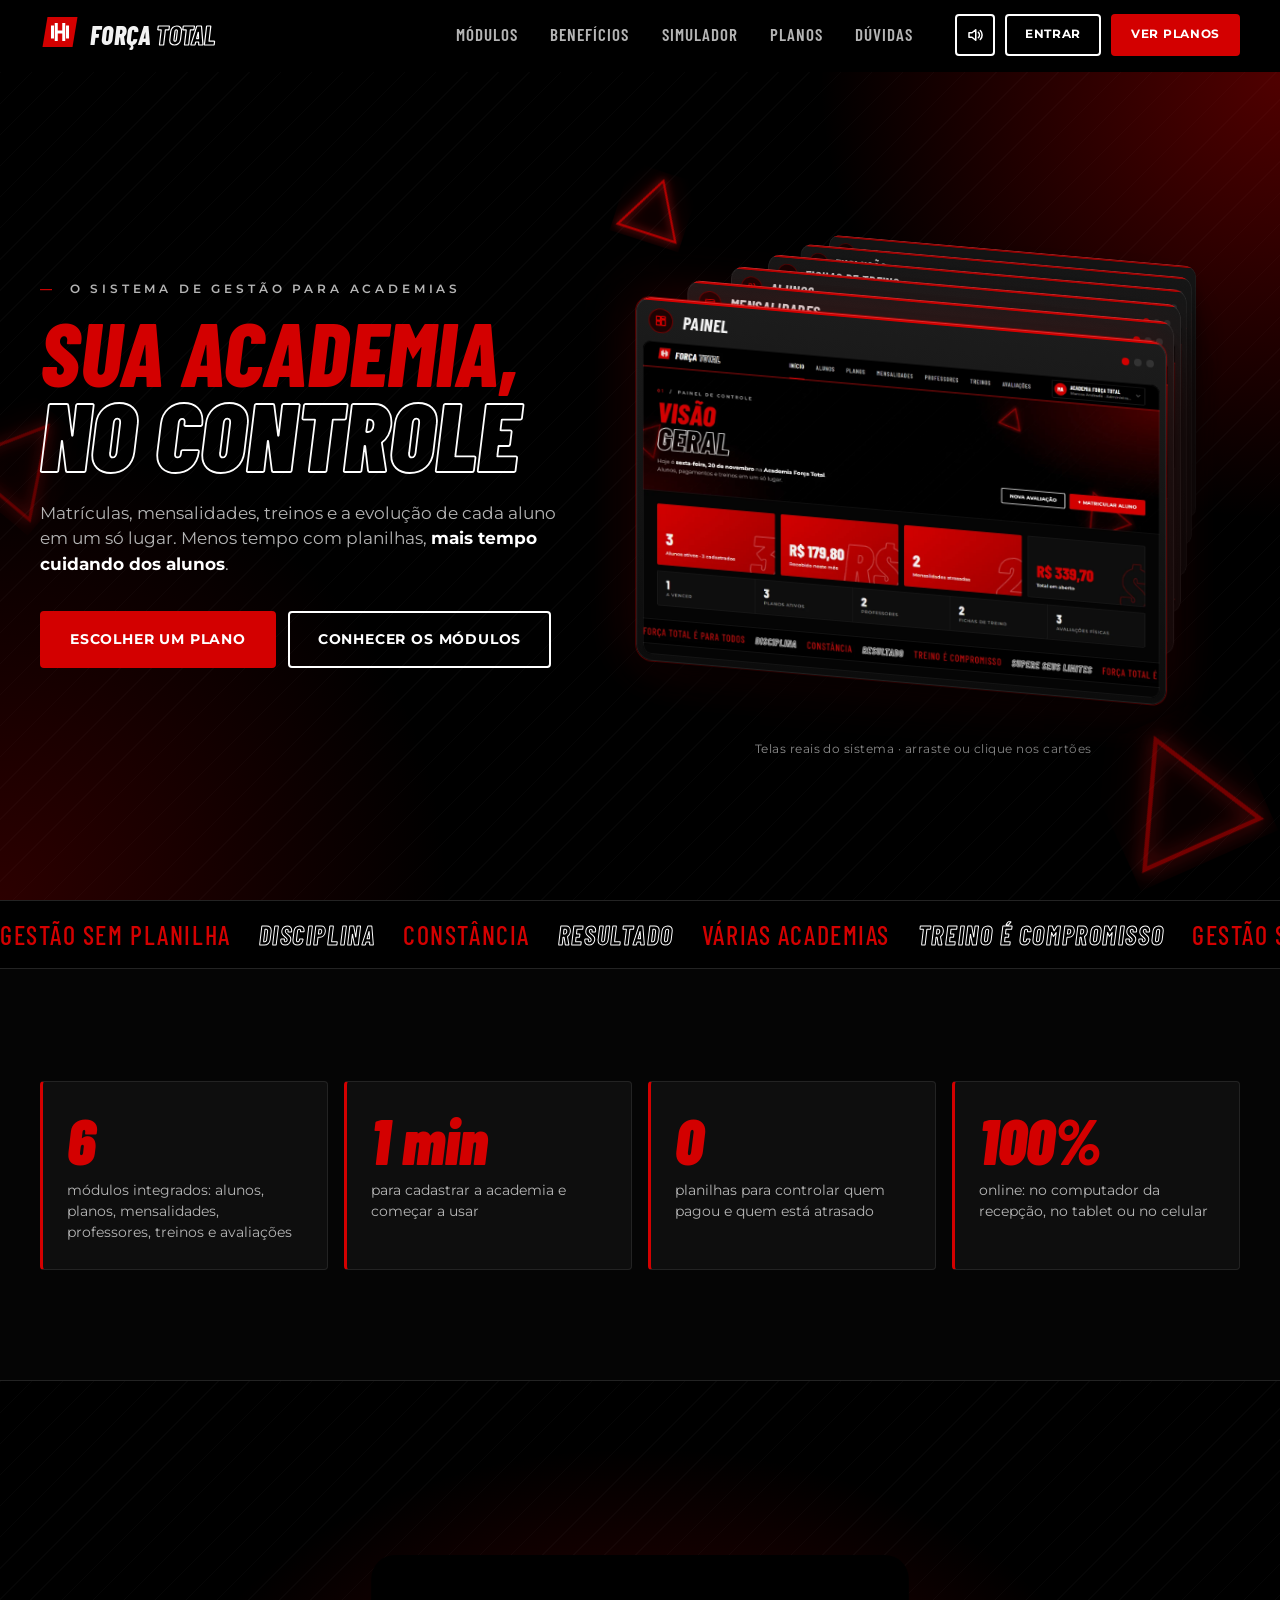
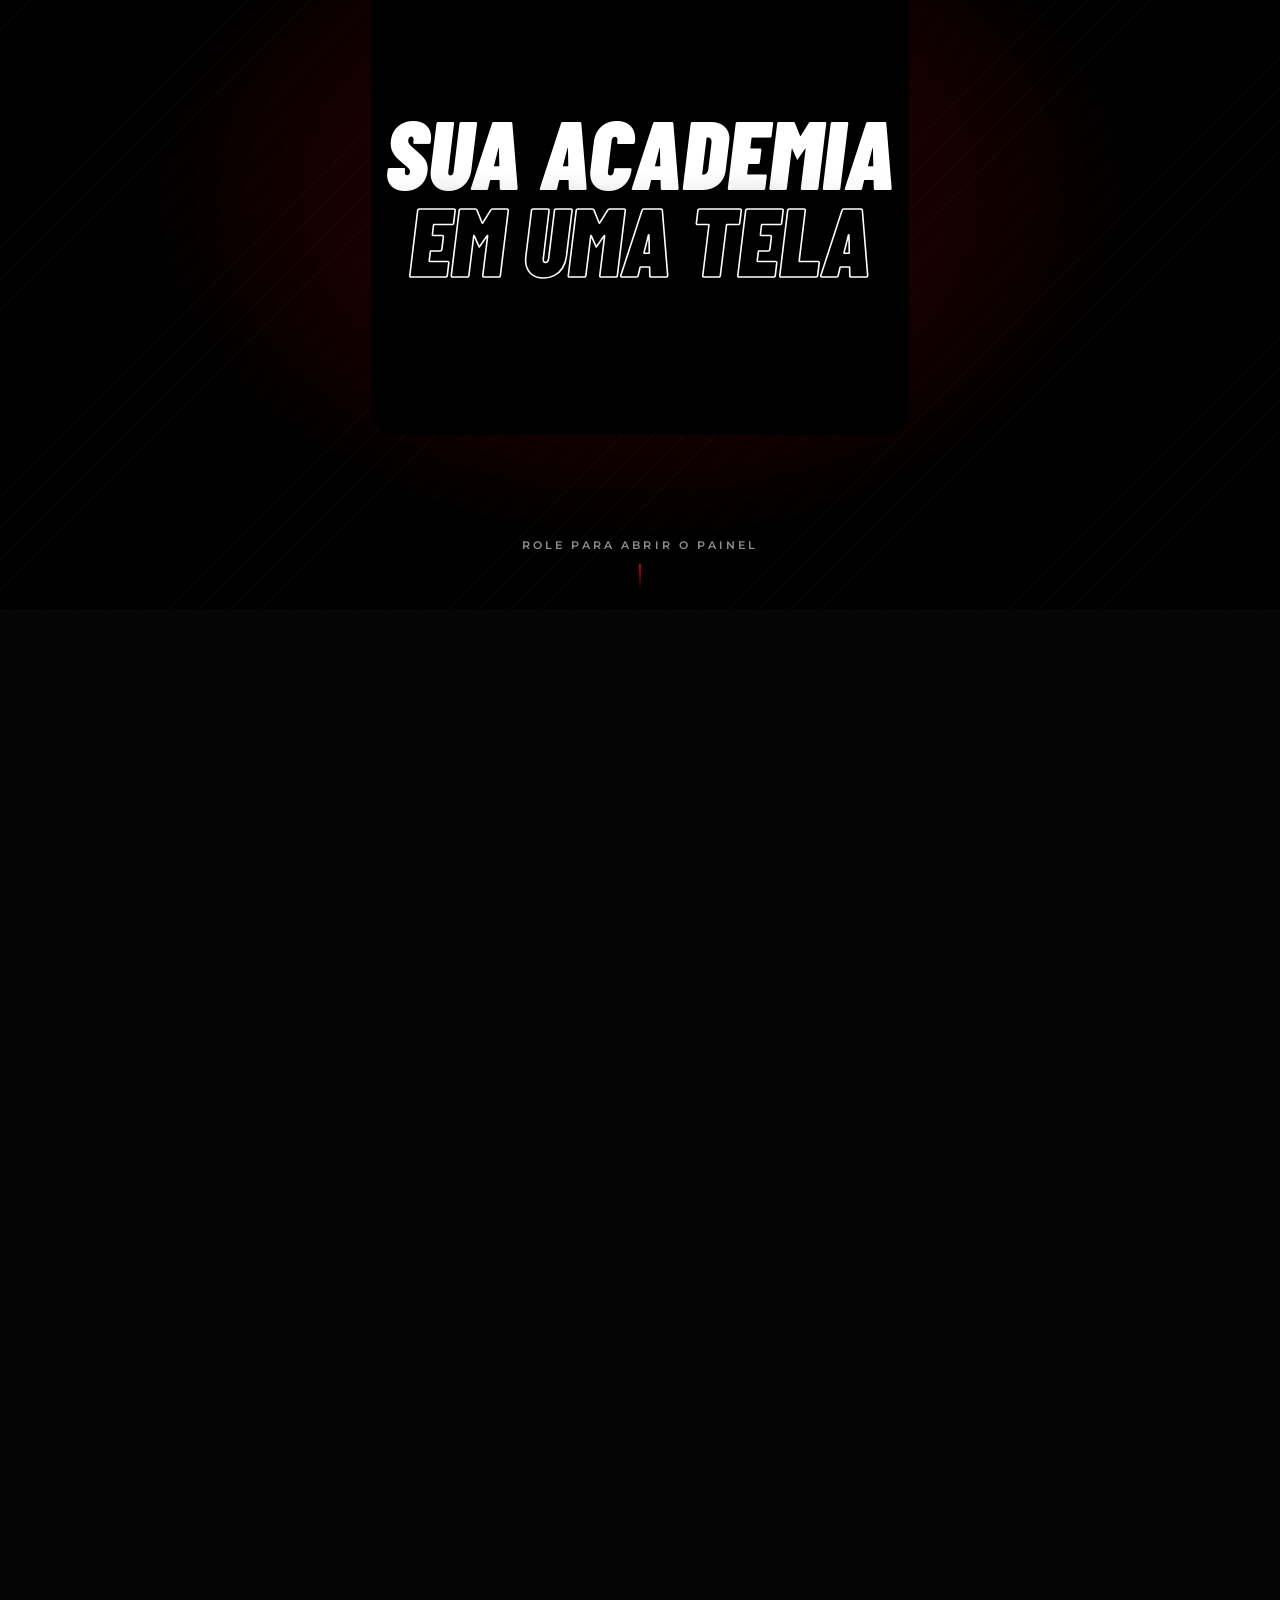
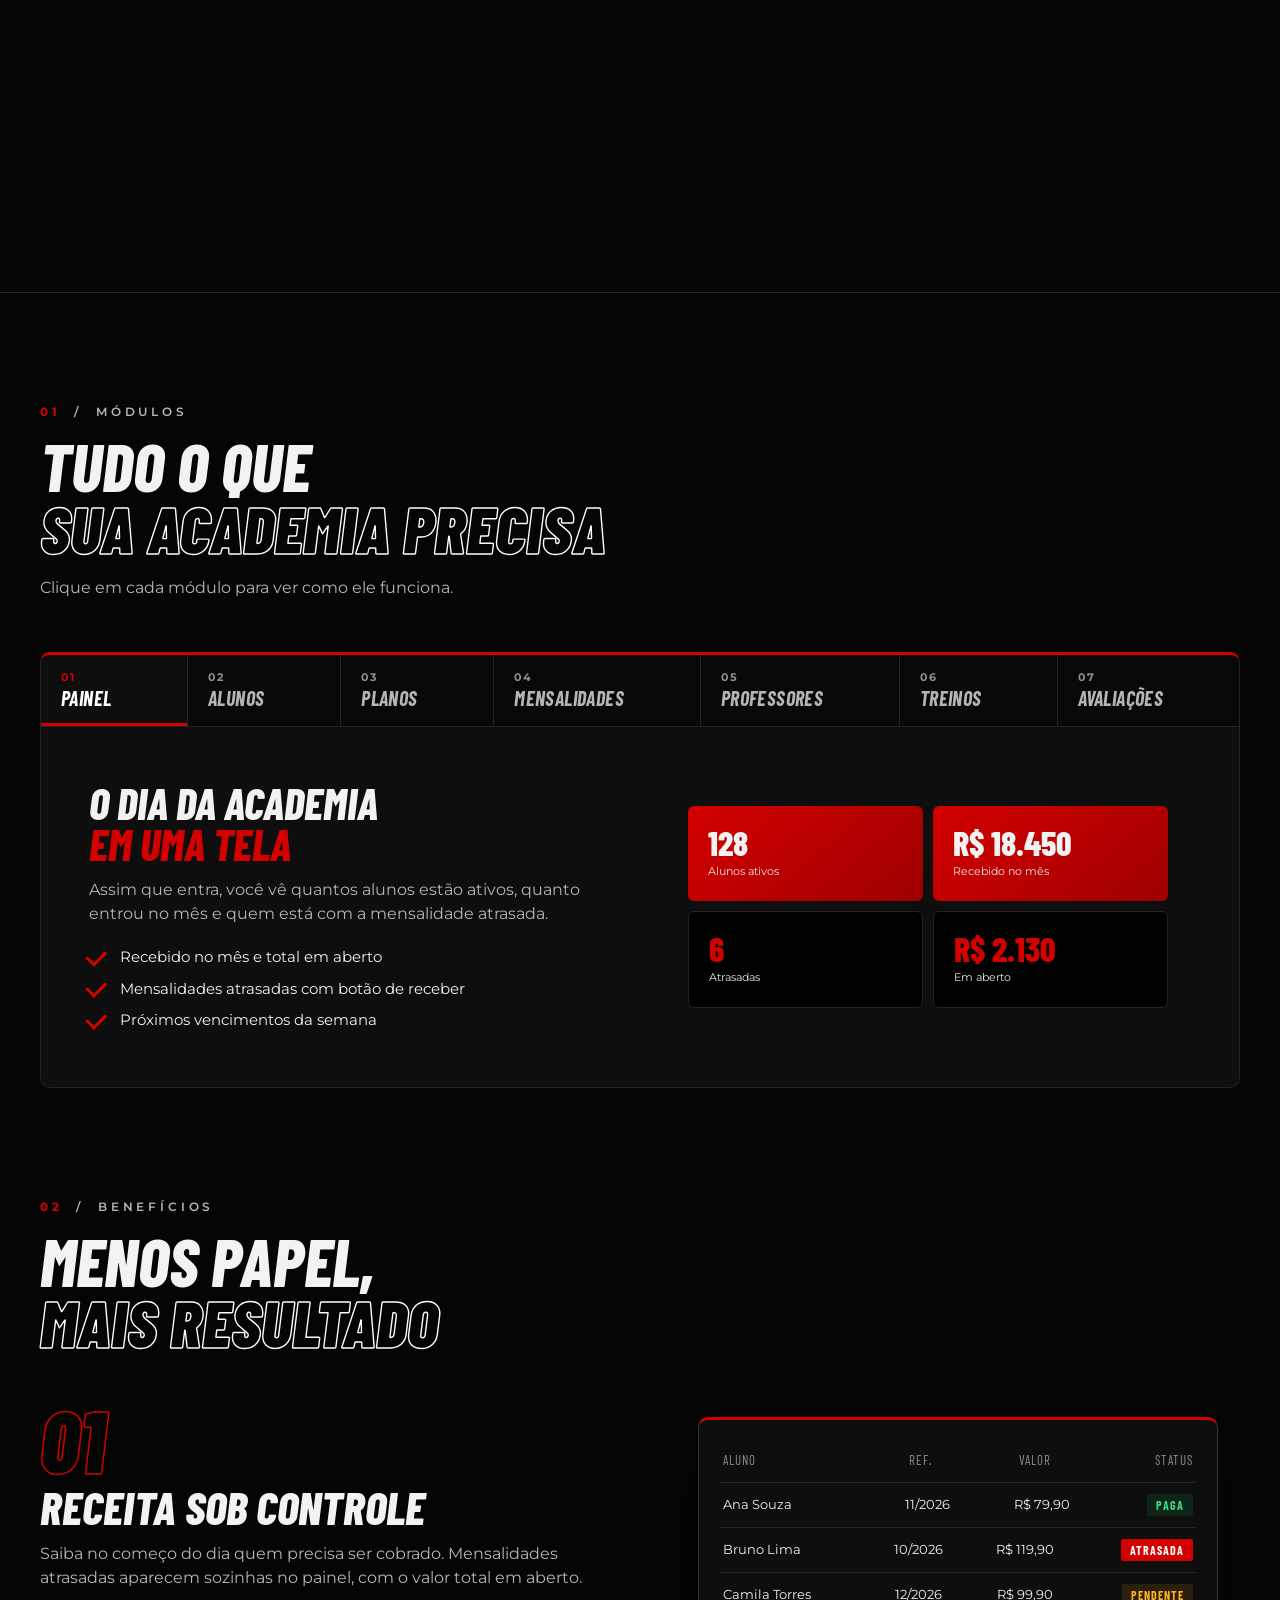
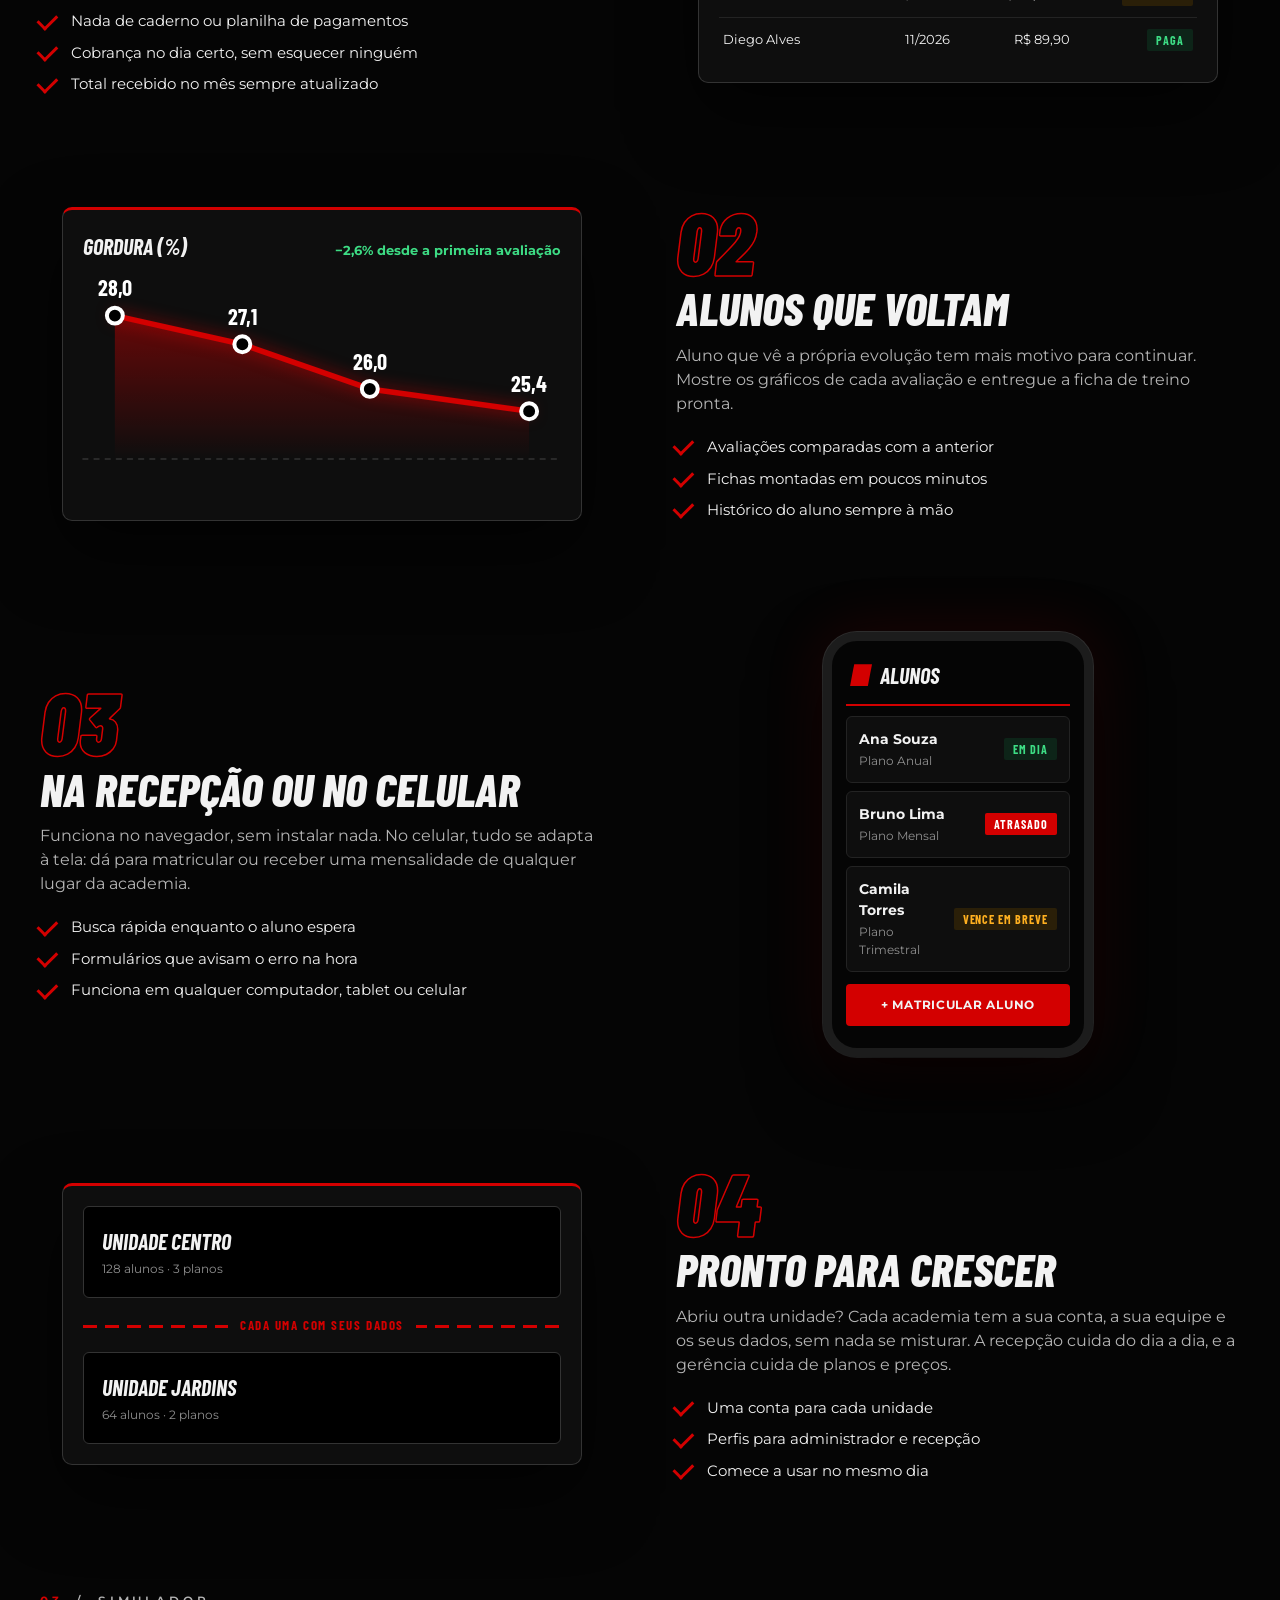
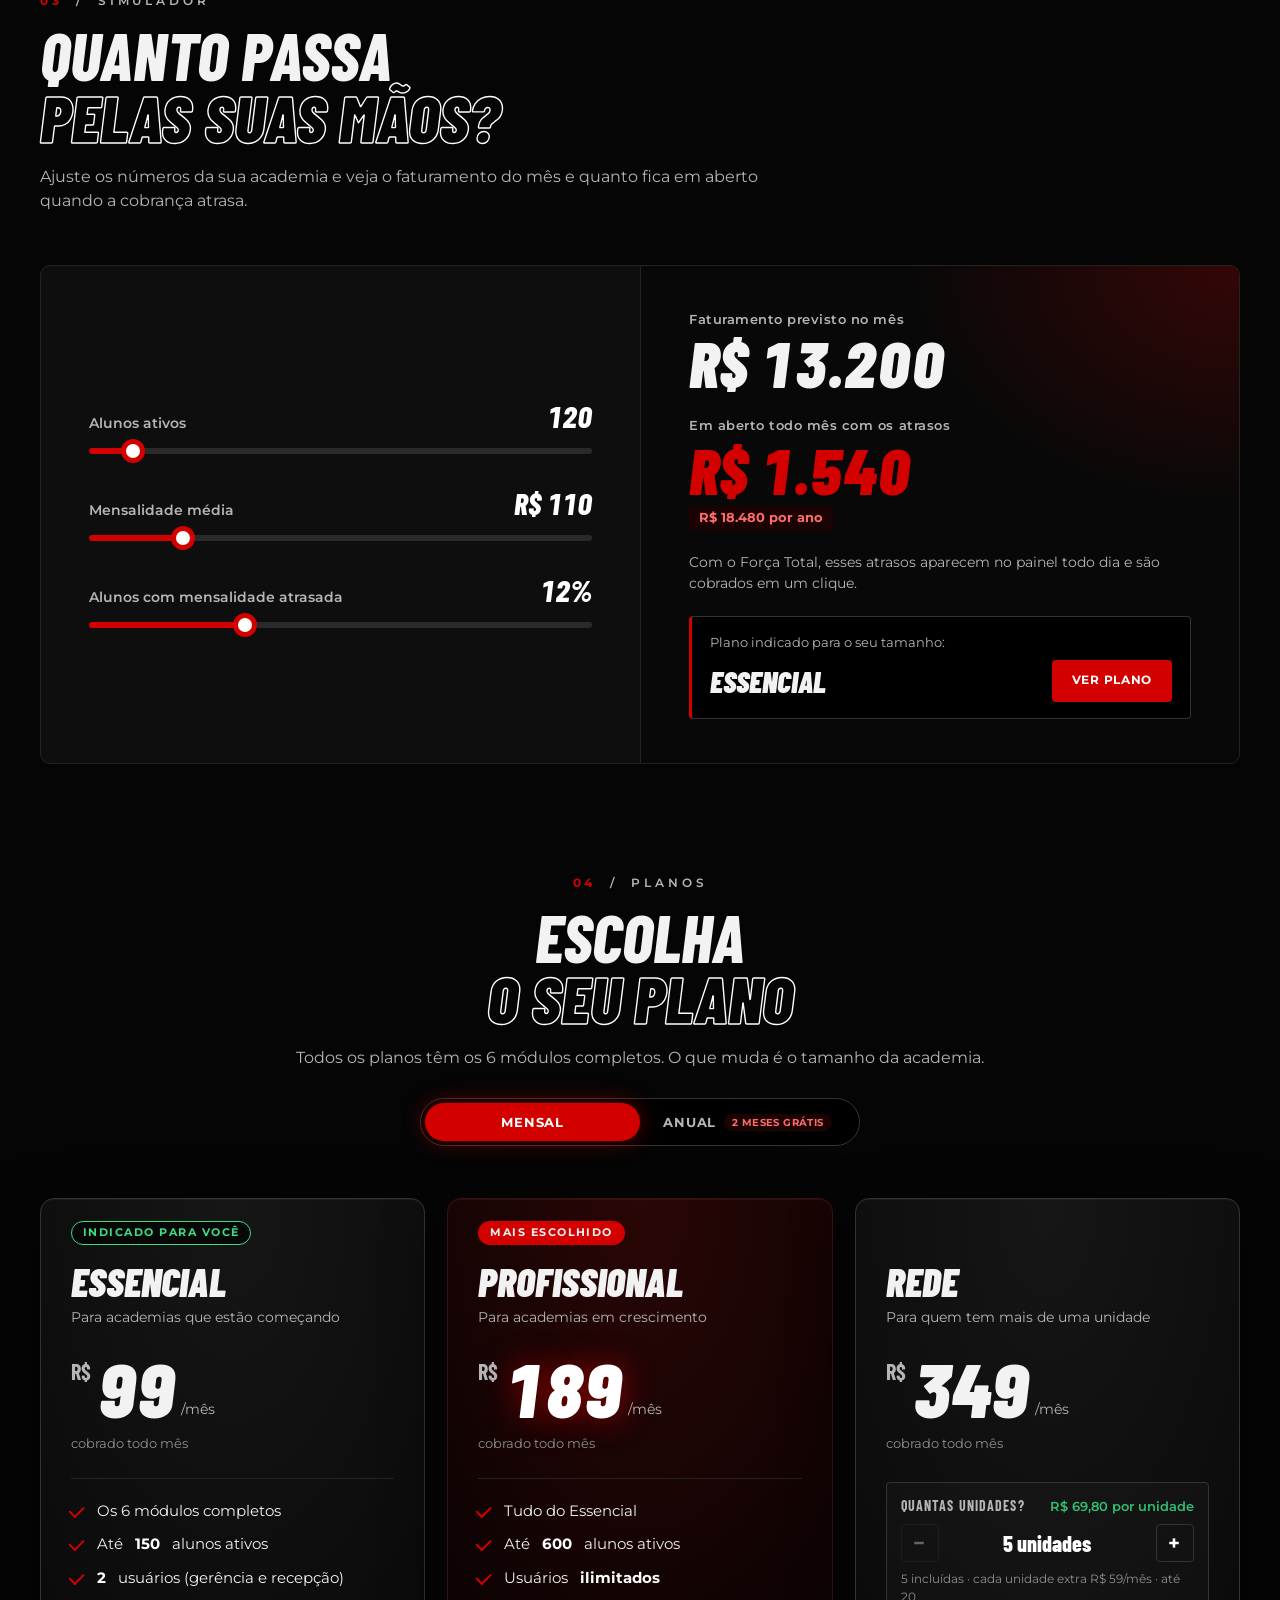
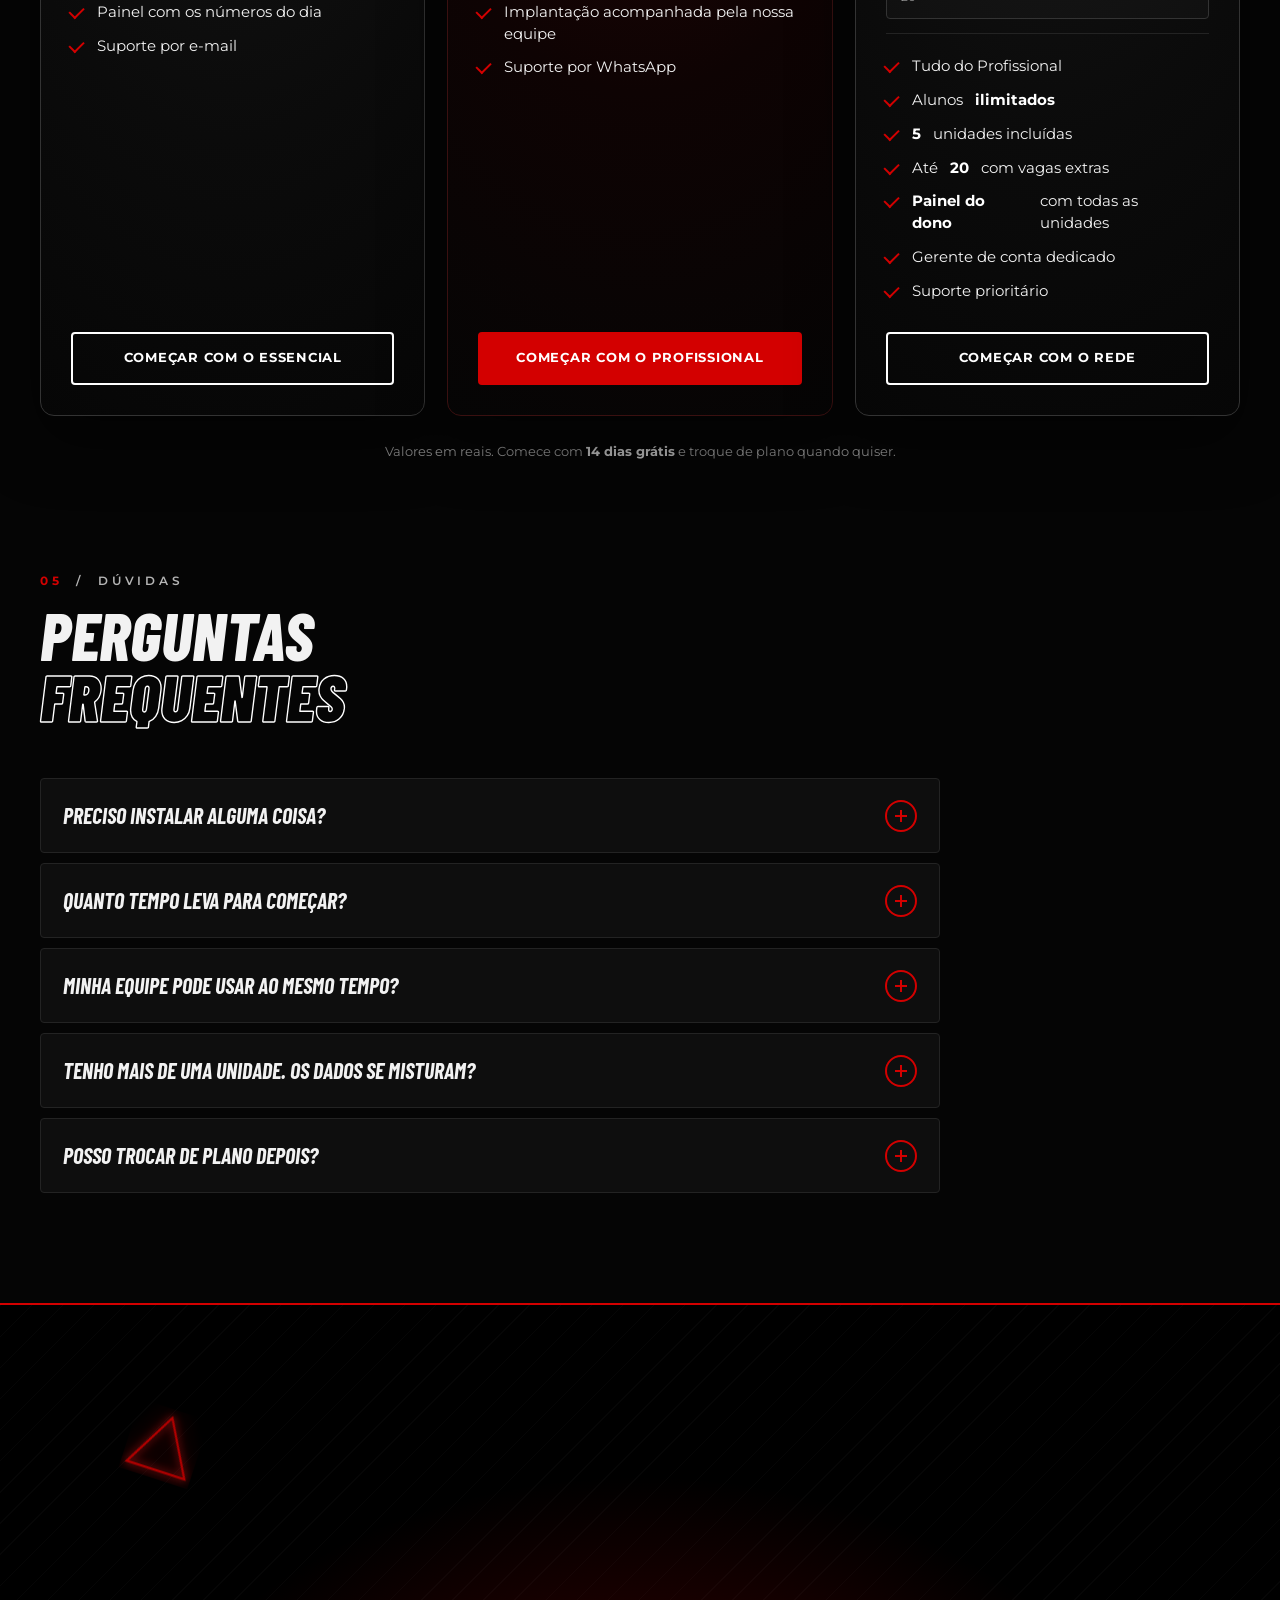
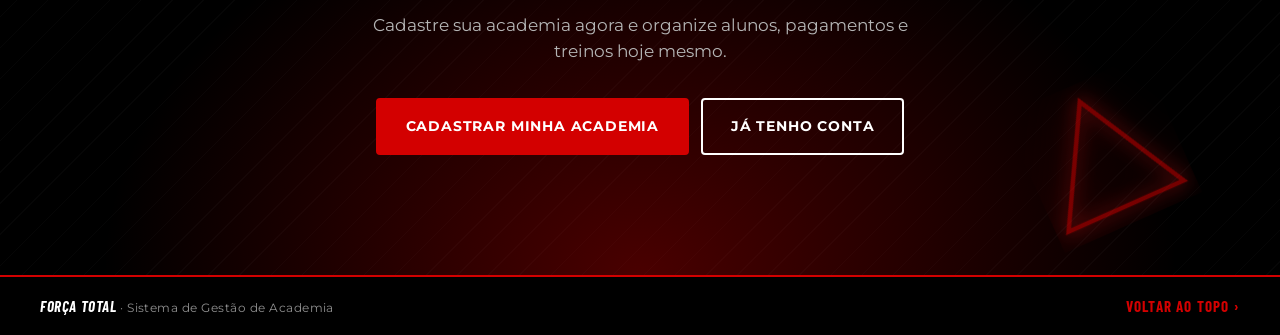
<file: backend/target/classes/static/apresentacao.html>
<!doctype html>
<html lang="pt-BR">
<head>
  <meta charset="utf-8">
  <meta name="viewport" content="width=device-width, initial-scale=1">
  <meta name="theme-color" content="#000000">
  <meta name="description" content="Força Total: o sistema de gestão para academias. Alunos, planos, mensalidades, professores, treinos e avaliações físicas em um só lugar.">
  <title>Força Total · Gestão de academias</title>
  <link rel="icon" href="data:image/svg+xml,<svg xmlns='http://www.w3.org/2000/svg' viewBox='0 0 32 32'><path d='M6 4h24l-4 24H2z' fill='%23d30000'/><path d='M10 12v8M13 10v12M19 10v12M22 12v8M13 16h6' stroke='white' stroke-width='2.4' stroke-linecap='square' fill='none'/></svg>">
  <link rel="preconnect" href="https://fonts.googleapis.com">
  <link rel="preconnect" href="https://fonts.gstatic.com" crossorigin>
  <link href="https://fonts.googleapis.com/css2?family=Barlow+Condensed:ital,wght@0,400;0,500;0,600;0,700;0,800;1,600;1,700;1,800;1,900&family=Montserrat:wght@400;500;600;700&display=swap" rel="stylesheet">
  <link rel="stylesheet" href="css/style.css">
  <link rel="stylesheet" href="css/apresentacao.css">
</head>
<body class="pagina-apresentacao">
  <div class="progresso" id="progresso" aria-hidden="true"></div>

  <!-- ============================== TOPO ============================== -->
  <header class="ap-topo">
    <a class="marca" href="#inicio" aria-label="Força Total — início da página">
      <span class="logo" aria-hidden="true"><svg viewBox="0 0 32 32"><path class="logo-fundo" d="M6 4h24l-4 24H2z"/><path class="logo-haltere" d="M10 12v8M13 10v12M19 10v12M22 12v8M13 16h6"/></svg></span>
      <span class="marca-texto"><b>Força</b><i>Total</i></span>
    </a>
    <nav class="ap-nav" aria-label="Seções da página">
      <a href="#modulos">Módulos</a>
      <a href="#beneficios">Benefícios</a>
      <a href="#simulador">Simulador</a>
      <a href="#planos">Planos</a>
      <a href="#perguntas">Dúvidas</a>
    </nav>
    <div class="ap-topo-acoes">
      <button type="button" class="btn ap-som" data-sons-alternar aria-pressed="true" aria-label="Sons dos cliques"><svg viewBox="0 0 24 24" aria-hidden="true"><path class="som-alto" d="M4 9h4l5-4v14l-5-4H4z"/><path class="som-ondas" d="M16.5 8.5a5 5 0 0 1 0 7M19 6a8.5 8.5 0 0 1 0 12"/><path class="som-mudo" d="M16 9.5l5 5M21 9.5l-5 5"/></svg></button>
      <a class="btn" href="/app" id="linkEntrar">Entrar</a>
      <a class="btn primario" href="#planos">Ver planos</a>
    </div>
  </header>

  <main id="inicio">
    <!-- ============================== HERO ============================== -->
    <section class="ap-hero">
      <svg class="tri tri-1" viewBox="0 0 100 100" aria-hidden="true"><path d="M8 88 L50 12 L92 88 Z"/></svg>
      <svg class="tri tri-2" viewBox="0 0 100 100" aria-hidden="true"><path d="M8 88 L50 12 L92 88 Z"/></svg>
      <svg class="tri tri-3" viewBox="0 0 100 100" aria-hidden="true"><path d="M8 88 L50 12 L92 88 Z"/></svg>
      <div class="ap-hero-grade">
        <div class="ap-hero-texto">
          <p class="kicker" data-aos="fade-down"><b>—</b> &nbsp;O sistema de gestão para academias</p>
          <h1 class="ap-titulo">
            <span class="t1" data-aos="fade-right" data-aos-delay="100">Sua academia,</span>
            <span class="t2" data-aos="fade-right" data-aos-delay="250">no controle</span>
          </h1>
          <p class="ap-sub" data-aos="fade-up" data-aos-delay="400">Matrículas, mensalidades, treinos e a evolução de cada aluno em um só lugar. Menos tempo com planilhas, <b>mais tempo cuidando dos alunos</b>.</p>
          <div class="ap-ctas" data-aos="fade-up" data-aos-delay="550">
            <a class="btn primario grande" href="#planos">Escolher um plano</a>
            <a class="btn grande" href="#modulos">Conhecer os módulos</a>
          </div>
        </div>

        <div class="ap-hero-visual" data-aos="zoom-in" data-aos-delay="300">
          <div class="card-swap" data-largura="560" data-altura="384" data-distancia="34" data-distancia-vertical="38" data-profundidade="80" data-visiveis="6" data-inclinacao="5" data-atraso="3800" aria-label="Telas do sistema. Use as setas do teclado para trocar.">
            <div class="card-swap-card" data-titulo="Painel">
              <div class="card-swap-item">
                <div class="card-swap-head"><span class="card-swap-icon"><svg viewBox="0 0 24 24" aria-hidden="true"><path d="M4 4h7v7H4zM13 4h7v4h-7zM13 10h7v10h-7zM4 13h7v7H4z"/></svg></span><span class="card-swap-title">Painel</span><span class="card-swap-pontos" aria-hidden="true"><i></i><i></i><i></i></span></div>
                <div class="card-swap-media"><img src="img/telas/painel.webp" alt="Painel de controle com os números do dia" width="1440" height="900" draggable="false" fetchpriority="high"></div>
              </div>
            </div>
            <div class="card-swap-card" data-titulo="Mensalidades">
              <div class="card-swap-item">
                <div class="card-swap-head"><span class="card-swap-icon"><svg viewBox="0 0 24 24" aria-hidden="true"><rect x="3" y="6" width="18" height="13" rx="2"/><path d="M3 10h18M7 15h4"/></svg></span><span class="card-swap-title">Mensalidades</span><span class="card-swap-pontos" aria-hidden="true"><i></i><i></i><i></i></span></div>
                <div class="card-swap-media"><img src="img/telas/mensalidades.webp" alt="Lista de mensalidades com status pago, pendente e atrasado" width="1440" height="900" draggable="false" fetchpriority="high"></div>
              </div>
            </div>
            <div class="card-swap-card" data-titulo="Alunos">
              <div class="card-swap-item">
                <div class="card-swap-head"><span class="card-swap-icon"><svg viewBox="0 0 24 24" aria-hidden="true"><circle cx="9" cy="8" r="3.2"/><path d="M3 20c0-3.3 2.7-6 6-6s6 2.7 6 6M16 4.6a3.2 3.2 0 0 1 0 6.3M18 14.3c1.8.8 3 2.7 3 5.7"/></svg></span><span class="card-swap-title">Alunos</span><span class="card-swap-pontos" aria-hidden="true"><i></i><i></i><i></i></span></div>
                <div class="card-swap-media"><img src="img/telas/alunos.webp" alt="Lista de alunos com plano e situação financeira" width="1440" height="900" draggable="false" decoding="async"></div>
              </div>
            </div>
            <div class="card-swap-card" data-titulo="Fichas de treino">
              <div class="card-swap-item">
                <div class="card-swap-head"><span class="card-swap-icon"><svg viewBox="0 0 24 24" aria-hidden="true"><path d="M6.5 7v10M17.5 7v10M3.5 9.5v5M20.5 9.5v5M6.5 12h11"/></svg></span><span class="card-swap-title">Fichas de treino</span><span class="card-swap-pontos" aria-hidden="true"><i></i><i></i><i></i></span></div>
                <div class="card-swap-media"><img src="img/telas/treinos.webp" alt="Fichas de treino com exercícios, séries, repetições e carga" width="1440" height="900" draggable="false" decoding="async"></div>
              </div>
            </div>
            <div class="card-swap-card" data-titulo="Evolução">
              <div class="card-swap-item">
                <div class="card-swap-head"><span class="card-swap-icon"><svg viewBox="0 0 24 24" aria-hidden="true"><path d="M4 19h16M5 15l4-5 4 3 6-7"/></svg></span><span class="card-swap-title">Evolução</span><span class="card-swap-pontos" aria-hidden="true"><i></i><i></i><i></i></span></div>
                <div class="card-swap-media"><img src="img/telas/evolucao.webp" alt="Gráficos de evolução de peso, IMC, gordura e cintura de uma aluna" width="1440" height="900" draggable="false" loading="lazy"></div>
              </div>
            </div>
            <div class="card-swap-card" data-titulo="Planos">
              <div class="card-swap-item">
                <div class="card-swap-head"><span class="card-swap-icon"><svg viewBox="0 0 24 24" aria-hidden="true"><path d="M20 12l-8 8-8-8V4h8z"/><circle cx="8" cy="8" r="1.4"/></svg></span><span class="card-swap-title">Planos</span><span class="card-swap-pontos" aria-hidden="true"><i></i><i></i><i></i></span></div>
                <div class="card-swap-media"><img src="img/telas/planos.webp" alt="Planos da academia com valor mensal e duração" width="1440" height="900" draggable="false" loading="lazy"></div>
              </div>
            </div>
          </div>
          <p class="swap-dica" aria-hidden="true">Telas reais do sistema · arraste ou clique nos cartões</p>
        </div>
      </div>
    </section>

    <div class="ticker" aria-hidden="true"><div class="ticker-trilho"><span>Gestão sem planilha</span><span>Disciplina</span><span>Constância</span><span>Resultado</span><span>Várias academias</span><span>Treino é compromisso</span></div></div>

    <!-- ============================== NÚMEROS ============================== -->
    <section class="ap-secao ap-numeros" aria-label="O produto em números">
      <div class="numero-cartao" data-aos="fade-up">
        <b data-contador="6">6</b><span>módulos integrados: alunos, planos, mensalidades, professores, treinos e avaliações</span>
      </div>
      <div class="numero-cartao" data-aos="fade-up" data-aos-delay="100">
        <b data-contador="1" data-sufixo=" min">1 min</b><span>para cadastrar a academia e começar a usar</span>
      </div>
      <div class="numero-cartao" data-aos="fade-up" data-aos-delay="200">
        <b data-contador="0">0</b><span>planilhas para controlar quem pagou e quem está atrasado</span>
      </div>
      <div class="numero-cartao" data-aos="fade-up" data-aos-delay="300">
        <b data-contador="100" data-sufixo="%">100%</b><span>online: no computador da recepção, no tablet ou no celular</span>
      </div>
    </section>

    <!-- ============================== SCROLL EXPAND: o painel abre até a tela inteira ============================== -->
    <section class="scroll-expand ap-expand" data-scroll-expand data-cabecalho=".ap-topo" data-escurecer="1" aria-labelledby="expandTitulo">
      <div class="scroll-expand__track">
        <div class="scroll-expand__stage">
          <div class="scroll-expand__frame">
            <picture>
              <source media="(max-width: 720px)" srcset="img/telas/painel-celular.webp" width="780" height="1688">
              <img class="scroll-expand__media" src="img/telas/painel-grande.webp" width="2880" height="1800" alt="Painel de controle do Força Total com alunos ativos, valor recebido no mês e mensalidades atrasadas" loading="lazy" decoding="async" draggable="false">
            </picture>
            <div class="scroll-expand__scrim"></div>
            <div class="scroll-expand__overlay">
              <p class="kicker"><b>—</b> &nbsp;Painel de controle</p>
              <h2 class="ap-h2" id="expandTitulo">O dia da academia <span>de relance</span></h2>
              <p class="expand-texto">Quem está ativo, quanto entrou no mês e quem precisa ser cobrado hoje. Tudo assim que você entra no sistema.</p>
              <a class="btn primario grande" href="#modulos">Conhecer os módulos</a>
            </div>
          </div>
          <p class="scroll-expand__title" aria-hidden="true"><span class="t1">Sua academia</span><span class="t2">em uma tela</span></p>
          <p class="scroll-expand__hint" aria-hidden="true">Role para abrir o painel</p>
        </div>
      </div>
    </section>

    <!-- ============================== MÓDULOS (abas interativas) ============================== -->
    <section class="ap-secao" id="modulos">
      <header class="ap-cabecalho" data-aos="fade-up">
        <p class="kicker"><b>01</b> &nbsp;/&nbsp; Módulos</p>
        <h2 class="ap-h2">Tudo o que <span>sua academia precisa</span></h2>
        <p>Clique em cada módulo para ver como ele funciona.</p>
      </header>

      <div class="explorador" data-aos="fade-up" data-aos-delay="100">
        <div class="abas-modulos" role="tablist" aria-label="Módulos do sistema">
          <button type="button" role="tab" id="aba-painel" aria-controls="painel-painel" aria-selected="true"><span class="aba-n">01</span>Painel</button>
          <button type="button" role="tab" id="aba-alunos" aria-controls="painel-alunos" aria-selected="false" tabindex="-1"><span class="aba-n">02</span>Alunos</button>
          <button type="button" role="tab" id="aba-planos" aria-controls="painel-planos" aria-selected="false" tabindex="-1"><span class="aba-n">03</span>Planos</button>
          <button type="button" role="tab" id="aba-mensalidades" aria-controls="painel-mensalidades" aria-selected="false" tabindex="-1"><span class="aba-n">04</span>Mensalidades</button>
          <button type="button" role="tab" id="aba-professores" aria-controls="painel-professores" aria-selected="false" tabindex="-1"><span class="aba-n">05</span>Professores</button>
          <button type="button" role="tab" id="aba-treinos" aria-controls="painel-treinos" aria-selected="false" tabindex="-1"><span class="aba-n">06</span>Treinos</button>
          <button type="button" role="tab" id="aba-avaliacoes" aria-controls="painel-avaliacoes" aria-selected="false" tabindex="-1"><span class="aba-n">07</span>Avaliações</button>
          <span class="abas-progresso" aria-hidden="true"><i></i></span>
        </div>

        <div class="paineis-modulos">
          <article class="painel-modulo" role="tabpanel" id="painel-painel" aria-labelledby="aba-painel">
            <div class="pm-texto">
              <h3>O dia da academia <span>em uma tela</span></h3>
              <p>Assim que entra, você vê quantos alunos estão ativos, quanto entrou no mês e quem está com a mensalidade atrasada.</p>
              <ul class="checks"><li>Recebido no mês e total em aberto</li><li>Mensalidades atrasadas com botão de receber</li><li>Próximos vencimentos da semana</li></ul>
            </div>
            <div class="pm-visual" aria-hidden="true">
              <div class="mock-kpis dois">
                <div class="mock-kpi"><b>128</b><small>Alunos ativos</small></div>
                <div class="mock-kpi"><b>R$ 18.450</b><small>Recebido no mês</small></div>
                <div class="mock-kpi escuro"><b>6</b><small>Atrasadas</small></div>
                <div class="mock-kpi escuro"><b>R$ 2.130</b><small>Em aberto</small></div>
              </div>
            </div>
          </article>

          <article class="painel-modulo" role="tabpanel" id="painel-alunos" aria-labelledby="aba-alunos" hidden>
            <div class="pm-texto">
              <h3>Matrícula <span>em um minuto</span></h3>
              <p>Cadastre o aluno, escolha o plano e pronto: a primeira mensalidade já sai lançada. A ficha reúne pagamentos, treinos e avaliações.</p>
              <ul class="checks"><li>Busca instantânea por nome, CPF ou telefone</li><li>Situação financeira de cada aluno à vista</li><li>Validação de CPF, e-mail e telefone</li></ul>
            </div>
            <div class="pm-visual" aria-hidden="true">
              <div class="mock-cartao">
                <div class="mock-busca">Buscar: <b>sou</b></div>
                <div class="mock-linhas">
                  <div><span><mark>Sou</mark>za, Ana</span><span>Anual</span><i class="ok">Em dia</i></div>
                  <div><span>Pedro <mark>Sou</mark>sa</span><span>Mensal</span><i class="alerta">Vence em breve</i></div>
                  <div><span>Lia <mark>Sou</mark>to</span><span>Trimestral</span><i class="ok">Em dia</i></div>
                </div>
              </div>
            </div>
          </article>

          <article class="painel-modulo" role="tabpanel" id="painel-planos" aria-labelledby="aba-planos" hidden>
            <div class="pm-texto">
              <h3>Seus planos, <span>seus preços</span></h3>
              <p>Crie os planos da academia com valor mensal e duração do contrato. O total do contrato é calculado na hora.</p>
              <ul class="checks"><li>Mensal, trimestral, semestral, anual...</li><li>Desative um plano sem afetar quem já está nele</li><li>Veja quantos alunos estão em cada plano</li></ul>
            </div>
            <div class="pm-visual" aria-hidden="true">
              <div class="mini-planos">
                <div><b>Mensal</b><span>R$ 119<small>,90</small></span><small>1 mês</small></div>
                <div class="forte"><b>Trimestral</b><span>R$ 99<small>,90</small></span><small>3 meses</small></div>
                <div><b>Anual</b><span>R$ 79<small>,90</small></span><small>12 meses</small></div>
              </div>
            </div>
          </article>

          <article class="painel-modulo" role="tabpanel" id="painel-mensalidades" aria-labelledby="aba-mensalidades" hidden>
            <div class="pm-texto">
              <h3>Cobrança <span>sem esquecimento</span></h3>
              <p>As mensalidades são geradas mês a mês pelo valor do plano. O sistema separa sozinho o que está pago, pendente e atrasado.</p>
              <ul class="checks"><li>Receba em um clique: PIX, cartão, dinheiro...</li><li>Estorne um lançamento feito por engano</li><li>Filtre por aluno ou por situação</li></ul>
            </div>
            <div class="pm-visual" aria-hidden="true">
              <div class="mock-tabela">
                <div class="mock-cab"><span>Aluno</span><span>Ref.</span><span>Valor</span><span>Status</span></div>
                <div><span>Ana Souza</span><span>11/2026</span><span>R$ 79,90</span><i class="ok">Paga</i></div>
                <div><span>Bruno Lima</span><span>10/2026</span><span>R$ 119,90</span><i class="ruim">Atrasada</i></div>
                <div><span>Camila Torres</span><span>12/2026</span><span>R$ 99,90</span><i class="alerta">Pendente</i></div>
              </div>
            </div>
          </article>

          <article class="painel-modulo" role="tabpanel" id="painel-professores" aria-labelledby="aba-professores" hidden>
            <div class="pm-texto">
              <h3>Sua equipe <span>organizada</span></h3>
              <p>Cadastre os professores com especialidade e CREF. Cada ficha de treino e cada avaliação física fica com o professor responsável.</p>
              <ul class="checks"><li>Especialidade e registro profissional</li><li>Quantas fichas cada professor montou</li><li>Logins separados para recepção e administração</li></ul>
            </div>
            <div class="pm-visual" aria-hidden="true">
              <div class="mock-cartao">
                <div class="mock-prof"><span class="avatar-mock">CM</span><div><b>Carlos Mendes</b><small>Musculação · CREF 012345-G/SP</small></div><em>12 fichas</em></div>
                <div class="mock-prof"><span class="avatar-mock">JR</span><div><b>Juliana Rocha</b><small>Funcional e Pilates · CREF 067890-G/SP</small></div><em>9 fichas</em></div>
              </div>
            </div>
          </article>

          <article class="painel-modulo" role="tabpanel" id="painel-treinos" aria-labelledby="aba-treinos" hidden>
            <div class="pm-texto">
              <h3>Fichas de treino <span>prontas na hora</span></h3>
              <p>Monte a ficha com exercícios, séries, repetições e carga. O sistema sugere exercícios enquanto você digita.</p>
              <ul class="checks"><li>Duplique a ficha para criar o "Treino B"</li><li>Período de validade com selo de vigente</li><li>Objetivo e observações do professor</li></ul>
            </div>
            <div class="pm-visual" aria-hidden="true">
              <div class="mock-cartao ficha-mock">
                <b class="ficha-mock-titulo">Treino A · Peito e tríceps</b>
                <div><span>01</span>Supino reto<em>4 × 10 · 40 kg</em></div>
                <div><span>02</span>Supino inclinado<em>3 × 12 · 14 kg</em></div>
                <div><span>03</span>Tríceps na polia<em>4 × 12 · 25 kg</em></div>
              </div>
            </div>
          </article>

          <article class="painel-modulo" role="tabpanel" id="painel-avaliacoes" aria-labelledby="aba-avaliacoes" hidden>
            <div class="pm-texto">
              <h3>Evolução <span>que o aluno enxerga</span></h3>
              <p>Registre peso, medidas e percentual de gordura. O IMC sai na hora e cada avaliação é comparada com a anterior em gráficos.</p>
              <ul class="checks"><li>Variação desde a avaliação anterior</li><li>Gráficos de peso, IMC, gordura e cintura</li><li>Histórico completo de cada aluno</li></ul>
            </div>
            <div class="pm-visual" aria-hidden="true">
              <div class="mock-grafico">
                <div class="mock-grafico-topo"><b>Peso (kg)</b><span class="desce">−3,3 kg</span></div>
                <svg viewBox="0 0 300 140" class="grafico-desenho">
                  <defs><linearGradient id="gArea2" x1="0" y1="0" x2="0" y2="1"><stop offset="0" stop-color="#d30000" stop-opacity=".45"/><stop offset="1" stop-color="#d30000" stop-opacity="0"/></linearGradient></defs>
                  <line x1="0" y1="118" x2="300" y2="118" class="g-grade"/>
                  <path class="g-area" d="M20 30 L100 52 L180 70 L280 92 L280 118 L20 118 Z" fill="url(#gArea2)"/>
                  <path class="g-linha" d="M20 30 L100 52 L180 70 L280 92"/>
                  <circle cx="20" cy="30" r="5" class="g-pt"/><circle cx="100" cy="52" r="5" class="g-pt"/><circle cx="180" cy="70" r="5" class="g-pt"/><circle cx="280" cy="92" r="5" class="g-pt"/>
                  <text x="20" y="18" text-anchor="middle">68,5</text><text x="100" y="40" text-anchor="middle">67,4</text><text x="180" y="58" text-anchor="middle">66,1</text><text x="280" y="80" text-anchor="middle">65,2</text>
                </svg>
              </div>
            </div>
          </article>
        </div>
      </div>
    </section>

    <!-- ============================== BENEFÍCIOS ============================== -->
    <section class="ap-secao" id="beneficios">
      <header class="ap-cabecalho" data-aos="fade-up">
        <p class="kicker"><b>02</b> &nbsp;/&nbsp; Benefícios</p>
        <h2 class="ap-h2">Menos papel, <span>mais resultado</span></h2>
      </header>

      <div class="beneficio">
        <div class="beneficio-texto" data-aos="fade-right">
          <span class="beneficio-n">01</span>
          <h3>Receita sob controle</h3>
          <p>Saiba no começo do dia quem precisa ser cobrado. Mensalidades atrasadas aparecem sozinhas no painel, com o valor total em aberto.</p>
          <ul class="checks"><li>Nada de caderno ou planilha de pagamentos</li><li>Cobrança no dia certo, sem esquecer ninguém</li><li>Total recebido no mês sempre atualizado</li></ul>
        </div>
        <div class="beneficio-visual" data-aos="fade-left" data-aos-delay="150" aria-hidden="true">
          <div class="mock-tabela">
            <div class="mock-cab"><span>Aluno</span><span>Ref.</span><span>Valor</span><span>Status</span></div>
            <div><span>Ana Souza</span><span>11/2026</span><span>R$ 79,90</span><i class="ok">Paga</i></div>
            <div><span>Bruno Lima</span><span>10/2026</span><span>R$ 119,90</span><i class="ruim">Atrasada</i></div>
            <div><span>Camila Torres</span><span>12/2026</span><span>R$ 99,90</span><i class="alerta">Pendente</i></div>
            <div><span>Diego Alves</span><span>11/2026</span><span>R$ 89,90</span><i class="ok">Paga</i></div>
          </div>
        </div>
      </div>

      <div class="beneficio invertido">
        <div class="beneficio-texto" data-aos="fade-left">
          <span class="beneficio-n">02</span>
          <h3>Alunos que voltam</h3>
          <p>Aluno que vê a própria evolução tem mais motivo para continuar. Mostre os gráficos de cada avaliação e entregue a ficha de treino pronta.</p>
          <ul class="checks"><li>Avaliações comparadas com a anterior</li><li>Fichas montadas em poucos minutos</li><li>Histórico do aluno sempre à mão</li></ul>
        </div>
        <div class="beneficio-visual" data-aos="fade-right" data-aos-delay="150" aria-hidden="true">
          <div class="mock-grafico">
            <div class="mock-grafico-topo"><b>Gordura (%)</b><span class="desce">−2,6% desde a primeira avaliação</span></div>
            <svg viewBox="0 0 300 140" class="grafico-desenho">
              <defs><linearGradient id="gArea" x1="0" y1="0" x2="0" y2="1"><stop offset="0" stop-color="#d30000" stop-opacity=".45"/><stop offset="1" stop-color="#d30000" stop-opacity="0"/></linearGradient></defs>
              <line x1="0" y1="118" x2="300" y2="118" class="g-grade"/>
              <path class="g-area" d="M20 28 L100 46 L180 74 L280 88 L280 118 L20 118 Z" fill="url(#gArea)"/>
              <path class="g-linha" d="M20 28 L100 46 L180 74 L280 88"/>
              <circle cx="20" cy="28" r="5" class="g-pt"/><circle cx="100" cy="46" r="5" class="g-pt"/><circle cx="180" cy="74" r="5" class="g-pt"/><circle cx="280" cy="88" r="5" class="g-pt"/>
              <text x="20" y="16" text-anchor="middle">28,0</text><text x="100" y="34" text-anchor="middle">27,1</text><text x="180" y="62" text-anchor="middle">26,0</text><text x="280" y="76" text-anchor="middle">25,4</text>
            </svg>
          </div>
        </div>
      </div>

      <div class="beneficio">
        <div class="beneficio-texto" data-aos="fade-right">
          <span class="beneficio-n">03</span>
          <h3>Na recepção ou no celular</h3>
          <p>Funciona no navegador, sem instalar nada. No celular, tudo se adapta à tela: dá para matricular ou receber uma mensalidade de qualquer lugar da academia.</p>
          <ul class="checks"><li>Busca rápida enquanto o aluno espera</li><li>Formulários que avisam o erro na hora</li><li>Funciona em qualquer computador, tablet ou celular</li></ul>
        </div>
        <div class="beneficio-visual" data-aos="zoom-in" data-aos-delay="150" aria-hidden="true">
          <div class="mock-celular">
            <div class="mock-cel-topo"><span class="mini-logo"></span><b>Alunos</b></div>
            <div class="mock-cel-cartao"><b>Ana Souza</b><small>Plano Anual</small><i class="ok">Em dia</i></div>
            <div class="mock-cel-cartao"><b>Bruno Lima</b><small>Plano Mensal</small><i class="ruim">Atrasado</i></div>
            <div class="mock-cel-cartao"><b>Camila Torres</b><small>Plano Trimestral</small><i class="alerta">Vence em breve</i></div>
            <div class="mock-cel-botao">+ Matricular aluno</div>
          </div>
        </div>
      </div>

      <div class="beneficio invertido">
        <div class="beneficio-texto" data-aos="fade-left">
          <span class="beneficio-n">04</span>
          <h3>Pronto para crescer</h3>
          <p>Abriu outra unidade? Cada academia tem a sua conta, a sua equipe e os seus dados, sem nada se misturar. A recepção cuida do dia a dia, e a gerência cuida de planos e preços.</p>
          <ul class="checks"><li>Uma conta para cada unidade</li><li>Perfis para administrador e recepção</li><li>Comece a usar no mesmo dia</li></ul>
        </div>
        <div class="beneficio-visual" data-aos="fade-right" data-aos-delay="150" aria-hidden="true">
          <div class="mock-academias">
            <div class="mock-acad"><b>Unidade Centro</b><small>128 alunos · 3 planos</small></div>
            <div class="mock-muro"><span>cada uma com seus dados</span></div>
            <div class="mock-acad"><b>Unidade Jardins</b><small>64 alunos · 2 planos</small></div>
          </div>
        </div>
      </div>
    </section>

    <!-- ============================== SIMULADOR (interativo) ============================== -->
    <section class="ap-secao" id="simulador">
      <header class="ap-cabecalho" data-aos="fade-up">
        <p class="kicker"><b>03</b> &nbsp;/&nbsp; Simulador</p>
        <h2 class="ap-h2">Quanto passa <span>pelas suas mãos?</span></h2>
        <p>Ajuste os números da sua academia e veja o faturamento do mês e quanto fica em aberto quando a cobrança atrasa.</p>
      </header>

      <div class="simulador" data-aos="fade-up" data-aos-delay="100">
        <form class="sim-controles" id="formSimulador" onsubmit="return false">
          <label class="sim-campo">
            <span>Alunos ativos <output id="saidaAlunos">120</output></span>
            <input type="range" id="simAlunos" min="20" max="1500" step="10" value="120">
          </label>
          <label class="sim-campo">
            <span>Mensalidade média <output id="saidaMensalidade">R$ 110</output></span>
            <input type="range" id="simMensalidade" min="50" max="400" step="5" value="110">
          </label>
          <label class="sim-campo">
            <span>Alunos com mensalidade atrasada <output id="saidaAtraso">12%</output></span>
            <input type="range" id="simAtraso" min="0" max="40" step="1" value="12">
          </label>
        </form>

        <div class="sim-resultado" aria-live="polite">
          <div class="sim-numero">
            <small>Faturamento previsto no mês</small>
            <b id="resFaturamento">R$ 13.200</b>
          </div>
          <div class="sim-numero alerta">
            <small>Em aberto todo mês com os atrasos</small>
            <b id="resAberto">R$ 1.584</b>
            <span id="resAno">R$ 19.008 por ano</span>
          </div>
          <p class="sim-texto">Com o Força Total, esses atrasos aparecem no painel todo dia e são cobrados em um clique.</p>
          <div class="sim-recomendacao">
            <span>Plano indicado para o seu tamanho:</span>
            <b id="resPlano">Profissional</b>
            <a class="btn primario" href="#planos" id="verPlanoIndicado">Ver plano</a>
          </div>
        </div>
      </div>
    </section>

    <!-- ============================== PLANOS (PixelCard) ============================== -->
    <section class="ap-secao" id="planos">
      <header class="ap-cabecalho centro" data-aos="fade-up">
        <p class="kicker"><b>04</b> &nbsp;/&nbsp; Planos</p>
        <h2 class="ap-h2">Escolha <span>o seu plano</span></h2>
        <p>Todos os planos têm os 6 módulos completos. O que muda é o tamanho da academia.</p>
        <div class="cobranca" role="radiogroup" aria-label="Forma de cobrança">
          <button type="button" role="radio" aria-checked="true" data-cobranca="mensal">Mensal</button>
          <button type="button" role="radio" aria-checked="false" data-cobranca="anual">Anual <em>2 meses grátis</em></button>
          <span class="cobranca-marcador" aria-hidden="true"></span>
        </div>
      </header>

      <div class="precos">
        <div class="plano-card" data-plano="essencial" data-aos="fade-up">
          <div class="plano-conteudo">
            <span class="plano-selo" hidden>Indicado para você</span>
            <h3>Essencial</h3>
            <p class="plano-para">Para academias que estão começando</p>
            <div class="plano-preco"><small>R$</small><b data-mensal="99" data-anual="82,50">99</b><span>/mês</span></div>
            <p class="plano-cobrado" data-mensal="cobrado todo mês" data-anual="R$ 990 cobrados por ano">cobrado todo mês</p>
            <ul>
              <li>Os 6 módulos completos</li>
              <li>Até <b>150</b> alunos ativos</li>
              <li><b>2</b> usuários (gerência e recepção)</li>
              <li>Painel com os números do dia</li>
              <li>Suporte por e-mail</li>
            </ul>
            <a class="btn plano-botao" href="/app#cadastro">Começar com o Essencial</a>
          </div>
        </div>

        <div class="plano-card plano-destaque" data-plano="profissional" data-aos="fade-up" data-aos-delay="120">
          <div class="plano-conteudo">
            <span class="plano-fita">Mais escolhido</span>
            <span class="plano-selo" hidden>Indicado para você</span>
            <h3>Profissional</h3>
            <p class="plano-para">Para academias em crescimento</p>
            <div class="plano-preco"><small>R$</small><b data-mensal="189" data-anual="157,50">189</b><span>/mês</span></div>
            <p class="plano-cobrado" data-mensal="cobrado todo mês" data-anual="R$ 1.890 cobrados por ano">cobrado todo mês</p>
            <ul>
              <li>Tudo do Essencial</li>
              <li>Até <b>600</b> alunos ativos</li>
              <li>Usuários <b>ilimitados</b></li>
              <li>Implantação acompanhada pela nossa equipe</li>
              <li>Suporte por WhatsApp</li>
            </ul>
            <a class="btn primario plano-botao" href="/app#cadastro">Começar com o Profissional</a>
          </div>
        </div>

        <div class="plano-card" data-plano="rede" data-aos="fade-up" data-aos-delay="240">
          <div class="plano-conteudo">
            <span class="plano-selo" hidden>Indicado para você</span>
            <h3>Rede</h3>
            <p class="plano-para">Para quem tem mais de uma unidade</p>
            <div class="plano-preco"><small>R$</small><b data-mensal="349" data-anual="290,83">349</b><span>/mês</span></div>
            <p class="plano-cobrado" data-mensal="cobrado todo mês" data-anual="R$ 3.490 cobrados por ano">cobrado todo mês</p>
            <div class="plano-unidades" data-unidades data-base="5" data-max="20" data-preco-mensal="349" data-preco-anual="3490" data-extra-mensal="59" data-extra-anual="590">
              <div class="plano-unidades-topo"><span id="rotuloUnidades">Quantas unidades?</span><small data-por-unidade>R$ 69,80 por unidade</small></div>
              <div class="plano-contador" role="group" aria-labelledby="rotuloUnidades">
                <button type="button" data-unid="-1" aria-label="Menos uma unidade">−</button>
                <output aria-live="polite">5 unidades</output>
                <button type="button" data-unid="1" aria-label="Mais uma unidade">+</button>
              </div>
              <small class="plano-unidades-nota">5 incluídas · cada unidade extra R$ 59/mês · até 20</small>
            </div>
            <ul>
              <li>Tudo do Profissional</li>
              <li>Alunos <b>ilimitados</b></li>
              <li><b>5</b> unidades incluídas</li>
              <li>Até <b>20</b> com vagas extras</li>
              <li><b>Painel do dono</b> com todas as unidades</li>
              <li>Gerente de conta dedicado</li>
              <li>Suporte prioritário</li>
            </ul>
            <a class="btn plano-botao" href="/app#cadastro">Começar com o Rede</a>
          </div>
        </div>
      </div>
      <p class="precos-nota" data-aos="fade-up">Valores em reais. Comece com <b>14 dias grátis</b> e troque de plano quando quiser.</p>
    </section>

    <!-- ============================== PERGUNTAS ============================== -->
    <section class="ap-secao" id="perguntas">
      <header class="ap-cabecalho" data-aos="fade-up">
        <p class="kicker"><b>05</b> &nbsp;/&nbsp; Dúvidas</p>
        <h2 class="ap-h2">Perguntas <span>frequentes</span></h2>
      </header>
      <div class="faq">
        <details data-aos="fade-up"><summary>Preciso instalar alguma coisa?</summary><p>Não. O Força Total funciona no navegador do computador, do tablet ou do celular. É só entrar com o seu e-mail e senha.</p></details>
        <details data-aos="fade-up" data-aos-delay="60"><summary>Quanto tempo leva para começar?</summary><p>O cadastro da academia leva cerca de um minuto. Depois, um guia de primeiros passos mostra o caminho: criar os planos, cadastrar os professores e matricular os alunos.</p></details>
        <details data-aos="fade-up" data-aos-delay="120"><summary>Minha equipe pode usar ao mesmo tempo?</summary><p>Sim. Cada pessoa tem o próprio login. A recepção cuida de alunos e mensalidades, e a gerência também cria planos e gerencia a equipe.</p></details>
        <details data-aos="fade-up" data-aos-delay="180"><summary>Tenho mais de uma unidade. Os dados se misturam?</summary><p>Não. Cada unidade tem os seus alunos, planos, mensalidades e o seu administrador, e uma unidade nunca vê os dados da outra. No plano Rede, só o <b>dono da rede</b> enxerga todas num mesmo painel, cria novas unidades e cadastra o administrador de cada uma.</p></details>
        <details data-aos="fade-up" data-aos-delay="240"><summary>Posso trocar de plano depois?</summary><p>Sim. Se a academia crescer, é só passar para um plano maior. Seus dados continuam todos lá.</p></details>
      </div>
    </section>

    <!-- ============================== CHAMADA FINAL ============================== -->
    <section class="ap-final">
      <svg class="tri tri-1" viewBox="0 0 100 100" aria-hidden="true"><path d="M8 88 L50 12 L92 88 Z"/></svg>
      <svg class="tri tri-2" viewBox="0 0 100 100" aria-hidden="true"><path d="M8 88 L50 12 L92 88 Z"/></svg>
      <div>
        <h2 class="ap-titulo centro titulo-float" data-scroll-float data-scroll-float-linhas><span class="t1">Pronto para</span><span class="t2">começar?</span></h2>
        <p class="ap-sub" data-aos="fade-up">Cadastre sua academia agora e organize alunos, pagamentos e treinos hoje mesmo.</p>
        <div class="ap-ctas centro" data-aos="fade-up" data-aos-delay="120">
          <a class="btn primario grande" href="/app#cadastro">Cadastrar minha academia</a>
          <a class="btn grande" href="/app" id="linkJaTenho">Já tenho conta</a>
        </div>
      </div>
    </section>
  </main>

  <footer class="rodape-site">
    <span><b>Força Total</b> · Sistema de Gestão de Academia</span>
    <a class="link" href="#inicio">Voltar ao topo</a>
  </footer>

  <script src="js/sons.js"></script>
  <script src="js/ticker.js"></script>
  <script src="js/card-swap.js"></script>
  <script src="js/apresentacao.js"></script>
  <script src="js/scroll-float.js"></script>
  <script src="js/scroll-expand.js"></script>
  <script src="js/aos.js"></script>
</body>
</html>
</file>
<file: backend/target/classes/static/css/style.css>
/* =====================================================================
 * FORÇA TOTAL — identidade visual
 * Preto + vermelho, tipografia condensada em caixa-alta, contornos.
 * ===================================================================== */
:root {
  --preto: #000;
  --fundo: #050505;
  --painel: #0e0e0e;
  --painel-2: #151515;
  --linha: #232323;
  --linha-forte: #333;
  --texto: #f2f2f2;
  --texto-2: #b5b5b5;
  --apagado: #8f8f8f; /* contraste ≥ 4,5:1 sobre os painéis escuros */
  --vermelho: #d30000;
  --vermelho-escuro: #9e0000;
  --vermelho-fundo: #1c0303;
  --verde: #3ddc84;
  --verde-fundo: #0d2418;
  --ambar: #ffb020;
  --ambar-fundo: #2a1f08;
  --azul: #6cb4ff;
  --azul-fundo: #0c1d30;

  --f-titulo: "Barlow Condensed", "Arial Narrow", Impact, sans-serif;
  --f-texto: Montserrat, "Segoe UI", system-ui, sans-serif;
  --raio: 4px;
  --borda-vermelha: 2px solid var(--vermelho);
  color-scheme: dark;
}

* { box-sizing: border-box; }
/* overflow-x: 100vw (usado na faixa de texto) inclui a barra de rolagem; isso evita a rolagem lateral. */
html { scroll-behavior: smooth; overflow-x: hidden; }
body {
  margin: 0;
  min-height: 100vh;
  display: flex;
  flex-direction: column;
  background: var(--fundo);
  color: var(--texto);
  font-family: var(--f-texto);
  font-size: 14px;
  line-height: 1.5;
  -webkit-font-smoothing: antialiased;
}
::selection { background: var(--vermelho); color: #fff; }
svg { width: 18px; height: 18px; fill: none; stroke: currentColor; stroke-width: 2; stroke-linecap: round; stroke-linejoin: round; flex: none; }
a { color: inherit; }

/* ---------------------------------------------------------------------
 * Barra superior
 * ------------------------------------------------------------------- */
.barra-topo {
  position: sticky; top: 0; z-index: 50;
  display: flex; align-items: center; gap: 32px;
  height: 72px; padding: 0 40px;
  background: var(--preto); /* sem backdrop-filter: ele prenderia o menu mobile (position: fixed) dentro da barra */
  border-bottom: var(--borda-vermelha);
}
.marca { display: flex; align-items: center; gap: 10px; text-decoration: none; flex: none; }
.logo svg { width: 40px; height: 40px; }
.logo-fundo { fill: var(--vermelho); stroke: none; }
.logo-haltere { stroke: #fff; stroke-width: 2.4; stroke-linecap: square; }
.marca-texto { font-family: var(--f-titulo); font-size: 26px; line-height: 1; text-transform: uppercase; letter-spacing: .01em; display: flex; gap: 5px; }
.marca-texto b { font-weight: 800; font-style: italic; }
.marca-texto i { font-weight: 800; color: transparent; -webkit-text-stroke: 1.2px #fff; }

#menu { display: flex; gap: 4px; margin-left: auto; height: 100%; }
#menu a {
  position: relative; display: flex; align-items: center; padding: 0 14px;
  font-family: var(--f-titulo); font-weight: 600; font-size: 17px; letter-spacing: .06em;
  text-transform: uppercase; text-decoration: none; color: var(--texto-2);
  transition: color .15s;
}
#menu a::after {
  content: ""; position: absolute; left: 14px; right: 14px; bottom: -2px; height: 4px;
  background: var(--vermelho); transform: scaleX(0); transform-origin: left; transition: transform .2s ease;
}
#menu a:hover { color: #fff; }
#menu a.ativo { color: #fff; }
#menu a.ativo::after, #menu a:hover::after { transform: scaleX(1); }

.hamburguer { display: none; margin-left: auto; background: none; border: 0; padding: 8px; cursor: pointer; flex-direction: column; gap: 6px; }
.hamburguer span { display: block; width: 34px; height: 3px; background: var(--vermelho); transition: transform .2s, opacity .2s; }
.menu-aberto .hamburguer span:nth-child(1) { transform: translateY(9px) rotate(45deg); }
.menu-aberto .hamburguer span:nth-child(2) { opacity: 0; }
.menu-aberto .hamburguer span:nth-child(3) { transform: translateY(-9px) rotate(-45deg); }

/* ---------------------------------------------------------------------
 * Hero (cabeçalho de cada módulo)
 * ------------------------------------------------------------------- */
.hero {
  position: relative; overflow: hidden;
  padding: 56px 40px 48px;
  background:
    radial-gradient(ellipse 60% 120% at 100% 0%, rgba(211, 0, 0, .35), transparent 60%),
    radial-gradient(ellipse 40% 80% at 0% 100%, rgba(158, 0, 0, .25), transparent 70%),
    repeating-linear-gradient(135deg, rgba(255, 255, 255, .025) 0 1px, transparent 1px 22px),
    var(--preto);
  border-bottom: 1px solid var(--linha);
}
.hero-conteudo { position: relative; z-index: 2; max-width: 1400px; margin: 0 auto; display: flex; align-items: flex-end; justify-content: space-between; gap: 28px; flex-wrap: wrap; }
.kicker {
  margin: 0 0 14px; font-family: var(--f-texto); font-weight: 600; font-size: 12px;
  letter-spacing: .32em; text-transform: uppercase; color: var(--texto-2);
}
.kicker b { color: var(--vermelho); font-weight: 700; }
#titulo { margin: 0; font-family: var(--f-titulo); text-transform: uppercase; line-height: .88; display: flex; flex-direction: column; }
#titulo .t1 { font-weight: 800; font-style: italic; font-size: clamp(44px, 6vw, 78px); color: var(--vermelho); letter-spacing: -.005em; }
#titulo .t2 { font-weight: 900; font-style: italic; font-size: clamp(48px, 6.6vw, 86px); color: transparent; -webkit-text-stroke: 1.6px #fff; letter-spacing: .005em; }
.hero-sub { margin: 18px 0 0; max-width: 520px; color: var(--texto-2); font-size: 15px; }
.hero-sub b { color: #fff; }
.acoes { display: flex; gap: 12px; flex-wrap: wrap; }

/* Triângulos "neon" decorativos */
.tri { position: absolute; z-index: 1; pointer-events: none; width: 120px; height: 120px; }
.tri path { fill: none; stroke: var(--vermelho); stroke-width: 3; stroke-linejoin: miter; filter: drop-shadow(0 0 6px rgba(255, 30, 30, .9)) drop-shadow(0 0 16px rgba(211, 0, 0, .6)); }
.tri-1 { top: 18px; right: 26%; transform: rotate(18deg); width: 72px; height: 72px; opacity: .85; animation: flutua 7s ease-in-out infinite; }
.tri-2 { bottom: -28px; right: 6%; transform: rotate(-24deg); width: 150px; height: 150px; opacity: .55; animation: flutua 9s ease-in-out infinite reverse; }
.tri-3 { top: 40%; left: -34px; transform: rotate(40deg); width: 110px; height: 110px; opacity: .45; animation: flutua 11s ease-in-out infinite; }
@keyframes flutua { 50% { translate: 0 -10px; } }
@media (prefers-reduced-motion: reduce) { .tri, .ticker-trilho { animation: none !important; } }
/* Desempenho: cada elemento animado vai para a sua própria camada da placa de vídeo (o brilho é desenhado uma vez
   e só a camada se move) e as animações ficam pausadas enquanto um formulário está aberto. */
.tri { will-change: translate; }
.ticker-trilho { will-change: transform; }
body:has(dialog[open]) .tri, body:has(dialog[open]) .ticker-trilho,
body.modal-aberto .tri, body.modal-aberto .ticker-trilho { animation-play-state: paused; }

/* ---------------------------------------------------------------------
 * Conteúdo
 * ------------------------------------------------------------------- */
main { flex: 1; width: 100%; max-width: 1480px; margin: 0 auto; padding: 36px 40px 64px; min-width: 0; }

.titulo-secao {
  margin: 0 0 18px; font-family: var(--f-titulo); font-size: 30px; line-height: 1;
  text-transform: uppercase; font-weight: 800; font-style: italic; display: flex; gap: 8px; align-items: baseline; flex-wrap: wrap;
}
.titulo-secao span { color: transparent; -webkit-text-stroke: 1px #fff; font-weight: 900; }
.titulo-secao a { margin-left: auto; }

/* ---------------------------------------------------------------------
 * Botões
 * ------------------------------------------------------------------- */
button, .btn {
  font-family: var(--f-texto); font-size: 12.5px; font-weight: 700; letter-spacing: .06em; text-transform: uppercase;
  cursor: pointer; display: inline-flex; align-items: center; justify-content: center; gap: 8px;
  padding: 12px 22px; border-radius: var(--raio); white-space: nowrap; text-decoration: none;
  background: transparent; color: #fff; border: 2px solid #fff;
  transition: background .15s, color .15s, border-color .15s, transform .15s;
}
button:hover, .btn:hover { background: #fff; color: #000; }
button:active { transform: translateY(1px); }
button:disabled { opacity: .5; cursor: progress; }
button:focus-visible, a:focus-visible, input:focus-visible, select:focus-visible, textarea:focus-visible { outline: 2px solid var(--vermelho); outline-offset: 2px; }

.primario { background: var(--vermelho); border-color: var(--vermelho); color: #fff; }
.primario:hover { background: #ff1a1a; border-color: #ff1a1a; color: #fff; box-shadow: 0 0 24px rgba(211, 0, 0, .45); }

.pequeno { padding: 6px 12px; font-size: 11px; border-width: 1px; border-color: var(--linha-forte); color: var(--texto-2); }
.pequeno:hover { border-color: #fff; background: transparent; color: #fff; }
.pequeno.primario { border-color: var(--vermelho); color: #fff; }
.pequeno.primario:hover { background: #ff1a1a; border-color: #ff1a1a; }
.perigo:hover { border-color: var(--vermelho) !important; background: var(--vermelho) !important; color: #fff !important; }

.link {
  border: 0; padding: 0; background: none; color: var(--vermelho); font-family: var(--f-titulo);
  font-size: 15px; font-weight: 700; letter-spacing: .08em; text-transform: uppercase; text-decoration: none; font-style: normal;
}
.link::after { content: " ›"; }
.link:hover { background: none; color: #ff3b3b; }

.fechar { border: 0; padding: 6px; color: var(--texto-2); }
.fechar:hover { background: var(--vermelho); color: #fff; }
.fechar svg { width: 20px; height: 20px; }

/* ---------------------------------------------------------------------
 * Indicadores (dashboard)
 * ------------------------------------------------------------------- */
.destaques { display: grid; grid-template-columns: repeat(4, 1fr); gap: 16px; margin-bottom: 16px; }
.destaque {
  position: relative; overflow: hidden; display: flex; flex-direction: column; justify-content: flex-end;
  min-height: 170px; padding: 24px; text-decoration: none; border-radius: var(--raio);
  background: linear-gradient(140deg, var(--vermelho) 0%, var(--vermelho-escuro) 100%);
  transition: transform .2s, box-shadow .2s;
}
.destaque:hover { transform: translateY(-3px); box-shadow: 0 14px 30px rgba(211, 0, 0, .35); }
.destaque .fantasma {
  position: absolute; right: -4px; bottom: -34px; z-index: 0;
  font-family: var(--f-titulo); font-weight: 900; font-style: italic; font-size: 170px; line-height: 1;
  color: transparent; -webkit-text-stroke: 2px rgba(255, 255, 255, .28); pointer-events: none;
}
.destaque .valor { position: relative; font-family: var(--f-titulo); font-weight: 800; font-size: 46px; line-height: 1; letter-spacing: -.01em; }
.destaque .rotulo { position: relative; margin-top: 8px; font-size: 13px; font-weight: 600; color: rgba(255, 255, 255, .92); }
.destaque.escuro { background: var(--painel); border: 1px solid var(--linha); }
.destaque.escuro .fantasma { -webkit-text-stroke-color: rgba(211, 0, 0, .35); }
.destaque.escuro .valor { color: var(--vermelho); }
.destaque.escuro:hover { border-color: var(--vermelho); box-shadow: none; }

.numeros { display: grid; grid-template-columns: repeat(auto-fit, minmax(170px, 1fr)); gap: 1px; background: var(--linha); border: 1px solid var(--linha); border-radius: var(--raio); overflow: hidden; margin-bottom: 40px; }
.numero { padding: 20px 24px; text-decoration: none; background: var(--painel); transition: background .15s, box-shadow .15s; }
.numero:hover { background: var(--painel-2); box-shadow: inset 0 -3px 0 var(--vermelho); }
.numero b { display: block; font-family: var(--f-titulo); font-weight: 800; font-size: 34px; line-height: 1; }
.numero span { color: var(--apagado); font-size: 12px; font-weight: 600; text-transform: uppercase; letter-spacing: .08em; }

/* Faixa de texto rolando */
/* "Full-bleed": sai do container central e ocupa a largura toda da janela, em qualquer tamanho de tela. */
.ticker { overflow: hidden; margin: 0 calc(50% - 50vw) 40px; padding: 14px 0; border-top: 1px solid var(--linha); border-bottom: 1px solid var(--linha); background: var(--preto); }
/* Dois grupos iguais lado a lado (montados por js/ticker.js): andar -50% = um grupo, emenda invisível */
.ticker-trilho { display: flex; width: max-content; animation: rola 38s linear infinite; }
.ticker-grupo { display: flex; flex: none; }
.ticker-trilho span { font-family: var(--f-titulo); font-size: 26px; font-weight: 500; text-transform: uppercase; letter-spacing: .06em; color: var(--vermelho); white-space: nowrap; padding-right: 28px; }
.ticker-trilho span:nth-child(even) { color: transparent; -webkit-text-stroke: 1px #fff; font-weight: 700; font-style: italic; }
@keyframes rola { to { transform: translateX(-50%); } }

.grade-2 { display: grid; grid-template-columns: 1fr 1fr; gap: 32px; }
.grade-2 > * { min-width: 0; }

/* ---------------------------------------------------------------------
 * Painéis e tabelas
 * ------------------------------------------------------------------- */
.painel { background: var(--painel); border: 1px solid var(--linha); border-radius: var(--raio); }
.tabela-wrap { overflow-x: auto; }
table { width: 100%; border-collapse: collapse; }
th, td { text-align: left; padding: 14px 16px; border-bottom: 1px solid var(--linha); vertical-align: middle; }
th {
  font-family: var(--f-titulo); font-size: 14px; font-weight: 700; letter-spacing: .08em; text-transform: uppercase;
  color: var(--apagado); background: var(--preto); white-space: nowrap; border-bottom: 1px solid var(--linha-forte);
}
tbody tr { transition: background .12s; }
tbody tr:last-child td { border-bottom: 0; }
tbody tr:hover { background: #140606; box-shadow: inset 3px 0 0 var(--vermelho); }
td.num, th.num { text-align: right; font-variant-numeric: tabular-nums; }
td.acoes-linha { text-align: right; white-space: nowrap; }
td.acoes-linha button { margin-left: 6px; }
.nome-celula strong { display: block; font-weight: 600; }
.nome-celula small { color: var(--apagado); }
.valor-celula { font-family: var(--f-titulo); font-size: 18px; font-weight: 700; }

/* ---------------------------------------------------------------------
 * Filtros
 * ------------------------------------------------------------------- */
.barra { display: flex; gap: 12px; flex-wrap: wrap; align-items: center; margin-bottom: 20px; }
.barra input, .barra select { width: auto; min-width: 230px; }
.barra .busca { flex: 1; max-width: 420px; padding-left: 40px; background: var(--painel) url("data:image/svg+xml,%3Csvg xmlns='http://www.w3.org/2000/svg' viewBox='0 0 24 24' fill='none' stroke='%23d30000' stroke-width='2.4' stroke-linecap='round'%3E%3Ccircle cx='11' cy='11' r='7'/%3E%3Cpath d='M20 20l-4-4'/%3E%3C/svg%3E") no-repeat 13px center / 17px; }
.resumo-filtro { margin-left: auto; color: var(--apagado); font-size: 13px; }
.resumo-filtro strong { color: #fff; font-family: var(--f-titulo); font-size: 18px; font-weight: 700; }

/* ---------------------------------------------------------------------
 * Formulários
 * ------------------------------------------------------------------- */
input, select, textarea {
  width: 100%; font: inherit; font-size: 14px; color: var(--texto);
  background: var(--painel); border: 1px solid var(--linha-forte); border-radius: var(--raio); padding: 11px 13px;
  transition: border-color .15s, box-shadow .15s;
}
input::placeholder, textarea::placeholder { color: #5c5c5c; }
input:focus, select:focus, textarea:focus { outline: none; border-color: var(--vermelho); box-shadow: 0 0 0 3px rgba(211, 0, 0, .22); }
input[type="date"]::-webkit-calendar-picker-indicator { filter: invert(1) opacity(.6); cursor: pointer; }
textarea { resize: vertical; }

.campos { display: grid; grid-template-columns: repeat(2, 1fr); gap: 16px 18px; }
.campos.tres { grid-template-columns: repeat(3, 1fr); }
.campo { display: flex; flex-direction: column; gap: 6px; min-width: 0; }
.campo > .rotulo { font-family: var(--f-titulo); font-size: 14px; font-weight: 700; letter-spacing: .08em; text-transform: uppercase; color: var(--texto-2); }
.obrig { color: var(--vermelho); font-weight: 800; }

/* Seções numeradas dentro do formulário */
.form-secao {
  display: flex; align-items: center; gap: 10px; margin: 26px 0 14px; padding-bottom: 8px;
  border-bottom: 1px solid var(--linha); font-family: var(--f-titulo); font-size: 20px; font-weight: 800; font-style: italic; text-transform: uppercase;
}
.modal-corpo > .form-secao:first-child { margin-top: 4px; }
.form-secao .n { color: var(--vermelho); font-size: 16px; font-style: normal; letter-spacing: .04em; }
.form-secao button { margin-left: auto; font-style: normal; }

/* Erros por campo */
.erro-campo { display: block; color: #ff6b6b; font-size: 12px; font-weight: 600; }
.erro-campo[hidden], .dica:empty { display: none; }
.erro-campo::before { content: "! "; font-weight: 800; }
.campo.invalido input, .campo.invalido select, .campo.invalido textarea { border-color: #ff4d4d; box-shadow: 0 0 0 3px rgba(255, 77, 77, .15); }
.campo.invalido > .rotulo { color: #ff8a8a; }
.campo.invalido .cartao-corpo { border-color: #ff4d4d; }
.legenda-obrig { margin: 22px 0 0; font-size: 12px; color: var(--apagado); }
kbd { font-family: var(--f-texto); font-size: 11px; padding: 1px 6px; border: 1px solid var(--linha-forte); border-bottom-width: 2px; border-radius: 3px; background: var(--preto); color: var(--texto-2); }

/* Plano escolhido como cartões (rádio) */
.cartoes { display: grid; grid-template-columns: repeat(auto-fill, minmax(170px, 1fr)); gap: 10px; }
.cartao { position: relative; cursor: pointer; }
.cartao input { position: absolute; opacity: 0; pointer-events: none; }
.cartao-corpo {
  display: flex; flex-direction: column; gap: 2px; height: 100%; padding: 14px 16px 14px 40px;
  background: var(--preto); border: 1px solid var(--linha-forte); border-radius: var(--raio); transition: border-color .15s, background .15s;
}
.cartao-corpo::before {
  content: ""; position: absolute; left: 14px; top: 17px; width: 16px; height: 16px; border-radius: 50%;
  border: 2px solid var(--linha-forte); transition: border-color .15s, box-shadow .15s;
}
.cartao-corpo b { font-family: var(--f-titulo); font-size: 20px; font-weight: 800; font-style: italic; text-transform: uppercase; line-height: 1.1; }
.cartao-preco { font-family: var(--f-titulo); font-size: 22px; font-weight: 700; color: var(--vermelho); }
.cartao-preco small { font-size: 13px; color: var(--apagado); font-weight: 600; }
.cartao-corpo small { color: var(--apagado); font-size: 12px; }
.cartao:hover .cartao-corpo { border-color: #555; }
.cartao input:checked + .cartao-corpo { border-color: var(--vermelho); background: var(--vermelho-fundo); }
.cartao input:checked + .cartao-corpo::before { border-color: var(--vermelho); box-shadow: inset 0 0 0 3px var(--preto), inset 0 0 0 8px var(--vermelho); }
.cartao input:focus-visible + .cartao-corpo { outline: 2px solid var(--vermelho); outline-offset: 2px; }

/* Barra "descartar alterações?" e painel de sucesso */
.aviso-descartar { margin-right: auto; align-self: center; font-weight: 600; color: var(--ambar); }
.texto-confirmar { margin: 0; font-size: 15px; }
.sucesso-painel { text-align: center; padding: 10px 0 6px; }
.sucesso-painel > svg { width: 64px; height: 64px; padding: 14px; border-radius: 50%; background: var(--vermelho); color: #fff; stroke-width: 3; box-shadow: 0 0 30px rgba(211, 0, 0, .5); }
.sucesso-painel h3 { margin: 16px 0 4px; font-family: var(--f-titulo); font-size: 34px; font-weight: 900; font-style: italic; text-transform: uppercase; }
.sucesso-painel p { margin: 4px 0; color: var(--texto-2); }
.proximos { display: grid; grid-template-columns: repeat(3, 1fr); gap: 10px; margin-top: 12px; }
.proximos button { white-space: normal; line-height: 1.3; border-width: 1px; border-color: var(--linha-forte); padding: 14px 12px; }
.proximos button:hover { border-color: var(--vermelho); background: var(--vermelho-fundo); color: #fff; }
.txt-alerta { color: #ff6b6b; }

/* Busca: destaque do termo encontrado */
mark { background: rgba(211, 0, 0, .35); color: #fff; padding: 0 1px; border-radius: 2px; }

/* Ordenação das colunas */
th .ordenar {
  all: unset; cursor: pointer; display: inline-flex; align-items: center; gap: 6px;
  font: inherit; letter-spacing: inherit; text-transform: inherit; color: inherit;
}
th .ordenar:hover { color: #fff; }
th .ordenar:focus-visible { outline: 2px solid var(--vermelho); outline-offset: 3px; }
th .ordenar i { width: 0; height: 0; border: 4px solid transparent; border-top-color: #555; margin-top: 4px; }
th[aria-sort="ascending"] .ordenar, th[aria-sort="descending"] .ordenar { color: #fff; }
th[aria-sort="ascending"] .ordenar i { border-top-color: transparent; border-bottom-color: var(--vermelho); margin: 0 0 4px; }
th[aria-sort="descending"] .ordenar i { border-top-color: var(--vermelho); }
th.num .ordenar { flex-direction: row-reverse; }
.campo.full { grid-column: 1 / -1; }
.check { display: flex; align-items: center; gap: 10px; font-weight: 500; padding-top: 10px; cursor: pointer; }
.check input { width: 18px; height: 18px; accent-color: var(--vermelho); }
.dica { font-size: 12px; color: var(--apagado); margin: 4px 0 0; }
.resumo-modal { margin: 0 0 18px; padding: 14px 16px; border-left: 3px solid var(--vermelho); background: var(--vermelho-fundo); color: var(--texto-2); }
.resumo-modal strong { color: #fff; font-family: var(--f-titulo); font-size: 20px; }
.imc-preview { grid-column: 1 / -1; padding: 14px 16px; border-left: 3px solid var(--vermelho); background: var(--vermelho-fundo); }
.imc-preview strong { font-family: var(--f-titulo); font-size: 24px; color: #fff; }

/* ---------------------------------------------------------------------
 * Etiquetas de status
 * ------------------------------------------------------------------- */
.badge {
  display: inline-flex; align-items: center; padding: 3px 10px; border-radius: 2px;
  font-family: var(--f-titulo); font-size: 13px; font-weight: 700; letter-spacing: .08em; text-transform: uppercase; white-space: nowrap;
}
.b-ok { background: var(--verde-fundo); color: var(--verde); }
.b-warn { background: var(--ambar-fundo); color: var(--ambar); }
.b-danger { background: var(--vermelho); color: #fff; }
.b-info { background: var(--azul-fundo); color: var(--azul); }
.b-mute { background: transparent; color: var(--apagado); box-shadow: inset 0 0 0 1px var(--linha-forte); }
.var-sobe, .var-desce { display: inline-block; margin-left: 6px; font-size: 11px; font-weight: 700; }
.var-sobe { color: #ff6b6b; }
.var-desce { color: var(--verde); }

/* ---------------------------------------------------------------------
 * Planos (cartões claros, em contraste com o fundo)
 * ------------------------------------------------------------------- */
.planos { display: grid; grid-template-columns: repeat(auto-fill, minmax(280px, 1fr)); gap: 22px; }
.plano { background: #fff; color: #111; border-radius: var(--raio); overflow: hidden; display: flex; flex-direction: column; transition: transform .2s, box-shadow .2s; }
.plano:hover { transform: translateY(-4px); box-shadow: 0 18px 40px rgba(211, 0, 0, .25); }
.plano-topo {
  position: relative; padding: 22px 22px 18px; color: #fff;
  background: repeating-linear-gradient(135deg, rgba(211, 0, 0, .55) 0 2px, transparent 2px 12px), #000;
}
.plano-topo h3 { margin: 0; font-family: var(--f-titulo); font-weight: 900; font-style: italic; font-size: 40px; line-height: .95; text-transform: uppercase; }
.plano-topo .badge { position: absolute; top: 14px; right: 14px; }
.plano-topo small { display: block; margin-top: 4px; font-size: 12px; letter-spacing: .14em; text-transform: uppercase; color: #ddd; }
.plano-corpo { padding: 20px 22px; display: flex; flex-direction: column; gap: 12px; flex: 1; }
.plano .preco { font-family: var(--f-titulo); font-weight: 800; font-style: italic; font-size: 54px; line-height: .9; color: var(--vermelho); }
.plano .preco small { font-size: 18px; font-style: normal; font-weight: 600; color: #555; }
.plano .preco sup { font-size: 22px; vertical-align: top; margin-right: 2px; }
.plano p { margin: 0; color: #444; }
.plano ul { margin: 0; padding: 0; list-style: none; display: grid; gap: 6px; font-size: 13px; color: #333; }
.plano li { display: flex; justify-content: space-between; border-bottom: 1px dashed #ddd; padding-bottom: 6px; }
.plano li b { font-weight: 700; }
.plano-rodape { display: flex; gap: 8px; padding: 0 22px 22px; flex-wrap: wrap; }
.plano-rodape button { flex: 1; padding: 10px 12px; font-size: 11px; background: #000; border-color: #000; color: #fff; }
.plano-rodape button:hover { background: var(--vermelho); border-color: var(--vermelho); }
.plano-rodape .perigo { flex: 0 0 auto; background: transparent; border-color: #ccc; color: #666; }
.plano.inativo { filter: grayscale(1); opacity: .6; }
.plano.inativo:hover { filter: none; opacity: 1; }

/* ---------------------------------------------------------------------
 * Fichas de treino
 * ------------------------------------------------------------------- */
.fichas { display: grid; grid-template-columns: repeat(auto-fill, minmax(min(540px, 100%), 1fr)); gap: 22px; }
.ficha { display: flex; flex-direction: column; overflow: hidden; }
.ficha-topo {
  position: relative; padding: 22px 22px 18px; border-bottom: var(--borda-vermelha);
  background: repeating-linear-gradient(135deg, rgba(211, 0, 0, .16) 0 2px, transparent 2px 14px), var(--preto);
}
.ficha-topo h3 { margin: 0; padding-right: 100px; font-family: var(--f-titulo); font-weight: 800; font-style: italic; font-size: 30px; line-height: 1; text-transform: uppercase; }
.ficha-topo .aluno { margin-top: 6px; color: var(--texto-2); font-size: 13px; }
.ficha-topo .badge { position: absolute; top: 20px; right: 20px; }
.ficha-info { display: grid; grid-template-columns: repeat(3, 1fr); border-bottom: 1px solid var(--linha); }
.ficha-info div { padding: 12px 18px; border-right: 1px solid var(--linha); }
.ficha-info div:last-child { border-right: 0; }
.ficha-info small { display: block; font-family: var(--f-titulo); font-size: 12px; font-weight: 700; letter-spacing: .1em; text-transform: uppercase; color: var(--apagado); }
.ficha-info b { font-weight: 600; font-size: 13px; }
.ficha td:first-child { width: 44px; font-family: var(--f-titulo); font-weight: 800; font-style: italic; font-size: 20px; color: var(--vermelho); }
.ficha td { padding: 10px 16px; }
.ficha .obs { margin: 0; padding: 14px 18px; color: var(--texto-2); font-size: 13px; border-top: 1px solid var(--linha); }
.ficha .obs b { color: var(--vermelho); font-family: var(--f-titulo); letter-spacing: .08em; text-transform: uppercase; margin-right: 6px; }
.ficha-rodape { margin-top: auto; display: flex; gap: 6px; justify-content: flex-end; padding: 14px 18px; border-top: 1px solid var(--linha); background: var(--preto); }

/* Editor de exercícios */
.secao-titulo { margin: 26px 0 12px; display: flex; justify-content: space-between; align-items: center; font-family: var(--f-titulo); font-size: 20px; font-weight: 800; font-style: italic; text-transform: uppercase; }
.exercicios { display: flex; flex-direction: column; gap: 8px; }
.ex-linha { display: grid; grid-template-columns: 28px 1fr 84px 100px 130px 38px; gap: 8px; align-items: center; }
.ex-linha .n { font-family: var(--f-titulo); font-weight: 800; font-style: italic; font-size: 20px; color: var(--vermelho); text-align: center; }
.ex-cab { font-family: var(--f-titulo); font-size: 13px; color: var(--apagado); font-weight: 700; text-transform: uppercase; letter-spacing: .08em; margin-bottom: -2px; }
.ex-linha .fechar { padding: 8px; }

/* ---------------------------------------------------------------------
 * Avaliações — gráficos de evolução
 * ------------------------------------------------------------------- */
.evolucao { display: grid; grid-template-columns: repeat(4, 1fr); gap: 16px; margin-bottom: 28px; }
.grafico { padding: 18px 18px 10px; position: relative; overflow: hidden; }
.grafico h4 { margin: 0; font-family: var(--f-titulo); font-size: 20px; font-weight: 800; font-style: italic; text-transform: uppercase; }
.grafico h4 small { font-size: 15px; font-style: normal; font-weight: 600; color: var(--apagado); }
.grafico .delta { font-size: 12px; color: var(--apagado); margin: 2px 0 6px; }
.grafico .delta b { font-family: var(--f-titulo); font-size: 16px; }
.grafico .delta .desce { color: var(--verde); }
.grafico .delta .sobe { color: #ff6b6b; }
.grafico svg { width: 100%; height: auto; overflow: visible; }
.grafico .linha { stroke: var(--vermelho); stroke-width: 3; fill: none; filter: drop-shadow(0 0 4px rgba(211, 0, 0, .7)); }
.grafico .area { fill: url(#gradArea); stroke: none; }
.grafico .pt { fill: #000; stroke: #fff; stroke-width: 2.5; }
.grafico .grid { stroke: var(--linha-forte); stroke-width: 1; stroke-dasharray: 3 4; }
.grafico text { fill: var(--apagado); stroke: none; font-size: 11px; font-family: var(--f-texto); }
.grafico text.rot { fill: #fff; font-family: var(--f-titulo); font-weight: 700; font-size: 14px; }

/* ---------------------------------------------------------------------
 * Estados vazios, carregando e erro
 * ------------------------------------------------------------------- */
.vazio { text-align: center; padding: 56px 20px; color: var(--apagado); }
.vazio strong { display: block; margin-bottom: 6px; font-family: var(--f-titulo); font-size: 34px; font-weight: 900; font-style: italic; text-transform: uppercase; color: transparent; -webkit-text-stroke: 1px var(--texto-2); }
.carregando { height: 3px; margin: 40px auto; max-width: 260px; background: var(--linha); position: relative; overflow: hidden; }
.carregando::after { content: ""; position: absolute; inset: 0; width: 40%; background: var(--vermelho); animation: carrega 1s ease-in-out infinite; }
@keyframes carrega { from { transform: translateX(-100%); } to { transform: translateX(260%); } }
.erro-api { padding: 28px; border-left: 4px solid var(--vermelho); background: var(--vermelho-fundo); }
.erro-api strong { display: block; font-family: var(--f-titulo); font-size: 26px; font-style: italic; text-transform: uppercase; margin-bottom: 6px; }
.erro-api code { background: #000; padding: 2px 6px; border-radius: 2px; color: #ff8080; }

/* ---------------------------------------------------------------------
 * Modal
 * ------------------------------------------------------------------- */
dialog {
  border: 0; padding: 0; width: min(700px, calc(100vw - 32px)); max-height: calc(100vh - 40px);
  background: var(--painel); color: var(--texto); border-radius: var(--raio);
  border-top: 4px solid var(--vermelho); box-shadow: 0 30px 80px rgba(0, 0, 0, .8), 0 0 0 1px var(--linha);
}
dialog.largo { width: min(960px, calc(100vw - 32px)); }
/* Fundo escuro sólido. Desfoque (backdrop-filter) aqui deixava os formulários travando: a tela inteira
   era redesfocada a cada quadro por causa das animações que rodam atrás do modal. */
dialog::backdrop { background: rgba(0, 0, 0, .86); }
dialog[open] { animation: abre .22s ease-out; }
@keyframes abre { from { opacity: 0; transform: translateY(14px) scale(.98); } }
dialog form { display: flex; flex-direction: column; max-height: calc(100vh - 44px); }
.modal-topo { display: flex; justify-content: space-between; align-items: center; gap: 16px; padding: 22px 26px 16px; }
.modal-topo h2 { margin: 0; font-family: var(--f-titulo); font-size: 34px; font-weight: 900; font-style: italic; line-height: 1; text-transform: uppercase; }
.modal-corpo { padding: 6px 26px 24px; overflow-y: auto; }
.modal-rodape { display: flex; justify-content: flex-end; gap: 10px; padding: 16px 26px; border-top: 1px solid var(--linha); background: var(--preto); }
.modal-rodape:empty { display: none; }
.erro-form { margin: 0 26px 14px; padding: 12px 14px; border-left: 3px solid var(--vermelho); background: var(--vermelho-fundo); color: #ffb3b3; font-size: 13px; }

/* Ficha do aluno */
.detalhe-grid { display: grid; grid-template-columns: repeat(3, 1fr); border: 1px solid var(--linha); border-radius: var(--raio); }
.detalhe-grid div { padding: 12px 16px; border-right: 1px solid var(--linha); border-bottom: 1px solid var(--linha); }
.detalhe-grid div:nth-child(3n) { border-right: 0; }
.detalhe-grid div:nth-last-child(-n+3) { border-bottom: 0; }
.detalhe-grid small { display: block; font-family: var(--f-titulo); font-size: 12px; font-weight: 700; letter-spacing: .1em; text-transform: uppercase; color: var(--apagado); }
.detalhe-grid span { font-weight: 600; }
.detalhe-secao { margin-top: 22px; }
.detalhe-secao h4 { margin: 0 0 10px; display: flex; justify-content: space-between; align-items: baseline; font-family: var(--f-titulo); font-size: 22px; font-weight: 800; font-style: italic; text-transform: uppercase; }
.detalhe-secao h4 em { font-style: italic; color: var(--vermelho); margin-left: 6px; }
.detalhe-secao table { border: 1px solid var(--linha); }
.detalhe-secao td, .detalhe-secao th { padding: 9px 14px; }
.detalhe-secao .vazio { padding: 18px; border: 1px dashed var(--linha-forte); }
.detalhe-secao .vazio strong { font-size: 20px; margin: 0; }

/* ---------------------------------------------------------------------
 * Avisos e rodapé
 * ------------------------------------------------------------------- */
.toasts { position: fixed; right: 24px; bottom: 24px; display: flex; flex-direction: column; gap: 10px; z-index: 1000; }
.toast {
  min-width: 260px; max-width: 400px; padding: 14px 18px 14px 16px; background: #000; color: #fff;
  border: 1px solid var(--linha-forte); border-left: 4px solid var(--verde); border-radius: var(--raio);
  box-shadow: 0 16px 40px rgba(0, 0, 0, .7); font-weight: 500; animation: entra .22s ease-out;
}
.toast.erro { border-left-color: var(--vermelho); }
@keyframes entra { from { transform: translateX(20px); opacity: 0; } }

.rodape-site {
  display: flex; justify-content: space-between; gap: 16px; flex-wrap: wrap;
  padding: 18px 40px; border-top: var(--borda-vermelha); background: var(--preto);
  color: var(--apagado); font-size: 12px; letter-spacing: .04em;
}
.rodape-site b { color: #fff; font-family: var(--f-titulo); font-size: 15px; font-style: italic; text-transform: uppercase; letter-spacing: .04em; }

/* ---------------------------------------------------------------------
 * Login e sessão
 * ------------------------------------------------------------------- */
/* Enquanto confere a sessão, nada aparece (evita "piscar" a tela de login) */
body.verificando > *:not(.toasts) { visibility: hidden; }
/* Sem login: só a tela de acesso */
.tela-login { display: none; }
body.nao-logado .tela-login { display: grid; }
body.nao-logado .barra-topo, body.nao-logado .hero, body.nao-logado main, body.nao-logado .rodape-site { display: none; }
/* Itens só de administrador */
body:not(.perfil-admin) [data-admin] { display: none !important; }
#menu .so-mobile { display: none; }

.tela-login { min-height: 100vh; grid-template-columns: minmax(0, 1.05fr) minmax(0, 1fr); }
.login-marca {
  position: relative; overflow: hidden; display: flex; flex-direction: column; justify-content: space-between; gap: 40px;
  padding: 40px 56px 48px; border-right: var(--borda-vermelha);
  background:
    radial-gradient(ellipse 70% 90% at 100% 0%, rgba(211, 0, 0, .4), transparent 60%),
    radial-gradient(ellipse 60% 70% at 0% 100%, rgba(158, 0, 0, .3), transparent 70%),
    repeating-linear-gradient(135deg, rgba(255, 255, 255, .025) 0 1px, transparent 1px 22px),
    var(--preto);
}
.login-marca .marca, .login-chamada, .login-lista { position: relative; z-index: 2; }
.login-marca .tri-1 { top: 14%; right: 12%; width: 90px; height: 90px; }
.login-marca .tri-2 { bottom: 6%; right: -30px; }
.titulo-login { margin: 0; font-family: var(--f-titulo); text-transform: uppercase; line-height: .88; display: flex; flex-direction: column; }
.titulo-login .t1 { font-weight: 800; font-style: italic; font-size: clamp(48px, 6vw, 92px); color: var(--vermelho); }
.titulo-login .t2 { font-weight: 900; font-style: italic; font-size: clamp(52px, 6.6vw, 100px); color: transparent; -webkit-text-stroke: 1.6px #fff; }
.login-lista { list-style: none; margin: 0; padding: 0; display: grid; gap: 12px; color: var(--texto-2); }
.login-lista li { display: flex; align-items: center; gap: 12px; }
.login-lista li::before { content: ""; width: 18px; height: 10px; flex: none; border-left: 3px solid var(--vermelho); border-bottom: 3px solid var(--vermelho); transform: rotate(-45deg) translateY(-3px); }

.login-painel { display: grid; place-items: center; padding: 40px 24px; background: var(--fundo); }
.login-cartao { width: min(480px, 100%); background: var(--painel); border: 1px solid var(--linha); border-top: 4px solid var(--vermelho); border-radius: var(--raio); }
.abas { display: grid; grid-template-columns: 1fr 1fr; border-bottom: 1px solid var(--linha); }
.abas button {
  border: 0; border-radius: 0; padding: 16px 10px; background: transparent; color: var(--apagado);
  font-family: var(--f-titulo); font-size: 17px; letter-spacing: .06em; box-shadow: inset 0 -3px 0 transparent;
}
.abas button:hover { background: var(--painel-2); color: #fff; }
.abas button[aria-selected="true"] { color: #fff; box-shadow: inset 0 -3px 0 var(--vermelho); }
.form-acesso { padding: 28px 30px 30px; display: flex; flex-direction: column; gap: 16px; }
.form-acesso[hidden] { display: none; }
.form-acesso h2 { margin: 0; font-family: var(--f-titulo); font-size: 38px; font-weight: 900; font-style: italic; line-height: 1; text-transform: uppercase; }
.form-acesso h2 span { color: transparent; -webkit-text-stroke: 1px #fff; }
.sub-acesso { margin: -6px 0 4px; color: var(--texto-2); }
.form-acesso .erro-form { margin: 0; }
.erro-form.info { border-left-color: var(--ambar); background: var(--ambar-fundo); color: var(--ambar); }
.senha-wrap { position: relative; }
.senha-wrap input { padding-right: 86px; }
/* Centralizado por top/bottom (e não por transform): o button:active do site (translateY) fazia o botão
   escorregar para baixo do cursor ao pressionar, e o clique não acontecia */
.ver-senha {
  position: absolute; right: 6px; top: 6px; bottom: 6px; display: flex; align-items: center; padding: 0 10px; border: 0;
  font-size: 11px; color: var(--texto-2); background: transparent; transition: background .15s, color .15s;
}
.ver-senha:active { transform: none; }
.ver-senha:hover { background: var(--painel-2); color: #fff; }
.primario.largo { width: 100%; padding: 15px; font-size: 13.5px; }
.troca-aba { margin: 0; text-align: center; color: var(--apagado); font-size: 13px; }
.troca-aba .link { font-size: 14px; }
.troca-aba .link::after { content: ""; }

/* Usuário logado, no topo */
.usuario-area { position: relative; margin-left: 12px; flex: none; }
.usuario-botao {
  display: flex; align-items: center; gap: 10px; padding: 6px 10px 6px 6px; border: 1px solid var(--linha-forte);
  text-transform: none; letter-spacing: 0; font-weight: 500; max-width: 260px;
}
.usuario-botao:hover, .usuario-botao[aria-expanded="true"] { background: var(--painel-2); color: #fff; border-color: var(--vermelho); }
.usuario-botao svg { color: var(--apagado); }
.avatar {
  width: 34px; height: 34px; flex: none; display: grid; place-items: center; border-radius: 50%;
  background: var(--vermelho); color: #fff; font-family: var(--f-titulo); font-weight: 800; font-size: 15px; letter-spacing: .02em;
}
.usuario-textos { display: flex; flex-direction: column; align-items: flex-start; min-width: 0; text-align: left; }
.usuario-textos b { max-width: 170px; overflow: hidden; text-overflow: ellipsis; white-space: nowrap; font-family: var(--f-titulo); font-size: 15px; font-weight: 700; text-transform: uppercase; letter-spacing: .04em; }
.usuario-textos small { max-width: 170px; overflow: hidden; text-overflow: ellipsis; white-space: nowrap; font-size: 11px; color: var(--apagado); }
.usuario-menu {
  position: absolute; right: 0; top: calc(100% + 10px); z-index: 60; width: 100%; min-width: 240px; padding: 6px 0; /* mesma largura do botão do perfil */
  background: var(--painel); border: 1px solid var(--linha-forte); border-top: 3px solid var(--vermelho); border-radius: var(--raio);
  box-shadow: 0 20px 50px rgba(0, 0, 0, .7);
}
.usuario-menu-topo { display: flex; flex-direction: column; gap: 3px; padding: 12px 16px 14px; border-bottom: 1px solid var(--linha); margin-bottom: 6px; }
.usuario-menu-topo small { color: var(--apagado); overflow-wrap: anywhere; }
.usuario-menu-topo .badge { align-self: flex-start; margin-top: 6px; }
.usuario-menu a, .usuario-menu button {
  display: block; width: 100%; text-align: left; padding: 11px 16px; border: 0; border-radius: 0; background: none;
  color: var(--texto); font-family: var(--f-texto); font-size: 14px; font-weight: 500; letter-spacing: 0; text-transform: none; text-decoration: none;
}
.usuario-menu a:hover, .usuario-menu button:hover { background: var(--painel-2); color: #fff; box-shadow: inset 3px 0 0 var(--vermelho); }
.usuario-menu .sair { color: #ff6b6b; border-top: 1px solid var(--linha); margin-top: 6px; }

/* Verificação em duas etapas */
.login-cartao.etapa-codigo .abas { display: none; }
.codigo-otp {
  font-family: var(--f-titulo); font-size: 34px; font-weight: 700; letter-spacing: .35em; text-align: center;
  padding: 10px 12px 10px calc(12px + .35em); font-variant-numeric: tabular-nums;
}
.codigo-otp.recuperacao { font-size: 26px; letter-spacing: .12em; padding-left: 12px; }
.codigo-otp::placeholder { color: #3a3a3a; }
/* Item com selo (ex.: "Verificação em duas etapas · DESLIGADA"): texto e selo lado a lado, sem passar da borda */
.usuario-menu button { display: flex; align-items: center; justify-content: flex-start; gap: 10px; white-space: normal; }
.usuario-menu button .badge { flex: none; margin-left: auto; font-size: 11px; padding: 1px 7px; }
.explica-2fa p { margin: 0 0 14px; color: var(--texto-2); }
.explica-2fa p b { color: #fff; }
.passos-2fa { margin: 0; padding-left: 22px; display: grid; gap: 8px; color: var(--texto-2); }
.passos-2fa b { color: #fff; }
.qr-bloco { display: grid; grid-template-columns: 220px 1fr; gap: 24px; align-items: center; }
.qr-bloco p { margin: 0 0 10px; color: var(--texto-2); }
.qr-bloco p b { color: #fff; }
svg.qr { width: 220px; height: 220px; stroke: none; border-radius: var(--raio); border: 6px solid #fff; background: #fff; }
.segredo-2fa {
  display: block; margin: 0 0 6px; padding: 10px 12px; border: 1px dashed var(--linha-forte); border-radius: var(--raio);
  font-family: Consolas, "Courier New", monospace; font-size: 15px; letter-spacing: .06em; color: #fff; background: var(--preto); user-select: all;
}
.codigos-grid { display: grid; grid-template-columns: repeat(2, 1fr); gap: 8px; margin: 18px auto 6px; max-width: 420px; }
.codigos-grid code {
  padding: 10px; border: 1px solid var(--linha-forte); border-radius: var(--raio); background: var(--preto);
  font-family: Consolas, "Courier New", monospace; font-size: 17px; letter-spacing: .08em; color: #fff; user-select: all;
}
.proximos.dois { grid-template-columns: repeat(2, 1fr); max-width: 420px; margin: 14px auto 0; }

/* Primeiros passos de uma academia nova */
.primeiros-passos { padding: 24px; margin-bottom: 28px; border-left: 4px solid var(--vermelho); }
.primeiros-passos > p { margin: -6px 0 18px; color: var(--texto-2); }
.primeiros-passos ol { list-style: none; margin: 0; padding: 0; display: grid; grid-template-columns: repeat(auto-fit, minmax(220px, 1fr)); gap: 14px; }
.primeiros-passos li { display: flex; gap: 14px; padding: 16px; background: var(--preto); border: 1px solid var(--linha); border-radius: var(--raio); }
.primeiros-passos .n { font-family: var(--f-titulo); font-size: 30px; font-weight: 900; font-style: italic; color: var(--vermelho); line-height: 1; }
.primeiros-passos b { font-family: var(--f-titulo); font-size: 19px; font-weight: 800; font-style: italic; text-transform: uppercase; }
.primeiros-passos li p { margin: 4px 0 12px; color: var(--apagado); font-size: 13px; }

/* ---------------------------------------------------------------------
 * Responsivo
 * ------------------------------------------------------------------- */
@media (max-width: 1280px) {
  .destaques, .evolucao { grid-template-columns: repeat(2, 1fr); }
  #menu a { padding: 0 10px; font-size: 16px; }
  #menu a::after { left: 10px; right: 10px; }
  .usuario-textos b, .usuario-textos small { max-width: 120px; }
}

@media (max-width: 1100px) {
  .barra-topo { padding: 0 20px; }
  .hamburguer { display: flex; margin-left: 8px; }
  .usuario-area { margin-left: auto; }
  #menu .so-mobile { display: flex; }
  .tela-login { grid-template-columns: 1fr; }
  .login-marca { border-right: 0; border-bottom: var(--borda-vermelha); padding: 28px 24px 32px; gap: 28px; }
  .login-lista { display: none; }
  #menu {
    position: fixed; inset: 72px 0 0 0; z-index: 49; height: auto;
    flex-direction: column; gap: 0; padding: 24px 24px 40px; margin: 0;
    background: rgba(0, 0, 0, .97); overflow-y: auto;
    opacity: 0; visibility: hidden; transform: translateY(-8px); transition: opacity .2s, transform .2s, visibility .2s;
  }
  .menu-aberto #menu { opacity: 1; visibility: visible; transform: none; }
  #menu a { padding: 14px 4px; font-size: 34px; font-weight: 800; font-style: italic; border-bottom: 1px solid var(--linha); color: #fff; }
  #menu a.ativo { color: var(--vermelho); }
  #menu a::after { display: none; }
  .menu-aberto { overflow: hidden; }
  .grade-2 { grid-template-columns: 1fr; }
  .fichas { grid-template-columns: 1fr; }
}

@media (max-width: 720px) {
  body { font-size: 14px; }
  .usuario-textos, .usuario-botao > svg { display: none; }
  .usuario-botao { padding: 4px; border-color: transparent; }
  .usuario-menu { position: fixed; top: 70px; right: 12px; left: 12px; width: auto; }
  .login-painel { padding: 24px 16px 40px; }
  .form-acesso { padding: 22px 20px 24px; }
  .form-acesso h2 { font-size: 32px; }
  .login-marca .hero-sub { font-size: 14px; }
  .qr-bloco { grid-template-columns: 1fr; justify-items: center; }
  .codigos-grid, .proximos.dois { grid-template-columns: 1fr 1fr; }
  .barra-topo { height: 64px; padding: 0 16px; }
  #menu { inset: 64px 0 0 0; }
  .marca-texto { font-size: 22px; }
  .logo svg { width: 34px; height: 34px; }
  .hero { padding: 36px 16px 32px; }
  .hero-conteudo { align-items: flex-start; }
  .acoes { width: 100%; }
  .acoes button { flex: 1; padding: 12px 14px; }
  .tri-1 { right: 8%; }
  main { padding: 24px 16px 48px; }
  .destaques { grid-template-columns: 1fr 1fr; gap: 10px; }
  .destaque { min-height: 130px; padding: 16px; }
  .destaque .valor { font-size: 32px; }
  .destaque .fantasma { font-size: 120px; bottom: -24px; }
  .evolucao { grid-template-columns: 1fr; }
  .ticker { margin-bottom: 32px; }
  .barra input, .barra select { min-width: 0; flex: 1 1 100%; max-width: none; }
  .resumo-filtro { margin-left: 0; }
  .campos, .campos.tres { grid-template-columns: 1fr; }
  .detalhe-grid { grid-template-columns: 1fr 1fr; }
  .detalhe-grid div { border-right: 1px solid var(--linha) !important; border-bottom: 1px solid var(--linha) !important; }
  .ex-linha { grid-template-columns: 1fr 1fr 38px; }
  .ex-linha .n, .ex-cab { display: none; }
  .ex-linha input[data-ex="nome"] { grid-column: 1 / -1; }
  .fichas { grid-template-columns: 1fr; }
  .ficha-info { grid-template-columns: 1fr; }
  .ficha-info div { border-right: 0; border-bottom: 1px solid var(--linha); }
  /* Formulário em tela cheia no celular, com botões sempre visíveis embaixo */
  dialog, dialog.largo { width: 100vw; max-width: 100vw; height: 100dvh; max-height: 100dvh; margin: 0; border-radius: 0; }
  dialog form { height: 100%; max-height: 100dvh; }
  .modal-corpo { flex: 1; }
  .modal-topo { padding: 16px 18px 10px; }
  .modal-topo h2 { font-size: 28px; }
  .modal-corpo { padding: 4px 18px 20px; }
  .modal-rodape { padding: 12px 18px calc(12px + env(safe-area-inset-bottom)); flex-wrap: wrap; }
  .modal-rodape button { flex: 1; }
  .aviso-descartar { flex: 1 1 100%; text-align: center; }
  .cartoes { grid-template-columns: 1fr 1fr; }
  .proximos { grid-template-columns: 1fr; }
  .legenda-obrig kbd, .so-teclado { display: none; }

  /* Tabelas viram cartões: cada linha é um bloco e cada célula mostra o nome da coluna */
  .tabela-wrap { overflow: visible; }
  table.responsiva thead { display: none; }
  table.responsiva, table.responsiva tbody, table.responsiva tr, table.responsiva td { display: block; width: 100%; }
  table.responsiva tr { padding: 14px 16px; border-bottom: 1px solid var(--linha); }
  table.responsiva tbody tr:last-child { border-bottom: 0; }
  table.responsiva tbody tr:hover { box-shadow: inset 3px 0 0 var(--vermelho); }
  table.responsiva td { display: flex; justify-content: space-between; align-items: center; gap: 16px; padding: 4px 0; border: 0; text-align: right; }
  table.responsiva td::before {
    content: attr(data-label); flex: none; text-align: left;
    font-family: var(--f-titulo); font-size: 13px; font-weight: 700; letter-spacing: .08em; text-transform: uppercase; color: var(--apagado);
  }
  table.responsiva td:first-child { display: block; text-align: left; font-size: 16px; padding-bottom: 8px; }
  table.responsiva td:first-child::before { display: none; }
  table.responsiva td.acoes-linha { justify-content: flex-start; flex-wrap: wrap; gap: 6px; padding-top: 12px; }
  table.responsiva td.acoes-linha::before { display: none; }
  table.responsiva td.acoes-linha button { margin: 0; flex: 1 1 auto; padding: 9px 12px; }
  .rodape-site { padding: 16px; }
  .toasts { left: 16px; right: 16px; bottom: 16px; }
  .toast { max-width: none; }
}

/* ---------------------------------------------------------------------
 * Tutorial guiado (js/tutorial.js)
 * ------------------------------------------------------------------- */
.tut { position: fixed; inset: 0; z-index: 900; opacity: 0; transition: opacity .2s ease; }
.tut.tut-visivel { opacity: 1; }
.tut-bloqueio { position: absolute; inset: 0; }
/* Holofote: a sombra gigante escurece tudo em volta do elemento destacado */
.tut-holofote {
  position: fixed; border-radius: 8px; pointer-events: none;
  box-shadow: 0 0 0 2px var(--vermelho), 0 0 26px 4px rgba(211, 0, 0, .55), 0 0 0 200vmax rgba(0, 0, 0, .74);
  transition: top .35s cubic-bezier(.22, .8, .24, 1), left .35s cubic-bezier(.22, .8, .24, 1), width .35s cubic-bezier(.22, .8, .24, 1), height .35s cubic-bezier(.22, .8, .24, 1);
}
.tut-centro .tut-holofote { box-shadow: 0 0 0 200vmax rgba(0, 0, 0, .8); }
.tut-balao {
  position: fixed; width: min(390px, calc(100vw - 32px)); padding: 20px 22px 18px;
  background: linear-gradient(160deg, #1a0505 0%, var(--painel) 45%); border: 1px solid var(--linha-forte); border-top: 3px solid var(--vermelho);
  border-radius: 10px; box-shadow: 0 30px 70px rgba(0, 0, 0, .7); outline: none;
  transition: top .35s cubic-bezier(.22, .8, .24, 1), left .35s cubic-bezier(.22, .8, .24, 1), opacity .15s;
}
.tut-centro .tut-balao { top: 50%; left: 50%; transform: translate(-50%, -50%); width: min(460px, calc(100vw - 32px)); padding: 28px 28px 22px; }
.tut-trocando .tut-balao { opacity: .35; }
.tut-balao.tut-chamar { animation: tut-chamar .4s; }
@keyframes tut-chamar { 25% { translate: -6px 0; } 50% { translate: 6px 0; } 75% { translate: -3px 0; } }
.tut-topo { display: flex; align-items: center; justify-content: space-between; margin-bottom: 8px; }
.tut-contador { font-size: 11px; font-weight: 700; letter-spacing: .24em; color: var(--vermelho); }
.tut-fechar { padding: 6px; border: 0; background: none; color: var(--apagado); }
.tut-fechar:hover { background: none; color: #fff; }
.tut-fechar svg { width: 16px; height: 16px; stroke: currentColor; stroke-width: 2.4; fill: none; }
.tut-titulo { margin: 0 0 8px; font-family: var(--f-titulo); font-size: 30px; font-weight: 800; font-style: italic; line-height: 1; text-transform: uppercase; }
.tut-centro .tut-titulo { font-size: 40px; }
.tut-texto { margin: 0; color: var(--texto-2); font-size: 14.5px; line-height: 1.55; }
.tut-texto b { color: #fff; }
.tut-progresso { height: 3px; margin: 18px 0 16px; border-radius: 2px; background: var(--linha); overflow: hidden; }
.tut-progresso i { display: block; height: 100%; width: 0; background: var(--vermelho); transition: width .35s ease; }
.tut-botoes { display: flex; align-items: center; gap: 8px; }
.tut-botoes .tut-pular { margin-right: auto; font-size: 13px; color: var(--apagado); }
.tut-botoes .tut-pular:hover { color: #fff; }
.tut-botoes .tut-voltar { padding: 9px 14px; }
.tut-botoes .tut-proximo { padding: 10px 18px; }
.tut-botoes [hidden] { display: none; }
@media (max-width: 600px) {
  .tut-balao { width: auto; right: 16px; }
  .tut-centro .tut-balao { right: auto; }
  .tut-titulo { font-size: 26px; }
  .tut-centro .tut-titulo { font-size: 32px; }
}
@media (prefers-reduced-motion: reduce) {
  .tut, .tut-holofote, .tut-balao, .tut-progresso i { transition: none; }
  .tut-balao.tut-chamar { animation: none; }
}

/* ---------------------------------------------------------------------
 * Plano Rede: dono da rede, unidades e troca de unidade
 * ------------------------------------------------------------------- */
body:not(.perfil-dono) [data-dono] { display: none !important; }
body:not(.pode-converter) [data-avulsa] { display: none !important; }
.form-acesso .campo[hidden] { display: none !important; }

/* Faixa que mostra ao dono em qual unidade ele está agindo */
.barra-unidade {
  position: sticky; top: 72px; z-index: 40; display: flex; align-items: center; gap: 18px; flex-wrap: wrap;
  padding: 9px 40px; background: linear-gradient(90deg, #2a1f08, #120d03); border-bottom: 1px solid #4a3608;
  font-size: 13px; color: var(--texto-2);
}
.barra-unidade span:first-child { font-family: var(--f-titulo); font-size: 15px; font-weight: 700; letter-spacing: .08em; text-transform: uppercase; color: var(--ambar); }
.barra-unidade b { color: #fff; }
.barra-unidade .link { margin-left: auto; font-size: 14px; color: var(--ambar); }
body.nao-logado .barra-unidade { display: none !important; }

.destaque .valor small { font-size: .45em; color: rgba(255, 255, 255, .7); }

/* Cartões das unidades */
.unidades-grade { display: grid; grid-template-columns: repeat(auto-fill, minmax(330px, 1fr)); gap: 18px; margin-bottom: 18px; }
.unidade-cartao {
  display: flex; flex-direction: column; gap: 16px; padding: 22px; min-width: 0;
  background: var(--painel); border: 1px solid var(--linha); border-top: 3px solid var(--linha-forte); border-radius: var(--raio);
}
.unidade-cartao.aberta { border-top-color: var(--verde); box-shadow: 0 0 0 1px rgba(61, 220, 132, .25); }
.unidade-topo { display: flex; justify-content: space-between; align-items: flex-start; gap: 12px; }
.unidade-topo h3 { margin: 0; font-family: var(--f-titulo); font-size: 28px; font-weight: 800; font-style: italic; line-height: 1; text-transform: uppercase; }
.unidade-topo small { color: var(--apagado); font-size: 13px; }
.unidade-selos { display: flex; flex-direction: column; align-items: flex-end; gap: 6px; }
.unidade-numeros { display: grid; grid-template-columns: repeat(4, 1fr); gap: 1px; background: var(--linha); border: 1px solid var(--linha); border-radius: var(--raio); overflow: hidden; }
.un-num { display: flex; flex-direction: column; gap: 2px; padding: 12px 10px; background: var(--preto); }
.un-num b { font-family: var(--f-titulo); font-size: 26px; font-weight: 800; line-height: 1; }
.un-num span { font-size: 10.5px; font-weight: 600; letter-spacing: .06em; text-transform: uppercase; color: var(--apagado); }
.un-num.alerta b { color: var(--vermelho); }
.unidade-receita > div:first-child { display: flex; justify-content: space-between; align-items: baseline; gap: 10px; font-size: 13px; color: var(--texto-2); }
.unidade-receita b { font-family: var(--f-titulo); font-size: 24px; font-weight: 800; color: #fff; }
.unidade-receita small { color: var(--apagado); font-size: 12px; }
.unidade-barra { height: 6px; margin: 8px 0 6px; border-radius: 3px; background: var(--linha); overflow: hidden; }
.unidade-barra i { display: block; height: 100%; min-width: 4px; background: linear-gradient(90deg, var(--vermelho-escuro), var(--vermelho)); border-radius: 3px; }
.unidade-admins .rotulo { display: block; margin-bottom: 6px; }
.unidade-admins ul { list-style: none; margin: 0; padding: 0; display: grid; gap: 6px; }
.unidade-admins li { display: flex; flex-direction: column; padding: 8px 10px; background: var(--preto); border: 1px solid var(--linha); border-radius: var(--raio); }
.unidade-admins li b { font-size: 14px; }
.unidade-admins li small { color: var(--apagado); font-size: 12px; overflow-wrap: anywhere; }
.unidade-sem-admin { margin: 0; color: var(--ambar); font-size: 13px; }
.unidade-acoes { display: flex; flex-wrap: wrap; gap: 8px; margin-top: auto; }
.unidade-nova {
  display: flex; flex-direction: column; align-items: center; justify-content: center; gap: 6px; min-height: 220px; height: auto;
  border: 2px dashed var(--linha-forte); border-radius: var(--raio); background: transparent; color: var(--texto-2);
  font-family: var(--f-titulo); font-size: 22px; font-style: italic; letter-spacing: .04em; white-space: normal;
}
.unidade-nova span { display: grid; place-items: center; width: 48px; height: 48px; border-radius: 50%; border: 2px solid var(--vermelho); color: var(--vermelho); font-style: normal; font-size: 26px; }
.unidade-nova small { font-family: var(--f-texto); font-size: 12px; font-style: normal; text-transform: none; letter-spacing: 0; color: var(--apagado); }
.unidade-nova:hover { border-color: var(--vermelho); background: var(--vermelho-fundo); color: #fff; }
.rede-dica { max-width: 820px; }

@media (max-width: 1100px) {
  .barra-unidade { padding: 9px 20px; }
}
@media (max-width: 720px) {
  .barra-unidade { top: 64px; padding: 8px 16px; gap: 4px 12px; font-size: 12px; }
  .unidades-grade { grid-template-columns: 1fr; }
  .unidade-numeros { grid-template-columns: repeat(2, 1fr); }
  .unidade-acoes > * { flex: 1 1 auto; }
}

/* Links da tela de acesso podem quebrar linha (no celular, "Perdeu o celular? Use um código de recuperação" passava da tela) */
.troca-aba .link { white-space: normal; text-align: center; }

/* ---------------------------------------------------------------------
 * Duas etapas: "Lembrar deste dispositivo por 30 dias"
 * ------------------------------------------------------------------- */
.lembrar-2fa {
  align-items: flex-start; gap: 12px; margin: 4px 0 18px; padding: 12px 14px;
  background: var(--preto); border: 1px solid var(--linha-forte); border-radius: var(--raio);
  transition: border-color .15s, background .15s;
}
.lembrar-2fa:hover { border-color: #555; }
.lembrar-2fa:has(input:checked) { border-color: var(--vermelho); background: var(--vermelho-fundo); }
.lembrar-2fa input { flex: none; margin-top: 1px; }
.lembrar-2fa span { display: flex; flex-direction: column; gap: 3px; }
.lembrar-2fa b { font-size: 14px; font-weight: 600; }
.lembrar-2fa small { color: var(--apagado); font-size: 12px; font-weight: 400; line-height: 1.4; }
.dispositivos-lista { list-style: none; margin: 0 0 12px; padding: 0; display: grid; gap: 8px; }
.dispositivos-lista li {
  display: flex; align-items: center; justify-content: space-between; gap: 12px; padding: 10px 12px;
  background: var(--preto); border: 1px solid var(--linha); border-radius: var(--raio);
}
.dispositivos-lista li > div { display: flex; flex-direction: column; min-width: 0; }
.dispositivos-lista b { font-size: 14px; }
.dispositivos-lista small { color: var(--apagado); font-size: 12px; }
@media (max-width: 720px) {
  .dispositivos-lista li { flex-direction: column; align-items: stretch; }
}

/* ---------------------------------------------------------------------
 * Página "Meu perfil"
 * ------------------------------------------------------------------- */
.perfil-grade { display: grid; grid-template-columns: repeat(2, minmax(0, 1fr)); gap: 18px; align-items: start; }
.perfil-cartao { display: flex; flex-direction: column; gap: 14px; padding: 24px; }
.perfil-cartao .titulo-secao { margin: 0; }
.perfil-largo { grid-column: 1 / -1; }
.perfil-cartao .dica { margin: 0; }
.perfil-id { display: flex; align-items: center; gap: 16px; }
.perfil-avatar {
  display: grid; place-items: center; flex: none; width: 64px; height: 64px; border-radius: 50%;
  background: var(--vermelho); box-shadow: 0 0 0 4px var(--vermelho-fundo);
  font-family: var(--f-titulo); font-size: 26px; font-weight: 800; color: #fff;
}
.perfil-id h2 { margin: 0; font-family: var(--f-titulo); font-size: 30px; font-weight: 800; font-style: italic; line-height: 1; text-transform: uppercase; overflow-wrap: anywhere; }
.perfil-id small { display: block; margin: 4px 0 8px; color: var(--apagado); overflow-wrap: anywhere; }
.perfil-dados { display: grid; grid-template-columns: repeat(auto-fit, minmax(140px, 1fr)); gap: 1px; margin: 0; background: var(--linha); border: 1px solid var(--linha); border-radius: var(--raio); overflow: hidden; }
.perfil-dados > div { padding: 10px 12px; background: var(--preto); }
.perfil-dados dt { font-size: 10.5px; font-weight: 600; letter-spacing: .08em; text-transform: uppercase; color: var(--apagado); }
.perfil-dados dd { margin: 2px 0 0; font-weight: 600; overflow-wrap: anywhere; }
.perfil-form { display: flex; align-items: flex-end; gap: 10px; flex-wrap: wrap; }
.perfil-form .campo { flex: 1 1 200px; }
.perfil-form > button { flex: none; height: 44px; }
.perfil-form.vertical { flex-direction: column; align-items: stretch; }
/* Na coluna, a base de 200px do .campo virava altura: cada campo fica do tamanho do conteúdo */
.perfil-form.vertical .campo { flex: none; }
.perfil-form.vertical > button { align-self: flex-start; }
.perfil-topo-secao { display: flex; align-items: center; justify-content: space-between; gap: 12px; flex-wrap: wrap; }
.perfil-status { margin: 0; color: var(--texto-2); }
.perfil-status b { color: #fff; }
.perfil-subtitulo { margin: 6px 0 0; font-family: var(--f-titulo); font-size: 18px; font-weight: 700; letter-spacing: .06em; text-transform: uppercase; color: var(--texto-2); }
.perfil-cartao .explica-2fa p:last-child, .perfil-cartao .passos-2fa { margin-bottom: 0; }
.perfil-cartao > button { align-self: flex-start; }
.perfil-desativar { border-top: 1px solid var(--linha); padding-top: 14px; }
.perfil-desativar summary { cursor: pointer; color: #ff6b6b; font-weight: 600; width: fit-content; }
.perfil-desativar[open] summary { margin-bottom: 12px; }
.perfil-desativar .dica { margin-bottom: 12px; }
@media (max-width: 900px) {
  .perfil-grade { grid-template-columns: minmax(0, 1fr); }
}
@media (max-width: 720px) {
  .perfil-cartao { padding: 18px 16px; }
  .perfil-form > button, .perfil-cartao > button { width: 100%; }
  .perfil-form.vertical > button { align-self: stretch; }
}

/* ---------------------------------------------------------------------
 * Sons dos cliques (js/sons.js): chave no menu do usuário
 * ------------------------------------------------------------------- */
.chave-mini { position: relative; flex: none; margin-left: auto; width: 30px; height: 16px; border-radius: 999px; background: var(--linha-forte); transition: background .2s; }
.chave-mini::after { content: ""; position: absolute; top: 2px; left: 2px; width: 12px; height: 12px; border-radius: 50%; background: #fff; transition: transform .2s; }
[aria-checked="true"] > .chave-mini { background: var(--vermelho); }
[aria-checked="true"] > .chave-mini::after { transform: translateX(14px); }
@media (prefers-reduced-motion: reduce) { .chave-mini, .chave-mini::after { transition: none; } }

/* ---------------------------------------------------------------------
 * Meu perfil: excluir a conta (botão de segurar em css/hold-button.css)
 * ------------------------------------------------------------------- */
.perfil-excluir { border-color: rgba(211, 0, 0, .45); background: linear-gradient(180deg, rgba(211, 0, 0, .06), transparent 120px), var(--painel); }
.perfil-excluir-detalhes form { max-width: 520px; }
.excluir-texto { margin: 2px 0 8px; padding: 8px 12px; width: fit-content; max-width: 100%; border: 1px dashed rgba(211, 0, 0, .55); border-radius: var(--raio); font-family: var(--f-titulo); font-size: 18px; font-weight: 700; letter-spacing: .04em; color: #fff; overflow-wrap: anywhere; }
.perfil-excluir .campo.confere input { border-color: #2fbf71; }
.excluir-acao { display: flex; flex-direction: column; align-items: flex-start; gap: 10px; margin-top: 4px; }
.excluir-acao .dica { margin: 0; }
@media (max-width: 720px) {
  .excluir-acao .hold-button { width: 100%; }
}

/* Excluir unidade (modal do painel da rede): mesmo formulário da exclusão da conta */
.excluir-modal { display: flex; flex-direction: column; gap: 16px; }
.excluir-modal .perfil-status { margin: 0; }
.excluir-modal .perfil-form { gap: 12px; }
@media (max-width: 720px) { .excluir-modal .hold-button { width: 100%; } }

/* =====================================================================
 * Plano e cobrança + checkout (js/assinatura.js)
 * ===================================================================== */
.sr-only { position: absolute; width: 1px; height: 1px; overflow: hidden; clip-path: inset(50%); white-space: nowrap; }

.cad-plano { margin: -4px 0 16px; padding: 10px 12px; border: 1px solid rgba(92, 200, 255, .35); border-radius: var(--raio); background: rgba(92, 200, 255, .06); font-size: 13px; color: var(--texto-2); }
.cad-plano[hidden] { display: none; }
.cad-plano b { color: #fff; }

/* Página Plano e cobrança */
.ass-grade { display: grid; grid-template-columns: minmax(0, 1.25fr) minmax(0, 1fr); gap: 18px; align-items: start; margin-bottom: 18px; }
.ass-cartao { display: flex; flex-direction: column; gap: 14px; padding: 24px; }
.ass-largo { grid-column: 1 / -1; }
.ass-cartao p { margin: 0; color: var(--texto-2); }
.ass-cartao p b { color: #fff; }
.ass-cartao .titulo-secao { margin: 0; }
.ass-cartao-topo { display: flex; align-items: center; justify-content: space-between; gap: 10px; }
.kicker-mini { font-family: var(--f-titulo); font-size: 14px; font-weight: 700; letter-spacing: .14em; text-transform: uppercase; color: var(--apagado); }
.ass-situacao h2 { margin: 0; font-family: var(--f-titulo); font-size: 38px; font-weight: 800; font-style: italic; line-height: 1; text-transform: uppercase; }
.ass-acoes { display: flex; align-items: center; gap: 12px; flex-wrap: wrap; }
.ass-acoes .dica { margin: 0; }
.medidor { display: flex; flex-direction: column; gap: 6px; }
.medidor-topo { display: flex; justify-content: space-between; gap: 10px; font-size: 13px; color: var(--texto-2); }
.medidor-topo b { font-family: var(--f-titulo); font-size: 20px; color: #fff; line-height: 1; }
.medidor-topo small { font-size: 13px; color: var(--apagado); font-family: var(--f-texto); font-weight: 500; }
.medidor-barra { height: 8px; border-radius: 999px; background: var(--painel-2); border: 1px solid var(--linha); overflow: hidden; }
.medidor-barra i { display: block; height: 100%; background: var(--vermelho); border-radius: inherit; transition: width .3s; }
.medidor.livre .medidor-barra i { background: repeating-linear-gradient(135deg, #1d2a1d 0 6px, #142014 6px 12px); }
.medidor.quase .medidor-barra i { background: var(--ambar); }
.medidor.cheio .medidor-topo b { color: #ff6b6b; }
.vagas-tabela { width: 100%; border-collapse: collapse; font-size: 14px; }
.vagas-tabela th, .vagas-tabela td { padding: 9px 12px; border-bottom: 1px solid var(--linha); text-align: left; }
.vagas-tabela th { font-family: var(--f-titulo); font-size: 13px; letter-spacing: .08em; text-transform: uppercase; color: var(--apagado); font-weight: 700; }
.vagas-tabela .num { text-align: right; font-variant-numeric: tabular-nums; }
.vagas-tabela tr.destacada td { background: var(--vermelho-fundo); color: #fff; }
.vagas-tabela tr.destacada td:first-child { box-shadow: inset 3px 0 0 var(--vermelho); }
.vagas-tabela .badge { margin-left: 6px; font-size: 10.5px; }
.ass-pendente { display: flex; align-items: center; justify-content: space-between; gap: 14px; flex-wrap: wrap; padding: 14px 20px; margin-bottom: 18px; border-color: #4a3608; background: linear-gradient(90deg, #1c1505, var(--painel)); color: var(--texto-2); }
.ass-pendente b { color: #fff; }
.ass-planos { margin: 34px 0; }
.ass-planos-topo { display: flex; align-items: center; justify-content: space-between; gap: 14px; flex-wrap: wrap; margin-bottom: 16px; }
.ass-planos-topo .titulo-secao { margin: 0; }
.ciclo-alternar { display: inline-flex; padding: 4px; gap: 4px; border: 1px solid var(--linha-forte); border-radius: 999px; background: var(--painel-2); }
.ciclo-alternar label { position: relative; cursor: pointer; }
.ciclo-alternar input { position: absolute; opacity: 0; inset: 0; cursor: pointer; margin: 0; }
.ciclo-alternar span { display: block; padding: 8px 16px; border-radius: 999px; font-size: 13px; font-weight: 700; color: var(--texto-2); transition: background .15s, color .15s; }
.ciclo-alternar em { font-style: normal; font-size: 11px; font-weight: 600; color: #2fbf71; margin-left: 4px; }
.ciclo-alternar input:checked + span { background: var(--vermelho); color: #fff; }
.ciclo-alternar input:checked + span em { color: #fff; }
.ciclo-alternar input:focus-visible + span { outline: 2px solid #fff; outline-offset: 2px; }
.ass-planos-grade { display: grid; grid-template-columns: repeat(3, minmax(0, 1fr)); gap: 16px; }
.ass-plano { position: relative; display: flex; flex-direction: column; gap: 10px; padding: 26px 22px 22px; background: var(--painel); border: 1px solid var(--linha); border-radius: var(--raio); }
.ass-plano.destaque { border-color: var(--linha-forte); }
.ass-plano.atual { border-color: var(--vermelho); box-shadow: 0 0 0 1px var(--vermelho) inset; }
.ass-plano-fita { position: absolute; top: -11px; left: 22px; padding: 3px 10px; border-radius: var(--raio); background: var(--vermelho); font-size: 11px; font-weight: 700; letter-spacing: .08em; text-transform: uppercase; color: #fff; }
.ass-plano h3 { margin: 0; font-family: var(--f-titulo); font-size: 26px; font-weight: 800; font-style: italic; text-transform: uppercase; }
.ass-plano-preco b { font-family: var(--f-titulo); font-size: 34px; font-weight: 800; }
.ass-plano-preco span { color: var(--apagado); margin-left: 4px; }
.ass-plano .dica { margin: 0; }
.ass-plano ul { margin: 6px 0 12px; padding: 0; list-style: none; display: grid; gap: 7px; font-size: 14px; color: var(--texto-2); flex: 1; align-content: start; }
.ass-plano li { padding-left: 20px; position: relative; }
.ass-plano li::before { content: ""; position: absolute; left: 2px; top: 6px; width: 9px; height: 5px; border-left: 2px solid var(--vermelho); border-bottom: 2px solid var(--vermelho); transform: rotate(-45deg); }
.ass-plano li b { color: #fff; }
.ass-plano .btn, .ass-plano button { align-self: stretch; }
.ass-historico { margin-top: 10px; }
.ass-credito { display: block; font-size: 12px; color: #2fbf71; }
.demo-aviso { margin: 0; padding: 10px 12px; border: 1px dashed var(--linha-forte); border-radius: var(--raio); font-size: 12.5px; color: var(--apagado); }
.demo-aviso b { color: var(--texto-2); }
.ass-planos .demo-aviso { margin-top: 14px; }

/* Checkout */
.checkout { display: grid; grid-template-columns: minmax(0, 1.15fr) minmax(0, 1fr); gap: 18px; align-items: start; }
.checkout-pedido, .checkout-pagamento { display: flex; flex-direction: column; gap: 18px; padding: 24px; }
.checkout-pagamento { position: sticky; top: 92px; }
.checkout .titulo-secao { margin: 0; }
.checkout-etapa { margin: 0; padding: 0; border: 0; display: flex; flex-direction: column; gap: 12px; min-width: 0; }
.checkout-etapa[hidden] { display: none; }
.checkout-etapa legend { display: flex; align-items: center; gap: 10px; padding: 0; margin-bottom: 12px; font-family: var(--f-titulo); font-size: 17px; font-weight: 700; letter-spacing: .08em; text-transform: uppercase; color: var(--texto-2); }
.checkout-etapa legend b { display: grid; place-items: center; width: 24px; height: 24px; border-radius: 50%; background: var(--vermelho); color: #fff; font-size: 13px; }
.checkout-planos { display: grid; grid-template-columns: repeat(3, minmax(0, 1fr)); gap: 10px; }
.checkout-plano { position: relative; display: flex; flex-direction: column; gap: 3px; padding: 14px; border: 1px solid var(--linha-forte); border-radius: var(--raio); background: var(--painel-2); cursor: pointer; transition: border-color .15s, background .15s; }
.checkout-plano input { position: absolute; opacity: 0; inset: 0; cursor: pointer; margin: 0; }
.checkout-plano:hover { border-color: #fff; }
.checkout-plano:has(input:checked) { border-color: var(--vermelho); background: var(--vermelho-fundo); box-shadow: 0 0 0 1px var(--vermelho) inset; }
.checkout-plano:has(input:focus-visible) { outline: 2px solid #fff; outline-offset: 2px; }
.checkout-plano.indisponivel { opacity: .45; cursor: not-allowed; }
.checkout-plano.indisponivel:hover { border-color: var(--linha-forte); }
.checkout-plano.indisponivel input { cursor: not-allowed; }
.checkout-plano-nome { font-family: var(--f-titulo); font-size: 20px; font-weight: 800; font-style: italic; text-transform: uppercase; }
.checkout-plano-preco { font-weight: 700; color: #fff; }
.checkout-plano-info { font-size: 12px; color: var(--apagado); }
.contador { display: flex; align-items: center; gap: 12px; flex-wrap: wrap; }
.contador button { width: 40px; height: 40px; padding: 0; font-size: 20px; line-height: 1; }
.contador output { min-width: 110px; text-align: center; font-family: var(--f-titulo); font-size: 24px; font-weight: 800; }
.contador .dica { margin: 0; flex-basis: 100%; }
.contador .dica b { color: var(--texto-2); }
.checkout-resumo { border-top: 1px solid var(--linha); padding-top: 16px; }
.checkout-resumo .carregando { min-height: 60px; }
.resumo-linhas { margin: 0; display: flex; flex-direction: column; gap: 8px; }
.resumo-linhas > div { display: flex; justify-content: space-between; gap: 12px; font-size: 14px; color: var(--texto-2); }
.resumo-linhas dd { margin: 0; font-variant-numeric: tabular-nums; color: #fff; text-align: right; }
.resumo-linhas .credito dd { color: #2fbf71; }
.resumo-total { padding-top: 10px; margin-top: 4px; border-top: 1px solid var(--linha); align-items: baseline; }
.resumo-total dt { font-family: var(--f-titulo); font-size: 18px; font-weight: 700; letter-spacing: .06em; text-transform: uppercase; color: #fff; }
.resumo-total dd { font-family: var(--f-titulo); font-size: 30px; font-weight: 800; }
.checkout-resumo .dica { margin-top: 10px; }
.checkout-resumo .dica b { color: var(--texto-2); }
.checkout-abas { display: grid; grid-template-columns: repeat(3, 1fr); gap: 6px; padding: 4px; border: 1px solid var(--linha-forte); border-radius: var(--raio); background: var(--painel-2); }
.checkout-abas[hidden] { display: none; }
.checkout-abas button { padding: 10px; border: 0; border-radius: calc(var(--raio) - 1px); background: transparent; color: var(--texto-2); }
.checkout-abas button:hover { background: var(--painel); color: #fff; }
.checkout-abas button[aria-selected="true"] { background: var(--vermelho); color: #fff; }
.checkout-painel { display: flex; flex-direction: column; gap: 14px; }
.checkout-painel[hidden] { display: none; }
.checkout-painel > p { margin: 0; color: var(--texto-2); }
.checkout-painel > p b { color: #fff; }
.cartao-numero { position: relative; }
.cartao-numero input { width: 100%; padding-right: 110px; letter-spacing: .06em; font-variant-numeric: tabular-nums; }
.cartao-bandeira { position: absolute; right: 12px; top: 50%; transform: translateY(-50%); font-family: var(--f-titulo); font-size: 15px; font-weight: 800; font-style: italic; letter-spacing: .04em; text-transform: uppercase; color: var(--texto-2); pointer-events: none; }
.checkout-linha { display: grid; grid-template-columns: 1fr 1fr; gap: 12px; }
.cartoes-teste code { padding: 1px 5px; border-radius: 3px; background: var(--painel-2); color: var(--texto-2); font-size: 11.5px; white-space: nowrap; }
.checkout-erro { margin: 0; padding: 10px 12px; border: 1px solid rgba(255, 77, 77, .5); border-radius: var(--raio); background: rgba(255, 77, 77, .08); color: #ff8a8a; font-size: 14px; }
.checkout-erro[hidden] { display: none; }
.checkout-credito { display: flex; flex-direction: column; gap: 12px; }
.checkout-credito[hidden] { display: none; }
.checkout-credito p { margin: 0; color: #2fbf71; }
.pendente-valor { display: flex; justify-content: space-between; align-items: baseline; gap: 12px; color: var(--texto-2); }
.pendente-valor b { font-family: var(--f-titulo); font-size: 30px; color: #fff; }
.pendente-qr { align-self: center; width: min(230px, 70%); padding: 10px; background: #fff; border-radius: var(--raio); }
.pendente-qr svg { display: block; width: 100%; height: auto; }
.centro { text-align: center; }
.pendente-codigo { display: flex; gap: 8px; }
.pendente-codigo input { flex: 1; min-width: 0; font-family: ui-monospace, Consolas, monospace; font-size: 12.5px; }
.pendente-prazo { margin: 0; color: var(--texto-2); font-size: 14px; }
.pendente-prazo b { color: #fff; font-variant-numeric: tabular-nums; }
.pendente-acoes { display: flex; flex-direction: column; gap: 8px; align-items: center; }
.pendente-acoes .largo { width: 100%; }
.checkout-sucesso { display: flex; flex-direction: column; align-items: center; gap: 16px; max-width: 560px; margin: 0 auto; padding: 36px 28px; text-align: center; }
.checkout-sucesso > svg { width: 64px; height: 64px; padding: 14px; border-radius: 50%; background: rgba(47, 191, 113, .12); fill: none; stroke: #2fbf71; stroke-width: 2.6; stroke-linecap: round; stroke-linejoin: round; }
.checkout-sucesso h2 { margin: 0; font-family: var(--f-titulo); font-size: 34px; font-weight: 800; font-style: italic; text-transform: uppercase; }
.checkout-sucesso .resumo-linhas { width: 100%; text-align: left; }
.checkout-sucesso .dica { margin: 0; }
.checkout-sucesso-acoes { display: flex; gap: 10px; flex-wrap: wrap; justify-content: center; }

@media (max-width: 1100px) {
  .ass-planos-grade { grid-template-columns: minmax(0, 1fr); max-width: 520px; }
  .checkout { grid-template-columns: minmax(0, 1fr); }
  .checkout-pagamento { position: static; }
}
@media (max-width: 900px) {
  .ass-grade { grid-template-columns: minmax(0, 1fr); }
}
@media (max-width: 720px) {
  .ass-cartao, .checkout-pedido, .checkout-pagamento { padding: 18px 16px; }
  .ass-situacao h2 { font-size: 30px; }
  .checkout-planos { grid-template-columns: minmax(0, 1fr); }
  .checkout-plano { flex-direction: row; flex-wrap: wrap; align-items: baseline; gap: 4px 10px; }
  .checkout-plano-info { flex-basis: 100%; }
  .vagas-tabela th, .vagas-tabela td { padding: 8px 6px; font-size: 13px; }
  .ass-acoes .btn, .ass-acoes button { width: 100%; }
}

/* Tabela de vagas: rola sozinha (não vira cartões como as tabelas .responsiva) */
.vagas-wrap { overflow-x: auto; }
@media (max-width: 480px) { .vagas-tabela .col-extras { display: none; } }

/* =====================================================================
 * Notificações (js/notificacoes.js): sino do topo e painel
 * ===================================================================== */
.notif-area { position: relative; flex: none; margin-left: 12px; margin-right: -20px; }
body.nao-logado .notif-area { display: none; }
.notif-botao { position: relative; width: 44px; height: 44px; padding: 0; border: 1px solid var(--linha-forte); border-radius: 50%; background: transparent; color: var(--texto-2); }
.notif-botao svg { width: 21px; height: 21px; fill: none; stroke: currentColor; stroke-width: 1.9; stroke-linecap: round; stroke-linejoin: round; }
.notif-botao:hover, .notif-botao[aria-expanded="true"] { background: var(--painel-2); color: #fff; border-color: var(--vermelho); }
.notif-contador { position: absolute; top: -4px; right: -4px; min-width: 19px; height: 19px; padding: 0 5px; border-radius: 999px; background: var(--vermelho); border: 2px solid var(--preto); color: #fff; font-size: 10.5px; font-weight: 800; line-height: 15px; letter-spacing: 0; text-align: center; }
.notif-contador[hidden] { display: none; }
.notif-botao.balancando svg { animation: notif-balanca .9s ease; transform-origin: 50% 10%; }
@keyframes notif-balanca { 0%, 100% { transform: rotate(0); } 15% { transform: rotate(16deg); } 30% { transform: rotate(-13deg); } 45% { transform: rotate(9deg); } 60% { transform: rotate(-6deg); } 75% { transform: rotate(3deg); } }
@media (prefers-reduced-motion: reduce) { .notif-botao.balancando svg { animation: none; } }

.notif-painel {
  position: absolute; right: 0; top: calc(100% + 10px); z-index: 61; width: 390px; max-height: min(560px, calc(100vh - 100px));
  display: flex; flex-direction: column; background: var(--painel); border: 1px solid var(--linha-forte); border-top: 3px solid var(--vermelho);
  border-radius: var(--raio); box-shadow: 0 20px 50px rgba(0, 0, 0, .7);
}
.notif-painel[hidden] { display: none; }
.notif-topo { display: flex; align-items: center; gap: 10px; padding: 12px 12px 12px 16px; border-bottom: 1px solid var(--linha); }
.notif-topo h2 { margin: 0 auto 0 0; font-family: var(--f-titulo); font-size: 19px; font-weight: 800; font-style: italic; letter-spacing: .02em; text-transform: uppercase; }
.notif-topo .link { padding: 4px 6px; font-size: 12px; text-transform: none; letter-spacing: 0; font-weight: 600; }
.notif-topo .link::after { content: none; }
.notif-topo .link:disabled { opacity: .35; cursor: default; }
.notif-engrenagem { width: 34px; height: 34px; padding: 0; border: 1px solid var(--linha-forte); border-radius: var(--raio); background: transparent; color: var(--texto-2); }
.notif-engrenagem svg { width: 17px; height: 17px; fill: none; stroke: currentColor; stroke-width: 2; stroke-linecap: round; stroke-linejoin: round; }
.notif-engrenagem:hover, .notif-engrenagem[aria-pressed="true"] { background: var(--painel-2); color: #fff; border-color: var(--vermelho); }
.notif-lista, .notif-sons { overflow-y: auto; overscroll-behavior: contain; }
.notif-lista[hidden], .notif-sons[hidden] { display: none; }

/* cor de cada tipo */
.tipo-financeiro { --notif-cor: #2fbf71; }
.tipo-alunos { --notif-cor: #5cc8ff; }
.tipo-assinatura { --notif-cor: var(--ambar); }
.tipo-rede { --notif-cor: #b48cff; }
.tipo-seguranca { --notif-cor: #ff6b6b; }

.notif-item {
  display: flex; align-items: flex-start; gap: 12px; width: 100%; padding: 13px 16px; border: 0; border-bottom: 1px solid var(--linha); border-radius: 0;
  background: transparent; color: var(--texto-2); text-align: left; text-transform: none; letter-spacing: 0; font-weight: 400; white-space: normal;
}
.notif-item:hover { background: var(--painel-2); color: var(--texto-2); }
.notif-item:active { transform: none; }
.notif-item:not(.lida) { background: rgba(255, 255, 255, .025); }
.notif-item.nivel-urgente { box-shadow: inset 3px 0 0 var(--vermelho); }
.notif-item.nivel-atencao:not(.lida) { box-shadow: inset 3px 0 0 var(--notif-cor); }
.notif-icone { display: grid; place-items: center; flex: none; width: 36px; height: 36px; border-radius: 50%; background: color-mix(in srgb, var(--notif-cor) 14%, transparent); color: var(--notif-cor); }
.notif-icone svg { width: 19px; height: 19px; fill: none; stroke: currentColor; stroke-width: 1.9; stroke-linecap: round; stroke-linejoin: round; }
.notif-corpo { display: flex; flex-direction: column; gap: 3px; min-width: 0; flex: 1; }
.notif-titulo { font-weight: 700; color: #fff; font-size: 14px; line-height: 1.3; }
.notif-item.lida .notif-titulo { color: var(--texto-2); font-weight: 600; }
.notif-texto { font-size: 13px; line-height: 1.4; color: var(--texto-2); }
.notif-item.lida .notif-texto { color: var(--apagado); }
.notif-meta { font-size: 11.5px; color: var(--apagado); }
.notif-meta b { color: #ff6b6b; font-weight: 700; }
.notif-ponto { flex: none; width: 9px; height: 9px; margin-top: 6px; border-radius: 50%; background: var(--vermelho); box-shadow: 0 0 0 3px rgba(211, 0, 0, .2); }
.notif-vazio { display: flex; flex-direction: column; align-items: center; gap: 4px; padding: 36px 20px; text-align: center; color: var(--apagado); font-size: 13px; }
.notif-vazio svg { width: 42px; height: 42px; padding: 10px; margin-bottom: 6px; border-radius: 50%; background: rgba(47, 191, 113, .12); fill: none; stroke: #2fbf71; stroke-width: 2.4; stroke-linecap: round; stroke-linejoin: round; }
.notif-vazio b { color: #fff; font-size: 15px; }

.notif-sons-dica { margin: 0; padding: 12px 16px; font-size: 12.5px; color: var(--apagado); border-bottom: 1px solid var(--linha); }
.notif-sons-dica b { color: #ff8a8a; }
.notif-som { display: flex; align-items: center; gap: 12px; padding: 11px 16px; border-bottom: 1px solid var(--linha); }
.notif-ouvir { flex: none; width: 34px; height: 34px; padding: 0; border: 1px solid var(--linha-forte); border-radius: 50%; font-size: 11px; color: var(--notif-cor); }
.notif-ouvir:hover { border-color: var(--notif-cor); background: color-mix(in srgb, var(--notif-cor) 14%, transparent); color: #fff; }
.notif-chave { position: relative; flex: none; width: 36px; height: 20px; cursor: pointer; }
.notif-chave input { position: absolute; inset: 0; opacity: 0; margin: 0; cursor: pointer; }
.notif-chave span { position: absolute; inset: 0; border-radius: 999px; background: var(--linha-forte); transition: background .2s; pointer-events: none; }
.notif-chave span::after { content: ""; position: absolute; top: 3px; left: 3px; width: 14px; height: 14px; border-radius: 50%; background: #fff; transition: transform .2s; }
.notif-chave input:checked + span { background: var(--vermelho); }
.notif-chave input:checked + span::after { transform: translateX(16px); }
.notif-chave input:focus-visible + span { outline: 2px solid #fff; outline-offset: 2px; }

@media (max-width: 1100px) {
  .notif-area { margin-left: auto; margin-right: -20px; }
  .barra-topo .usuario-area { margin-left: 0; }
}
@media (max-width: 720px) {
  .barra-topo { gap: 10px; } /* com o sino, o espaço padrão (32px) empurraria o menu para fora */
  .notif-area { margin-right: 0; }
  .notif-botao { width: 40px; height: 40px; border-color: transparent; }
  .notif-painel { position: fixed; top: 70px; right: 12px; left: 12px; width: auto; max-height: calc(100vh - 90px); }
  .notif-topo .link { font-size: 11.5px; }
}
</file>
<file: backend/target/classes/static/css/apresentacao.css>
/* =====================================================================
 * Página de apresentação do produto (usa as cores e fontes de style.css)
 * ===================================================================== */
/* overflow-x: clip — elementos que entram pela lateral (fade-left/right) não criam rolagem para o lado */
.pagina-apresentacao main { max-width: none; padding: 0; overflow-x: clip; }

/* ---------- Animate On Scroll: estado inicial → .aos-animate ---------- */
.aos-pronto [data-aos] {
  transition-property: opacity, transform;
  transition-duration: .8s;
  transition-timing-function: cubic-bezier(.22, .8, .24, 1);
}
.aos-pronto [data-aos^="fade"], .aos-pronto [data-aos^="zoom"], .aos-pronto [data-aos="flip-up"] { opacity: 0; }
.aos-pronto [data-aos="fade-up"] { transform: translate3d(0, 48px, 0); }
.aos-pronto [data-aos="fade-down"] { transform: translate3d(0, -32px, 0); }
.aos-pronto [data-aos="fade-left"] { transform: translate3d(72px, 0, 0); }
.aos-pronto [data-aos="fade-right"] { transform: translate3d(-72px, 0, 0); }
.aos-pronto [data-aos="zoom-in"] { transform: scale(.86); }
.aos-pronto [data-aos="zoom-out"] { transform: scale(1.12); }
.aos-pronto [data-aos="flip-up"] { transform: perspective(600px) rotateX(-80deg); transform-origin: 50% 100%; }
.aos-pronto [data-aos].aos-animate { opacity: 1; transform: none; }

/* ---------- Barra de progresso e topo ---------- */
.progresso {
  position: fixed; top: 0; left: 0; right: 0; z-index: 70; height: 3px; transform-origin: 0 50%; transform: scaleX(0);
  background: var(--vermelho); box-shadow: 0 0 10px rgba(255, 30, 30, .8);
}
.ap-topo {
  position: sticky; top: 0; z-index: 60; display: flex; align-items: center; gap: 28px; height: 72px; padding: 0 40px;
  background: rgba(0, 0, 0, .82); border-bottom: 2px solid transparent; transition: background .25s, border-color .25s;
}
.ap-topo.rolou { background: #000; border-bottom-color: var(--vermelho); }
.ap-nav { display: flex; gap: 4px; margin-left: auto; }
.ap-nav a {
  position: relative; padding: 8px 14px; font-family: var(--f-titulo); font-size: 17px; font-weight: 600; letter-spacing: .06em;
  text-transform: uppercase; text-decoration: none; color: var(--texto-2);
}
.ap-nav a::after { content: ""; position: absolute; left: 14px; right: 14px; bottom: 0; height: 3px; background: var(--vermelho); transform: scaleX(0); transform-origin: left; transition: transform .2s; }
.ap-nav a:hover { color: #fff; }
.ap-nav a:hover::after { transform: scaleX(1); }
.ap-topo-acoes { display: flex; gap: 10px; }
.ap-topo-acoes .btn { padding: 10px 18px; font-size: 11.5px; }
.btn.grande { padding: 16px 28px; font-size: 13.5px; }

/* ---------- Hero ---------- */
/* Sem overflow: hidden — o cartão que sai da pilha de telas cai abaixo do hero e precisa continuar visível
   (os triângulos que passam da lateral são cortados pelo overflow-x: clip do main) */
.ap-hero {
  position: relative; z-index: 2; display: flex; align-items: center; min-height: calc(100vh - 72px); padding: 72px 40px 96px;
  background:
    radial-gradient(ellipse 60% 90% at 100% 0%, rgba(211, 0, 0, .38), transparent 60%),
    radial-gradient(ellipse 50% 80% at 0% 100%, rgba(158, 0, 0, .28), transparent 70%),
    repeating-linear-gradient(135deg, rgba(255, 255, 255, .025) 0 1px, transparent 1px 22px),
    #000;
}
.ap-hero .tri-1 { top: 12%; right: 46%; }
.ap-hero .tri-2 { bottom: 4%; right: 2%; }
.ap-hero-grade { position: relative; z-index: 2; width: 100%; max-width: 1320px; margin: 0 auto; display: grid; grid-template-columns: minmax(0, .9fr) minmax(0, 1.1fr); gap: 48px; align-items: center; }
.ap-titulo { margin: 0; font-family: var(--f-titulo); text-transform: uppercase; line-height: .88; display: flex; flex-direction: column; }
.ap-titulo .t1 { font-weight: 800; font-style: italic; font-size: clamp(50px, 7vw, 104px); color: var(--vermelho); }
.ap-titulo .t2 { font-weight: 900; font-style: italic; font-size: clamp(54px, 7.6vw, 112px); color: transparent; -webkit-text-stroke: 1.8px #fff; }
.ap-titulo.centro { align-items: center; text-align: center; }
.ap-sub { max-width: 560px; margin: 24px 0 0; font-size: 17px; color: var(--texto-2); }
.ap-sub b { color: #fff; }
.ap-ctas { display: flex; flex-wrap: wrap; gap: 12px; margin-top: 34px; }
.ap-ctas.centro, .ap-final .ap-sub { justify-content: center; margin-left: auto; margin-right: auto; text-align: center; }

/* Pilha de telas do sistema (CardSwap no tema do site) */
.ap-hero-visual { position: relative; min-width: 0; }
.card-swap {
  --swap-tile: linear-gradient(180deg, #1c1c1c 0%, #0c0c0c 100%);
  --swap-tile-edge: rgba(255, 255, 255, .08);
  --swap-tile-highlight: rgba(255, 255, 255, .1);
  --swap-shadow: 0 34px 70px -24px rgba(0, 0, 0, .9), 0 12px 28px -12px rgba(0, 0, 0, .7);
  --swap-media-edge: rgba(255, 255, 255, .06);
  --swap-shade: #050505;
  position: relative; width: 100%; outline: none; -webkit-tap-highlight-color: transparent;
}
.card-swap-sizer { overflow: hidden; pointer-events: none; }
.card-swap-sizer > span { display: block; width: 100%; max-width: var(--swap-stage-w); margin: 0 auto; aspect-ratio: var(--swap-ratio); }
.card-swap-stage {
  position: absolute; top: 50%; left: 50%; width: var(--swap-stage-w); height: var(--swap-stage-h);
  perspective: 900px; transform: translate(-50%, -50%); pointer-events: none;
}
.card-swap-slot {
  position: absolute; top: var(--swap-oy); left: var(--swap-ox); width: var(--swap-w); height: var(--swap-h);
  margin: calc(var(--swap-h) / -2) 0 0 calc(var(--swap-w) / -2);
  border-radius: var(--swap-radius); overflow: hidden; isolation: isolate; box-shadow: var(--swap-shadow);
  pointer-events: auto; user-select: none; -webkit-user-select: none; touch-action: pan-y;
  backface-visibility: hidden; -webkit-backface-visibility: hidden; will-change: transform;
}
/* Cartão da frente: borda vermelha com brilho, como as maquetes do site */
.card-swap-slot[data-front] { box-shadow: var(--swap-shadow), 0 0 0 1px rgba(211, 0, 0, .55), 0 0 60px rgba(211, 0, 0, .22); }
.card-swap:focus-visible .card-swap-slot[data-front] { outline: 2px solid var(--vermelho); outline-offset: 3px; }
.card-swap-shade { position: absolute; inset: 0; z-index: 3; border-radius: inherit; background: var(--swap-shade); opacity: 0; pointer-events: none; }
.card-swap-card { position: relative; width: 100%; height: 100%; border-radius: inherit; overflow: hidden; isolation: isolate; background: var(--swap-tile); color: var(--texto); }
.card-swap-card::before { content: ""; position: absolute; left: 0; right: 0; top: 0; height: 3px; z-index: 2; background: var(--vermelho); }
.card-swap-card-rim {
  position: absolute; inset: 0; z-index: 2; border-radius: inherit; pointer-events: none;
  box-shadow: inset 0 0 0 1px var(--swap-tile-edge), inset 0 1px 0 var(--swap-tile-highlight);
}
.card-swap-item { display: flex; flex-direction: column; gap: 6px; height: 100%; padding: 8px 7px 7px; }
.card-swap-head { display: flex; flex: none; align-items: center; gap: 10px; min-width: 0; height: 32px; padding: 0 6px; }
.card-swap-icon { display: grid; flex: none; place-items: center; width: 26px; height: 26px; border-radius: 50%; background: var(--vermelho-fundo); border: 1px solid rgba(211, 0, 0, .45); }
.card-swap-icon svg { width: 14px; height: 14px; fill: none; stroke: var(--vermelho); stroke-width: 2; stroke-linecap: round; stroke-linejoin: round; }
.card-swap-title { overflow: hidden; font-family: var(--f-titulo); font-size: 19px; font-weight: 700; font-style: italic; letter-spacing: .02em; text-transform: uppercase; text-overflow: ellipsis; white-space: nowrap; }
.card-swap-pontos { display: flex; gap: 5px; margin-left: auto; }
.card-swap-pontos i { width: 8px; height: 8px; border-radius: 50%; background: #333; }
.card-swap-pontos i:first-child { background: var(--vermelho); }
.card-swap-media { position: relative; flex: 1; min-height: 0; overflow: hidden; border-radius: max(0px, calc(var(--swap-radius) - 7px)); background: #000; }
.card-swap-media img {
  position: absolute; inset: 0; display: block; width: 100%; height: 100%; object-fit: cover; object-position: top center;
  pointer-events: none; user-select: none; -webkit-user-drag: none;
}
.card-swap-media::after { content: ""; position: absolute; inset: 0; border-radius: inherit; box-shadow: inset 0 0 0 1px var(--swap-media-edge); pointer-events: none; }
.card-swap-aviso { position: absolute; width: 1px; height: 1px; margin: -1px; overflow: hidden; clip: rect(0 0 0 0); white-space: nowrap; }
.swap-dica { margin: 4px 0 0; text-align: center; color: var(--apagado); font-size: 12px; letter-spacing: .04em; }
.mock-kpis { display: grid; grid-template-columns: repeat(3, 1fr); gap: 10px; margin-bottom: 14px; }
.mock-kpi { padding: 14px; border-radius: 6px; background: linear-gradient(140deg, var(--vermelho), var(--vermelho-escuro)); }
.mock-kpi b { display: block; font-family: var(--f-titulo); font-size: 26px; font-weight: 800; line-height: 1; }
.mock-kpi small { font-size: 11px; color: rgba(255, 255, 255, .9); }
.mock-kpi.escuro { background: var(--preto); border: 1px solid var(--linha); }
.mock-kpi.escuro b { color: var(--vermelho); }
.mock-linhas > div, .mock-tabela > div {
  display: grid; grid-template-columns: 1.4fr 1fr auto; gap: 10px; align-items: center;
  padding: 11px 4px; border-bottom: 1px solid var(--linha); font-size: 13px;
}
.mock-linhas > div:last-child, .mock-tabela > div:last-child { border-bottom: 0; }
.mock-linhas i, .mock-tabela i, .mock-cel-cartao i {
  font-style: normal; font-family: var(--f-titulo); font-size: 12px; font-weight: 700; letter-spacing: .08em; text-transform: uppercase;
  padding: 2px 9px; border-radius: 2px; white-space: nowrap; justify-self: end;
}
i.ok { background: var(--verde-fundo); color: var(--verde); }
i.ruim { background: var(--vermelho); color: #fff; }
i.alerta { background: var(--ambar-fundo); color: var(--ambar); }

/* ---------- Números ---------- */
.ap-secao { max-width: 1320px; margin: 0 auto; padding: 110px 40px 0; }
.ap-numeros { display: grid; grid-template-columns: repeat(4, 1fr); gap: 16px; padding-top: 72px; }
.numero-cartao { padding: 26px 24px; background: var(--painel); border: 1px solid var(--linha); border-left: 3px solid var(--vermelho); border-radius: var(--raio); }
.numero-cartao b { display: block; font-family: var(--f-titulo); font-size: 64px; font-weight: 900; font-style: italic; line-height: 1; color: var(--vermelho); }
.numero-cartao span { display: block; margin-top: 8px; color: var(--texto-2); font-size: 14px; }

/* ---------- Cabeçalhos das seções ---------- */
.ap-cabecalho { max-width: 780px; margin-bottom: 52px; }
.ap-cabecalho > p:not(.kicker) { margin: 18px 0 0; color: var(--texto-2); font-size: 16px; }
.ap-h2 { margin: 0; font-family: var(--f-titulo); font-size: clamp(40px, 5.2vw, 72px); font-weight: 800; font-style: italic; line-height: .92; text-transform: uppercase; }
.ap-h2 span { display: block; font-weight: 900; color: transparent; -webkit-text-stroke: 1.4px #fff; }

.checks { list-style: none; margin: 0; padding: 0; display: grid; gap: 9px; }

/* ---------- Benefícios ---------- */
.beneficio { display: grid; grid-template-columns: 1fr 1fr; gap: 72px; align-items: center; margin-bottom: 110px; }
.beneficio:last-child { margin-bottom: 0; }
.beneficio.invertido .beneficio-texto { order: 2; }
.beneficio-n { display: block; font-family: var(--f-titulo); font-size: 88px; font-weight: 900; font-style: italic; line-height: .8; color: transparent; -webkit-text-stroke: 1.5px var(--vermelho); }
.beneficio-texto h3 { margin: 10px 0 14px; font-family: var(--f-titulo); font-size: clamp(34px, 3.6vw, 48px); font-weight: 800; font-style: italic; line-height: .95; text-transform: uppercase; }
.beneficio-texto > p { margin: 0 0 20px; color: var(--texto-2); font-size: 16px; }
.checks { font-size: 15px; }
.checks li { display: flex; align-items: center; gap: 12px; color: var(--texto); }
.checks li::before { content: ""; width: 16px; height: 9px; flex: none; border-left: 3px solid var(--vermelho); border-bottom: 3px solid var(--vermelho); transform: rotate(-45deg) translateY(-3px); }
.beneficio-visual { display: flex; justify-content: center; }
.mock-tabela, .mock-grafico, .mock-academias {
  width: 100%; max-width: 520px; padding: 20px; background: var(--painel); border: 1px solid var(--linha-forte); border-top: 3px solid var(--vermelho);
  border-radius: 10px; box-shadow: 0 30px 70px rgba(0, 0, 0, .6);
}
.mock-tabela > div { grid-template-columns: 1.4fr .8fr 1fr auto; }
.mock-tabela .mock-cab { font-family: var(--f-titulo); font-size: 13px; letter-spacing: .08em; text-transform: uppercase; color: var(--apagado); }

/* Gráfico que se desenha ao aparecer */
.mock-grafico-topo { display: flex; justify-content: space-between; align-items: baseline; gap: 10px; margin-bottom: 8px; }
.mock-grafico-topo b { font-family: var(--f-titulo); font-size: 22px; font-style: italic; text-transform: uppercase; }
.mock-grafico-topo .desce { color: var(--verde); font-size: 13px; font-weight: 700; }
svg.grafico-desenho { width: 100%; height: auto; overflow: visible; }
.grafico-desenho .g-grade { stroke: var(--linha-forte); stroke-dasharray: 3 4; stroke-width: 1; }
.grafico-desenho .g-linha { fill: none; stroke: var(--vermelho); stroke-width: 3.5; stroke-dasharray: 320; stroke-dashoffset: 320; filter: drop-shadow(0 0 5px rgba(211, 0, 0, .7)); transition: stroke-dashoffset 1.6s .35s ease-out; }
.grafico-desenho .g-area { stroke: none; opacity: 0; transition: opacity 1s 1.2s; }
.grafico-desenho .g-pt { fill: #000; stroke: #fff; stroke-width: 2.5; }
.grafico-desenho text { fill: #fff; stroke: none; font-family: var(--f-titulo); font-size: 14px; font-weight: 700; }
.aos-animate .g-linha, html:not(.aos-pronto) .g-linha { stroke-dashoffset: 0; }
.aos-animate .g-area, html:not(.aos-pronto) .g-area { opacity: 1; }

/* Celular */
.mock-celular {
  width: 270px; padding: 18px 14px 22px; background: var(--fundo); border: 9px solid #1c1c1c; border-radius: 34px;
  box-shadow: 0 30px 70px rgba(0, 0, 0, .7), 0 0 0 1px #333, 0 0 60px rgba(211, 0, 0, .15);
}
.mock-cel-topo { display: flex; align-items: center; gap: 8px; padding: 0 4px 12px; margin-bottom: 10px; border-bottom: 2px solid var(--vermelho); }
.mock-cel-topo b { font-family: var(--f-titulo); font-size: 22px; font-style: italic; text-transform: uppercase; }
.mini-logo { width: 22px; height: 22px; background: var(--vermelho); clip-path: polygon(19% 0, 100% 0, 81% 100%, 0 100%); }
.mock-cel-cartao { display: grid; grid-template-columns: 1fr auto; gap: 2px 8px; align-items: center; padding: 12px; margin-bottom: 8px; background: var(--painel); border: 1px solid var(--linha); border-radius: 6px; }
.mock-cel-cartao b { font-size: 14px; }
.mock-cel-cartao small { grid-column: 1; color: var(--apagado); font-size: 12px; }
.mock-cel-cartao i { grid-row: 1 / span 2; grid-column: 2; }
.mock-cel-botao { margin-top: 12px; padding: 12px; text-align: center; border-radius: var(--raio); background: var(--vermelho); font-size: 12px; font-weight: 700; letter-spacing: .06em; text-transform: uppercase; }

/* Academias separadas */
.mock-academias { display: grid; gap: 14px; }
.mock-acad { padding: 18px; background: var(--preto); border: 1px solid var(--linha-forte); border-radius: 6px; }
.mock-acad b { display: block; font-family: var(--f-titulo); font-size: 22px; font-style: italic; text-transform: uppercase; }
.mock-acad small { color: var(--apagado); }
.mock-muro { position: relative; height: 26px; display: grid; place-items: center; }
.mock-muro::before { content: ""; position: absolute; left: 0; right: 0; top: 50%; height: 3px; background: repeating-linear-gradient(90deg, var(--vermelho) 0 14px, transparent 14px 22px); }
.mock-muro span { position: relative; padding: 2px 12px; background: var(--painel); font-family: var(--f-titulo); font-size: 13px; font-weight: 700; letter-spacing: .12em; text-transform: uppercase; color: var(--vermelho); }

/* ---------- Chamada final ---------- */
.ap-final {
  position: relative; overflow: hidden; margin-top: 110px; padding: 120px 40px; text-align: center; border-top: var(--borda-vermelha);
  background:
    radial-gradient(ellipse 60% 100% at 50% 100%, rgba(211, 0, 0, .35), transparent 70%),
    repeating-linear-gradient(135deg, rgba(255, 255, 255, .025) 0 1px, transparent 1px 22px),
    #000;
}
.ap-final > div { position: relative; z-index: 2; }
.ap-final .tri-1 { top: 18%; left: 10%; right: auto; }
.ap-final .tri-2 { bottom: 8%; right: 8%; }

/* ---------- Scroll Float (letras sobem conforme a rolagem) ---------- */
.scroll-float-text { display: inline-block; }
.scroll-float-word { display: inline-block; white-space: nowrap; }
.scroll-float-char { display: inline-block; }
.scroll-float-sr { position: absolute; width: 1px; height: 1px; padding: 0; margin: -1px; overflow: hidden; clip: rect(0, 0, 0, 0); white-space: nowrap; border: 0; }
/* No título em duas linhas, o bloco visual continua empilhando as linhas como o .ap-titulo */
.ap-titulo .scroll-float-text { display: flex; flex-direction: column; align-items: inherit; }
/* Cada linha recorta as próprias letras (no original, o h2 inteiro recorta).
   O padding com margem negativa abre espaço para o itálico, o contorno e o "Ç" sem mudar o layout. */
.scroll-float-linha { overflow: hidden; padding: .1em .14em .16em; margin: -.1em -.14em -.16em; }
.titulo-float { margin-bottom: 4px; }

/* ---------- Scroll Expand (o painel abre até a tela inteira) ---------- */
.scroll-expand { position: relative; width: 100%; }
.scroll-expand__track { position: relative; width: 100%; }
.scroll-expand__stage { position: sticky; top: 0; width: 100%; height: 100vh; overflow: hidden; --se-title-size: 4rem; }
.scroll-expand__frame { position: absolute; inset: 0; clip-path: inset(21% 29% 21% 29% round 24px); will-change: clip-path; background: #000; }
.scroll-expand__media {
  position: absolute; inset: 0; width: 100%; height: 100%; object-fit: cover; object-position: top center;
  will-change: transform; transform-origin: center; user-select: none; -webkit-user-drag: none;
}
.scroll-expand__scrim {
  position: absolute; inset: 0; pointer-events: none; opacity: 0;
  background: linear-gradient(to top, rgba(0, 0, 0, .75), rgba(0, 0, 0, .1) 45%, rgba(0, 0, 0, .35));
}
.scroll-expand__overlay {
  position: absolute; inset: 0; display: flex; flex-direction: column; align-items: center; justify-content: center;
  text-align: center; padding: 6%; opacity: 0; will-change: opacity, transform;
}
.scroll-expand__title {
  position: absolute; inset: 0; display: flex; align-items: center; justify-content: center; margin: 0; padding: 0 6%;
  text-align: center; pointer-events: none; will-change: opacity, transform;
}
.scroll-expand__hint {
  position: absolute; left: 0; right: 0; bottom: 1.25rem; margin: 0; text-align: center; pointer-events: none; will-change: opacity, transform;
}
/* Tema do site */
.ap-expand { margin-top: 110px; border-top: 1px solid var(--linha); border-bottom: 1px solid var(--linha); }
.ap-expand .scroll-expand__stage {
  background:
    radial-gradient(ellipse 55% 60% at 50% 50%, rgba(211, 0, 0, .28), transparent 70%),
    repeating-linear-gradient(135deg, rgba(255, 255, 255, .025) 0 1px, transparent 1px 22px),
    #000;
}
.ap-expand .scroll-expand__title {
  flex-direction: column; font-family: var(--f-titulo); font-size: calc(var(--se-title-size) * 1.15); font-weight: 900; font-style: italic;
  line-height: .9; text-transform: uppercase; color: #fff; text-shadow: 0 2px 6px rgba(0, 0, 0, .55), 0 6px 40px rgba(0, 0, 0, .8);
}
.ap-expand .scroll-expand__title .t1 { color: #fff; }
.ap-expand .scroll-expand__title .t2 { color: transparent; -webkit-text-stroke: 1.6px #fff; }
.ap-expand .scroll-expand__hint { color: var(--apagado); font-size: 11px; font-weight: 600; letter-spacing: .28em; text-transform: uppercase; }
.ap-expand .scroll-expand__hint::after { content: ""; display: block; width: 2px; height: 26px; margin: 10px auto 0; background: linear-gradient(var(--vermelho), transparent); }
/* Com um print do sistema por trás (e não uma foto), o véu precisa ser escuro também no meio, onde fica o texto */
.ap-expand .scroll-expand__scrim { background: linear-gradient(to top, rgba(0, 0, 0, .92), rgba(0, 0, 0, .74) 45%, rgba(0, 0, 0, .86)); }
.ap-expand .scroll-expand__overlay .kicker { color: #fff; }
.ap-expand .scroll-expand__overlay .ap-h2 { text-shadow: 0 4px 30px rgba(0, 0, 0, .7); }
.expand-texto { max-width: 560px; margin: 18px 0 30px; color: #e6e6e6; font-size: 17px; text-shadow: 0 2px 12px rgba(0, 0, 0, .8); }
@media (max-width: 720px) {
  .ap-expand { margin-top: 72px; }
  .expand-texto { font-size: 15px; }
  .ap-expand .scroll-expand__scrim { background: linear-gradient(to top, rgba(0, 0, 0, .94), rgba(0, 0, 0, .86) 45%, rgba(0, 0, 0, .9)); }
  .ap-expand .scroll-expand__title { font-size: max(calc(var(--se-title-size) * 1.15), 40px); }
  .ap-expand .scroll-expand__overlay .btn { width: 100%; }
}


/* ---------- Explorador de módulos (abas) ---------- */
.explorador { background: var(--painel); border: 1px solid var(--linha); border-top: 3px solid var(--vermelho); border-radius: 10px; overflow: hidden; }
.abas-modulos { position: relative; display: flex; overflow-x: auto; scrollbar-width: none; border-bottom: 1px solid var(--linha); background: #080808; }
.abas-modulos::-webkit-scrollbar { display: none; }
.abas-modulos [role="tab"] {
  flex: 1 0 auto; flex-direction: column; align-items: flex-start; gap: 2px; padding: 16px 20px; border: 0; border-radius: 0;
  border-right: 1px solid var(--linha); background: transparent; color: var(--texto-2);
  font-family: var(--f-titulo); font-size: 20px; font-weight: 700; font-style: italic; letter-spacing: .02em;
}
.abas-modulos [role="tab"]:last-of-type { border-right: 0; }
.abas-modulos [role="tab"]:hover { background: #111; color: #fff; }
.abas-modulos [role="tab"]:active { transform: none; }
.abas-modulos [role="tab"][aria-selected="true"] { background: var(--painel); color: #fff; box-shadow: inset 0 -3px 0 var(--vermelho); }
.abas-modulos [role="tab"]:focus-visible { outline-offset: -3px; }
.aba-n { font-family: var(--f-texto); font-style: normal; font-size: 10.5px; letter-spacing: .2em; color: var(--apagado); }
[aria-selected="true"] .aba-n { color: var(--vermelho); }
/* Barra fina que mostra quando a próxima aba entra sozinha */
.abas-progresso { position: absolute; left: 0; right: 0; bottom: 0; height: 2px; pointer-events: none; }
.abas-progresso i { display: block; height: 100%; width: 100%; background: rgba(255, 255, 255, .4); transform-origin: 0 50%; transform: scaleX(0); }
.explorador.rodando .abas-progresso i { animation: enche 6.5s linear forwards; }
@keyframes enche { to { transform: scaleX(1); } }

.painel-modulo { display: grid; grid-template-columns: 1fr 1fr; gap: 48px; align-items: center; min-height: 360px; padding: 44px 48px; }
.painel-modulo[hidden] { display: none; }
.painel-modulo.entrando .pm-texto { animation: painel-entra .45s cubic-bezier(.22, .8, .24, 1); }
.painel-modulo.entrando .pm-visual { animation: painel-entra .55s .06s cubic-bezier(.22, .8, .24, 1) backwards; }
@keyframes painel-entra { from { opacity: 0; transform: translateY(16px); } }
.pm-texto h3 { margin: 0 0 14px; font-family: var(--f-titulo); font-size: clamp(32px, 3.4vw, 46px); font-weight: 800; font-style: italic; line-height: .95; text-transform: uppercase; }
.pm-texto h3 span { display: block; color: var(--vermelho); }
.pm-texto > p { margin: 0 0 20px; color: var(--texto-2); font-size: 16px; }
.pm-visual { display: flex; justify-content: center; min-width: 0; }
.pm-visual > * { width: 100%; max-width: 480px; }
.mock-kpis.dois { grid-template-columns: repeat(2, 1fr); margin: 0; }
.mock-kpis.dois .mock-kpi { padding: 20px; }
.mock-kpis.dois .mock-kpi b { font-size: 34px; }
.mock-cartao { padding: 18px; background: var(--preto); border: 1px solid var(--linha-forte); border-radius: 8px; box-shadow: 0 24px 60px rgba(0, 0, 0, .55); }
.mock-busca { margin-bottom: 8px; padding: 11px 14px; border: 1px solid var(--vermelho); border-radius: var(--raio); color: var(--apagado); font-size: 13px; }
.mock-busca b { color: #fff; }
.mock-busca b::after { content: ""; display: inline-block; width: 2px; height: 1em; margin-left: 2px; vertical-align: -2px; background: var(--vermelho); animation: pisca 1s steps(1) infinite; }
@keyframes pisca { 50% { opacity: 0; } }
.pm-visual mark { background: rgba(211, 0, 0, .35); color: #fff; padding: 0 1px; }
.mini-planos { display: grid; grid-template-columns: repeat(3, 1fr); gap: 10px; }
.mini-planos > div { display: grid; gap: 4px; padding: 18px 14px; text-align: center; background: var(--preto); border: 1px solid var(--linha-forte); border-radius: 8px; }
.mini-planos > div.forte { border-color: var(--vermelho); box-shadow: 0 0 30px rgba(211, 0, 0, .25); transform: translateY(-8px); }
.mini-planos b { font-family: var(--f-titulo); font-size: 18px; font-style: italic; text-transform: uppercase; }
.mini-planos span { font-family: var(--f-titulo); font-size: 34px; font-weight: 900; line-height: 1; color: var(--vermelho); }
.mini-planos span small { font-size: 18px; }
.mini-planos > div > small { color: var(--apagado); font-size: 12px; }
.mock-prof { display: grid; grid-template-columns: auto 1fr auto; gap: 14px; align-items: center; padding: 14px 4px; border-bottom: 1px solid var(--linha); }
.mock-prof:last-child { border-bottom: 0; }
.mock-prof b { display: block; font-size: 15px; }
.mock-prof small { color: var(--apagado); font-size: 12px; }
.mock-prof em { font-style: normal; font-family: var(--f-titulo); font-weight: 700; font-size: 15px; color: var(--vermelho); white-space: nowrap; }
.avatar-mock { display: grid; place-items: center; width: 44px; height: 44px; border-radius: 50%; background: var(--vermelho); font-family: var(--f-titulo); font-weight: 800; font-size: 18px; }
.ficha-mock-titulo { display: block; margin-bottom: 8px; font-family: var(--f-titulo); font-size: 22px; font-style: italic; text-transform: uppercase; }
.ficha-mock > div { display: grid; grid-template-columns: 34px 1fr auto; gap: 10px; align-items: center; padding: 12px 0; border-top: 1px solid var(--linha); font-size: 14px; }
.ficha-mock > div span { font-family: var(--f-titulo); font-weight: 800; font-size: 18px; color: var(--vermelho); }
.ficha-mock > div em { font-style: normal; color: var(--texto-2); font-size: 13px; white-space: nowrap; }
.pm-visual .mock-grafico { box-shadow: none; }
.painel-modulo .g-linha { stroke-dashoffset: 0; }
.painel-modulo .g-area { opacity: 1; }
.painel-modulo.entrando .g-linha { animation: desenha 1.2s .15s ease-out backwards; }
@keyframes desenha { from { stroke-dashoffset: 320; } }

/* ---------- Simulador ---------- */
.simulador { display: grid; grid-template-columns: 1fr 1fr; background: var(--painel); border: 1px solid var(--linha); border-radius: 10px; overflow: hidden; }
.sim-controles { display: grid; align-content: center; gap: 34px; padding: 44px 48px; }
.sim-campo { display: grid; gap: 14px; }
.sim-campo > span { display: flex; justify-content: space-between; align-items: baseline; gap: 12px; font-size: 14px; font-weight: 600; color: var(--texto-2); }
.sim-campo output { font-family: var(--f-titulo); font-size: 30px; font-weight: 800; font-style: italic; color: #fff; line-height: 1; font-variant-numeric: tabular-nums; }
.sim-campo input[type="range"] {
  --p: 50%; -webkit-appearance: none; appearance: none; width: 100%; height: 6px; margin: 0; padding: 0; border: 0; border-radius: 3px; cursor: pointer;
  background: linear-gradient(90deg, var(--vermelho) var(--p), #2a2a2a var(--p));
}
.sim-campo input[type="range"]::-webkit-slider-thumb {
  -webkit-appearance: none; width: 24px; height: 24px; border-radius: 50%; background: #fff; border: 5px solid var(--vermelho);
  transition: box-shadow .2s, transform .15s;
}
.sim-campo input[type="range"]::-moz-range-thumb { width: 14px; height: 14px; border-radius: 50%; background: #fff; border: 5px solid var(--vermelho); }
.sim-campo input[type="range"]:hover::-webkit-slider-thumb, .sim-campo input[type="range"]:focus-visible::-webkit-slider-thumb { box-shadow: 0 0 0 8px rgba(211, 0, 0, .25); }
.sim-campo input[type="range"]:active::-webkit-slider-thumb { transform: scale(1.12); }
.sim-resultado {
  display: grid; align-content: center; gap: 22px; padding: 44px 48px; border-left: 1px solid var(--linha);
  background: radial-gradient(ellipse 80% 70% at 100% 0%, rgba(211, 0, 0, .22), transparent 70%), #080808;
}
.sim-numero small { display: block; margin-bottom: 4px; font-size: 13px; font-weight: 600; letter-spacing: .04em; color: var(--texto-2); }
.sim-numero b { display: block; font-family: var(--f-titulo); font-size: clamp(44px, 5vw, 68px); font-weight: 900; font-style: italic; line-height: .95; font-variant-numeric: tabular-nums; }
.sim-numero.alerta b { color: var(--vermelho); }
.sim-numero > span { display: inline-block; margin-top: 6px; padding: 2px 10px; border-radius: 2px; background: var(--vermelho-fundo); color: #ff6b6b; font-size: 13px; font-weight: 700; }
.sim-texto { margin: 0; color: var(--texto-2); font-size: 14px; }
.sim-recomendacao { display: flex; flex-wrap: wrap; align-items: center; gap: 8px 14px; padding: 16px 18px; border: 1px solid var(--linha-forte); border-left: 3px solid var(--vermelho); border-radius: var(--raio); background: #000; }
.sim-recomendacao > span { flex: 1 1 100%; font-size: 13px; color: var(--texto-2); }
.sim-recomendacao b { display: inline-block; font-family: var(--f-titulo); font-size: 30px; font-weight: 900; font-style: italic; text-transform: uppercase; line-height: 1; }
.sim-recomendacao .btn { margin-left: auto; padding: 10px 18px; font-size: 11.5px; }
.sim-recomendacao.pulsa b { animation: pulsa .5s cubic-bezier(.3, 1.6, .5, 1); }
@keyframes pulsa { from { transform: scale(.8); color: var(--vermelho); } }

/* ---------- Planos (PixelCard no tema do site) ---------- */
.ap-cabecalho.centro { margin-left: auto; margin-right: auto; text-align: center; }
/* Medidas inteiras (48 px de altura, marcador de 38 px, 4 px de folga em todos os lados):
   o marcador fica exatamente concêntrico ao contorno em qualquer tela, sem arredondamento de meio pixel */
.cobranca {
  --cob-folga: 4px; --cob-alt: 38px;
  position: relative; box-sizing: border-box; display: inline-grid; grid-template-columns: 1fr 1fr; align-items: stretch;
  width: 440px; max-width: 100%; height: calc(var(--cob-alt) + var(--cob-folga) * 2 + 2px); margin-top: 28px;
  padding: var(--cob-folga); border: 1px solid var(--linha-forte); border-radius: 999px; background: #000;
}
.cobranca button { position: relative; z-index: 1; gap: 8px; height: var(--cob-alt); min-width: 0; padding: 0 16px; border: 0; border-radius: 999px; background: transparent; color: var(--texto-2); transition: color .25s; }
.cobranca button:hover { background: transparent; color: #fff; }
.cobranca button[aria-checked="true"] { color: #fff; }
.cobranca em { font-style: normal; padding: 2px 8px; border-radius: 999px; background: var(--vermelho-fundo); color: #ff6b6b; font-size: 10px; letter-spacing: .04em; }
.cobranca button[aria-checked="true"] em { background: rgba(0, 0, 0, .35); color: #fff; }
.cobranca-marcador { position: absolute; top: var(--cob-folga); left: var(--cob-folga); height: var(--cob-alt); width: calc((100% - var(--cob-folga) * 2) / 2); border-radius: 999px; background: var(--vermelho); box-shadow: 0 0 22px rgba(211, 0, 0, .45); transition: transform .35s cubic-bezier(.5, 1.4, .5, 1); }
.cobranca[data-modo="anual"] .cobranca-marcador { transform: translateX(100%); }

.precos { display: grid; grid-template-columns: repeat(3, minmax(0, 1fr)); gap: 22px; align-items: stretch; }
.plano-card {
  position: relative; display: grid; border-radius: 14px; overflow: hidden;
  background: radial-gradient(130% 120% at 50% 0%, #161616 0%, #0b0b0b 55%, #050505 100%);
  border: 1px solid var(--linha-forte);
  box-shadow: inset 0 1px 0 rgba(255, 255, 255, .05), 0 24px 60px rgba(0, 0, 0, .55);
}
.plano-card.plano-destaque { border-color: #3a1010; background: radial-gradient(130% 110% at 50% 0%, #2a0606 0%, #0e0303 55%, #050505 100%); }
/* Etiquetas presas no topo: não empurram o conteúdo, e os preços ficam alinhados entre os cartões */
.plano-conteudo { position: relative; display: flex; flex-direction: column; padding: 62px 30px 30px; }
.plano-fita, .plano-selo {
  position: absolute; top: 22px; padding: 4px 12px; border-radius: 999px; white-space: nowrap;
  font-size: 10.5px; font-weight: 700; letter-spacing: .14em; text-transform: uppercase;
}
.plano-fita { left: 30px; background: var(--vermelho); }
.plano-selo { left: 30px; padding: 3px 11px; border: 1px solid var(--verde); color: var(--verde); background: rgba(0, 0, 0, .6); animation: preco-entra .3s ease-out; }
.plano-fita ~ .plano-selo { left: auto; right: 22px; }
.plano-selo[hidden] { display: none; }
.plano-conteudo h3 { margin: 0; font-family: var(--f-titulo); font-size: 40px; font-weight: 900; font-style: italic; line-height: 1; text-transform: uppercase; }
.plano-para { margin: 6px 0 22px; color: var(--texto-2); font-size: 14px; }
.plano-preco { display: flex; align-items: flex-start; gap: 6px; line-height: 1; }
.plano-preco small { margin-top: 10px; font-family: var(--f-titulo); font-size: 22px; font-weight: 700; color: var(--texto-2); }
.plano-preco b { display: inline-block; font-family: var(--f-titulo); font-size: 76px; font-weight: 900; font-style: italic; letter-spacing: -.01em; font-variant-numeric: tabular-nums; transition: opacity .16s, transform .16s; }
.plano-preco b.saindo { opacity: 0; transform: translateY(-14px); }
.plano-preco b.entrando { animation: preco-entra .26s cubic-bezier(.22, .8, .24, 1); }
@keyframes preco-entra { from { opacity: 0; transform: translateY(14px); } }
.plano-preco > span { align-self: flex-end; margin-bottom: 10px; color: var(--texto-2); font-size: 14px; }
.plano-destaque .plano-preco b { color: #fff; text-shadow: 0 0 30px rgba(211, 0, 0, .6); }
.plano-cobrado { min-height: 1.4em; margin: 8px 0 24px; color: var(--apagado); font-size: 13px; }
.plano-conteudo ul { list-style: none; margin: 0 0 30px; padding: 22px 0 0; display: grid; gap: 12px; border-top: 1px solid var(--linha); font-size: 14.5px; }
.plano-conteudo li { display: flex; gap: 12px; align-items: baseline; }
.plano-conteudo li::before { content: ""; width: 12px; height: 7px; flex: none; border-left: 2.5px solid var(--vermelho); border-bottom: 2.5px solid var(--vermelho); transform: rotate(-45deg) translateY(-2px); }
.plano-conteudo li b { color: #fff; }
.plano-botao { margin-top: auto; width: 100%; padding: 15px 20px; }
.precos-nota { margin: 26px 0 0; text-align: center; color: var(--apagado); font-size: 13px; }

/* ---------- Perguntas frequentes ---------- */
.faq { display: grid; gap: 10px; max-width: 900px; }
.faq details { background: var(--painel); border: 1px solid var(--linha); border-radius: var(--raio); transition: border-color .2s; }
.faq details[open] { border-color: var(--vermelho); }
.faq summary {
  display: flex; justify-content: space-between; align-items: center; gap: 16px; padding: 20px 22px; cursor: pointer; list-style: none;
  font-family: var(--f-titulo); font-size: 22px; font-weight: 700; font-style: italic; text-transform: uppercase;
}
.faq summary::-webkit-details-marker { display: none; }
/* "+" desenhado com duas barras (e não com o caractere da fonte), para ficar exatamente no centro do círculo */
.faq summary::after {
  --mais: var(--vermelho);
  content: ""; flex: none; box-sizing: border-box; width: 32px; height: 32px; border: 2px solid var(--vermelho); border-radius: 50%;
  background:
    linear-gradient(var(--mais), var(--mais)) center / 12px 2px no-repeat,
    linear-gradient(var(--mais), var(--mais)) center / 2px 12px no-repeat;
  transition: transform .3s, background-color .2s;
}
.faq summary:hover::after, .faq details[open] summary::after { --mais: #fff; background-color: var(--vermelho); }
.faq details[open] summary::after { transform: rotate(45deg); }
.faq summary:focus-visible { outline: 2px solid var(--vermelho); outline-offset: -2px; }
.faq details p { margin: 0; padding: 0 22px 22px; color: var(--texto-2); font-size: 15px; }
.faq details[open] p { animation: painel-entra .35s ease-out; }

@media (prefers-reduced-motion: reduce) {
  .painel-modulo.entrando .pm-texto, .painel-modulo.entrando .pm-visual, .painel-modulo.entrando .g-linha,
  .faq details[open] p, .mock-busca b::after, .sim-recomendacao.pulsa b { animation: none; }
  .cobranca-marcador { transition: none; }
}

/* ---------- Responsivo ---------- */
@media (max-width: 1100px) {
  .ap-topo { padding: 0 20px; }
  .ap-nav { display: none; }
  .ap-topo-acoes { margin-left: auto; }
  .ap-hero { min-height: 0; padding: 56px 20px 80px; }
  .ap-hero-grade, .beneficio { grid-template-columns: 1fr; gap: 48px; }
  .beneficio.invertido .beneficio-texto { order: 0; }
  .ap-hero-visual { max-width: 560px; margin: 0 auto; width: 100%; }
  .ap-numeros { grid-template-columns: repeat(2, 1fr); }
  .ap-secao { padding: 88px 20px 0; }
  .beneficio { margin-bottom: 88px; }
  .painel-modulo { grid-template-columns: 1fr; gap: 32px; padding: 36px 32px; }
  .simulador { grid-template-columns: 1fr; }
  .sim-resultado { border-left: 0; border-top: 1px solid var(--linha); }
  .precos { grid-template-columns: minmax(0, 1fr); max-width: 480px; margin: 0 auto; }
}

@media (max-width: 720px) {
  .ap-topo { height: 64px; padding: 0 14px; gap: 10px; }
  .ap-topo .marca-texto { display: none; }
  .ap-topo-acoes .btn { padding: 9px 12px; font-size: 10.5px; }
  .ap-hero { padding: 40px 16px 64px; }
  .ap-sub { font-size: 15px; }
  .ap-ctas .btn { flex: 1 1 100%; }
  .mock-kpi b { font-size: 20px; }
  .mock-linhas > div { font-size: 12px; }
  .ap-secao { padding: 72px 16px 0; }
  .ap-numeros { padding-top: 64px; gap: 10px; }
  .numero-cartao { padding: 18px 16px; }
  .numero-cartao b { font-size: 46px; }
  .beneficio-n { font-size: 64px; }
  .mock-tabela > div { grid-template-columns: 1.3fr .9fr auto; }
  .mock-tabela > div > span:nth-child(3) { display: none; }
  .ap-final { margin-top: 72px; padding: 80px 16px; }
  .abas-modulos [role="tab"] { padding: 12px 16px; font-size: 18px; }
  .painel-modulo { padding: 28px 18px; min-height: 0; }
  .mock-kpis.dois .mock-kpi { padding: 14px; }
  .mock-kpis.dois .mock-kpi b { font-size: 24px; }
  .mini-planos span { font-size: 26px; }
  .ficha-mock > div { grid-template-columns: 28px 1fr; }
  .ficha-mock > div em { grid-column: 2; }
  .sim-controles, .sim-resultado { padding: 28px 18px; }
  .cobranca { width: 100%; }
  .cobranca button { padding: 0 8px; gap: 6px; font-size: 11px; letter-spacing: .04em; }
  .cobranca em { padding: 2px 6px; font-size: 9px; letter-spacing: 0; }
  .plano-conteudo { padding: 58px 22px 24px; }
  .plano-fita, .plano-selo { left: 22px; top: 20px; }
  .plano-fita ~ .plano-selo { left: 22px; right: auto; top: 52px; }
  .plano-conteudo:has(.plano-fita ~ .plano-selo:not([hidden])) { padding-top: 90px; }
  .plano-preco b { font-size: 64px; }
  .faq summary { padding: 16px; font-size: 19px; }
  .faq details p { padding: 0 16px 18px; }
}

/* Sons dos cliques: botão do alto-falante no topo */
.ap-topo-acoes .ap-som { display: inline-grid; place-items: center; padding: 0; width: 40px; }
.ap-som svg { width: 18px; height: 18px; fill: none; stroke: currentColor; stroke-width: 2; stroke-linecap: round; stroke-linejoin: round; }
.ap-som .som-mudo { display: none; }
.ap-som[aria-pressed="false"] .som-ondas { display: none; }
.ap-som[aria-pressed="false"] .som-mudo { display: inline; }
.ap-som[aria-pressed="false"] { color: var(--apagado); }
@media (max-width: 720px) { .ap-topo-acoes .ap-som { width: 34px; } }

/* Plano Rede: comparar quantas unidades (js/apresentacao.js → iniciarUnidades) */
.plano-unidades { display: flex; flex-direction: column; gap: 8px; margin: 4px 0 14px; padding: 12px 14px; border: 1px solid var(--linha-forte); border-radius: var(--raio); background: rgba(255, 255, 255, .02); }
.plano-unidades-topo { display: flex; justify-content: space-between; align-items: baseline; gap: 10px; }
.plano-unidades-topo span { font-family: var(--f-titulo); font-size: 14px; font-weight: 700; letter-spacing: .08em; text-transform: uppercase; color: var(--texto-2); }
.plano-unidades-topo small { font-size: 12.5px; font-weight: 600; color: #2fbf71; }
.plano-contador { display: flex; align-items: center; justify-content: space-between; gap: 10px; }
.plano-contador button { width: 38px; height: 38px; padding: 0; border-width: 1px; border-color: var(--linha-forte); font-size: 20px; line-height: 1; }
.plano-contador button:disabled { opacity: .35; cursor: not-allowed; }
.plano-contador output { font-family: var(--f-titulo); font-size: 22px; font-weight: 800; color: #fff; }
.plano-unidades-nota { font-size: 12px; color: var(--apagado); }
.precos-nota b { color: var(--texto-2); }
</file>
